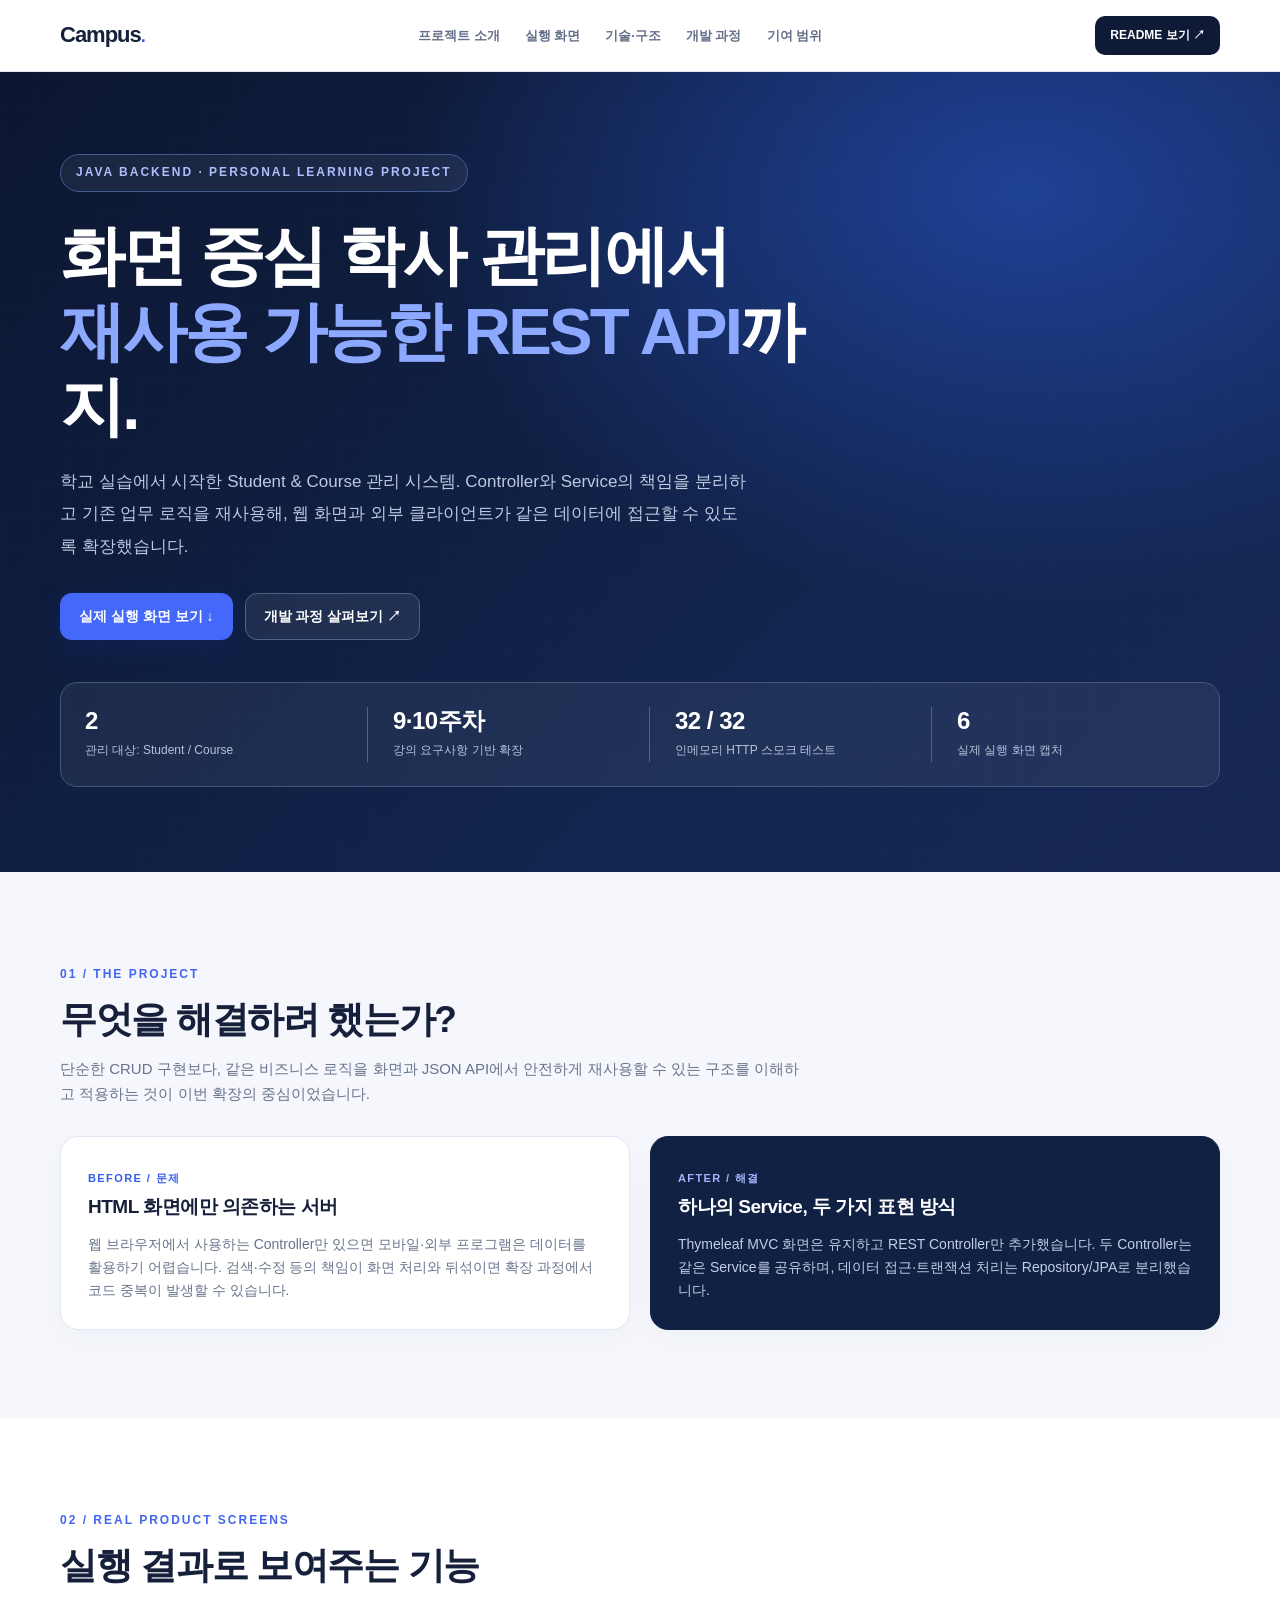
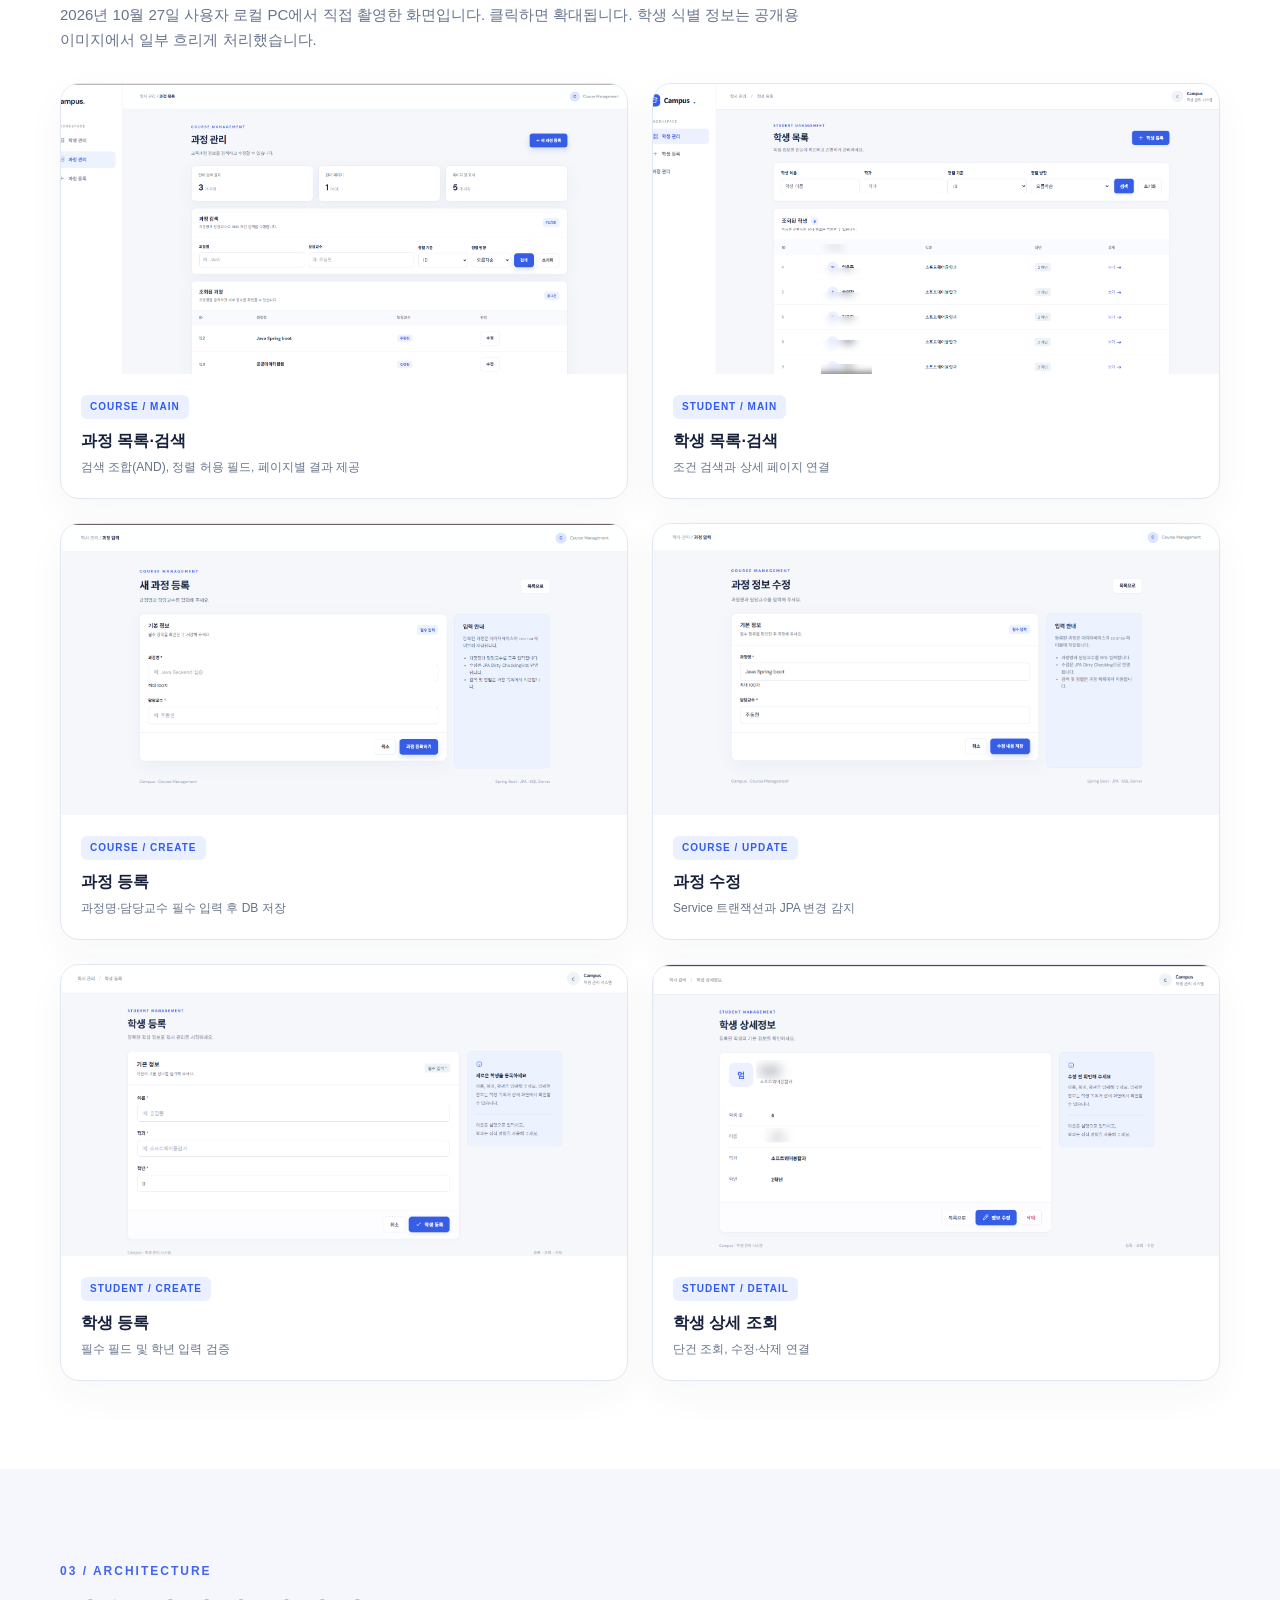
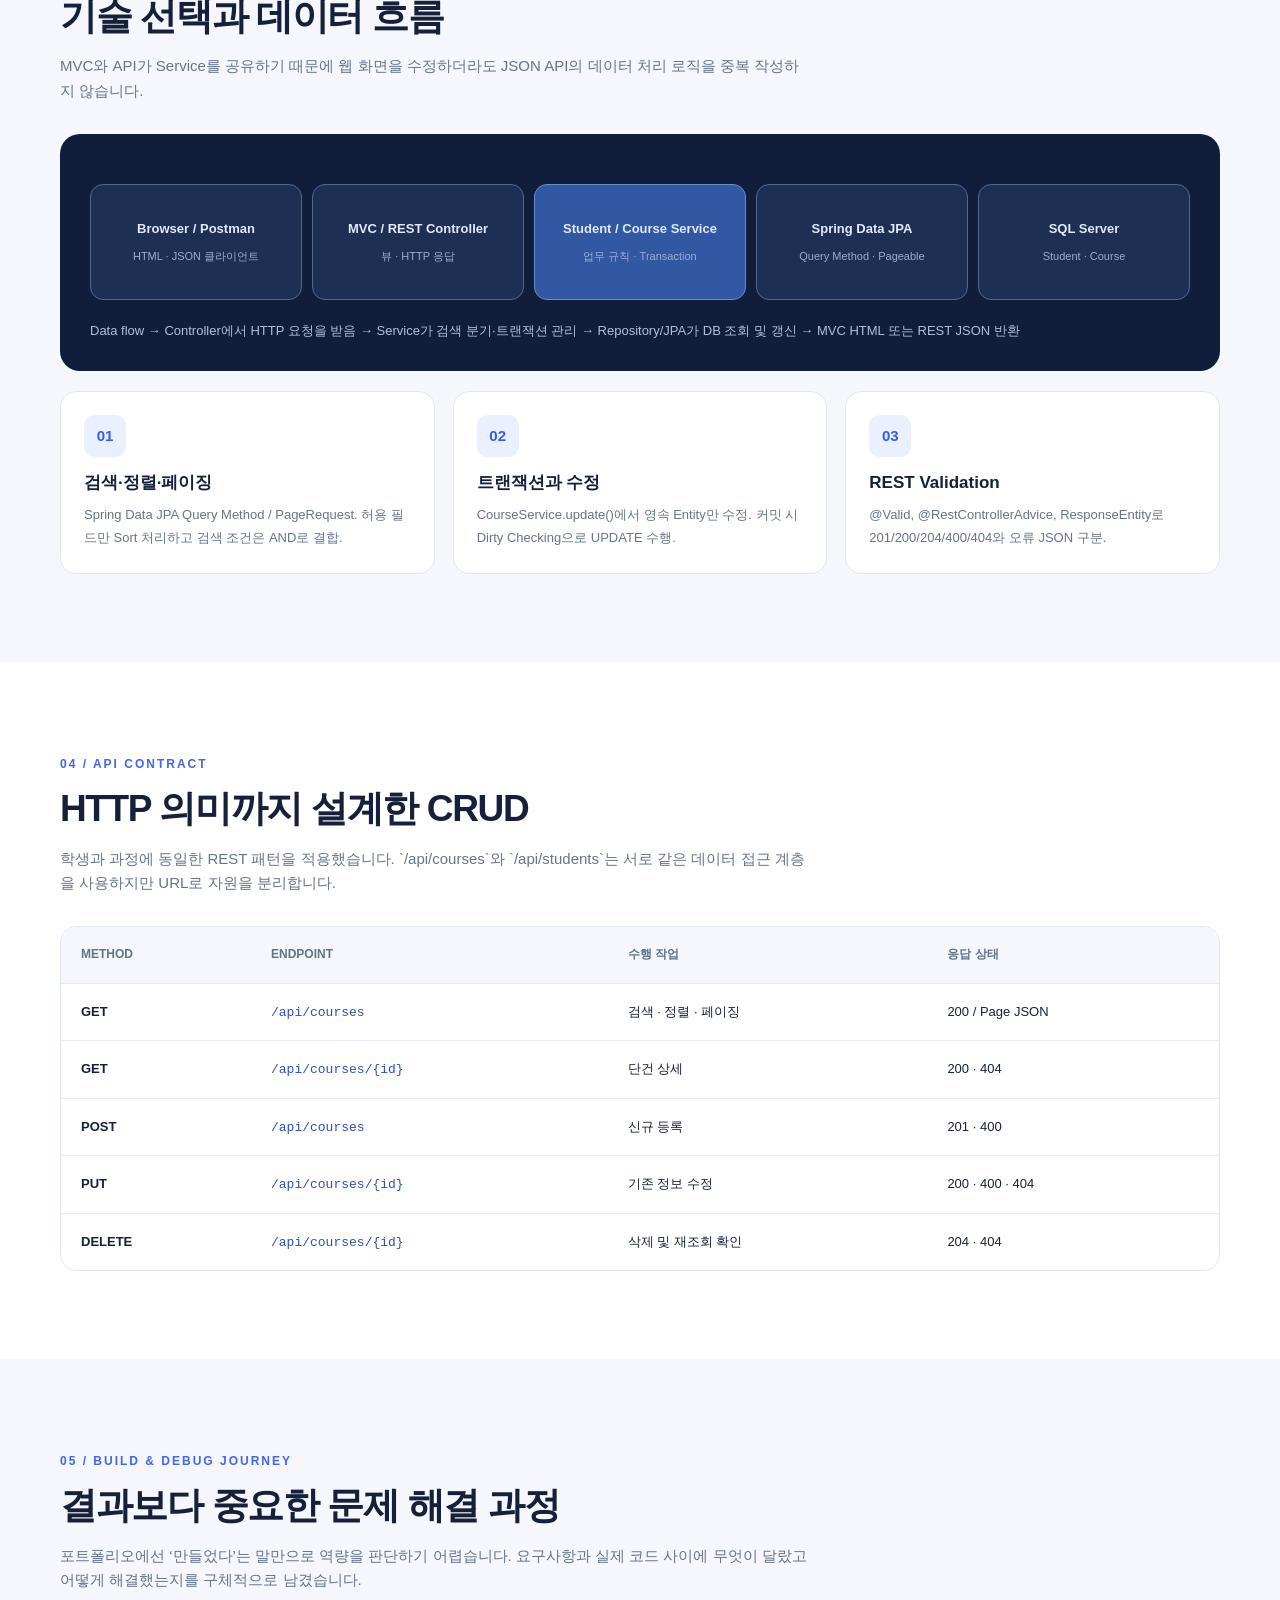
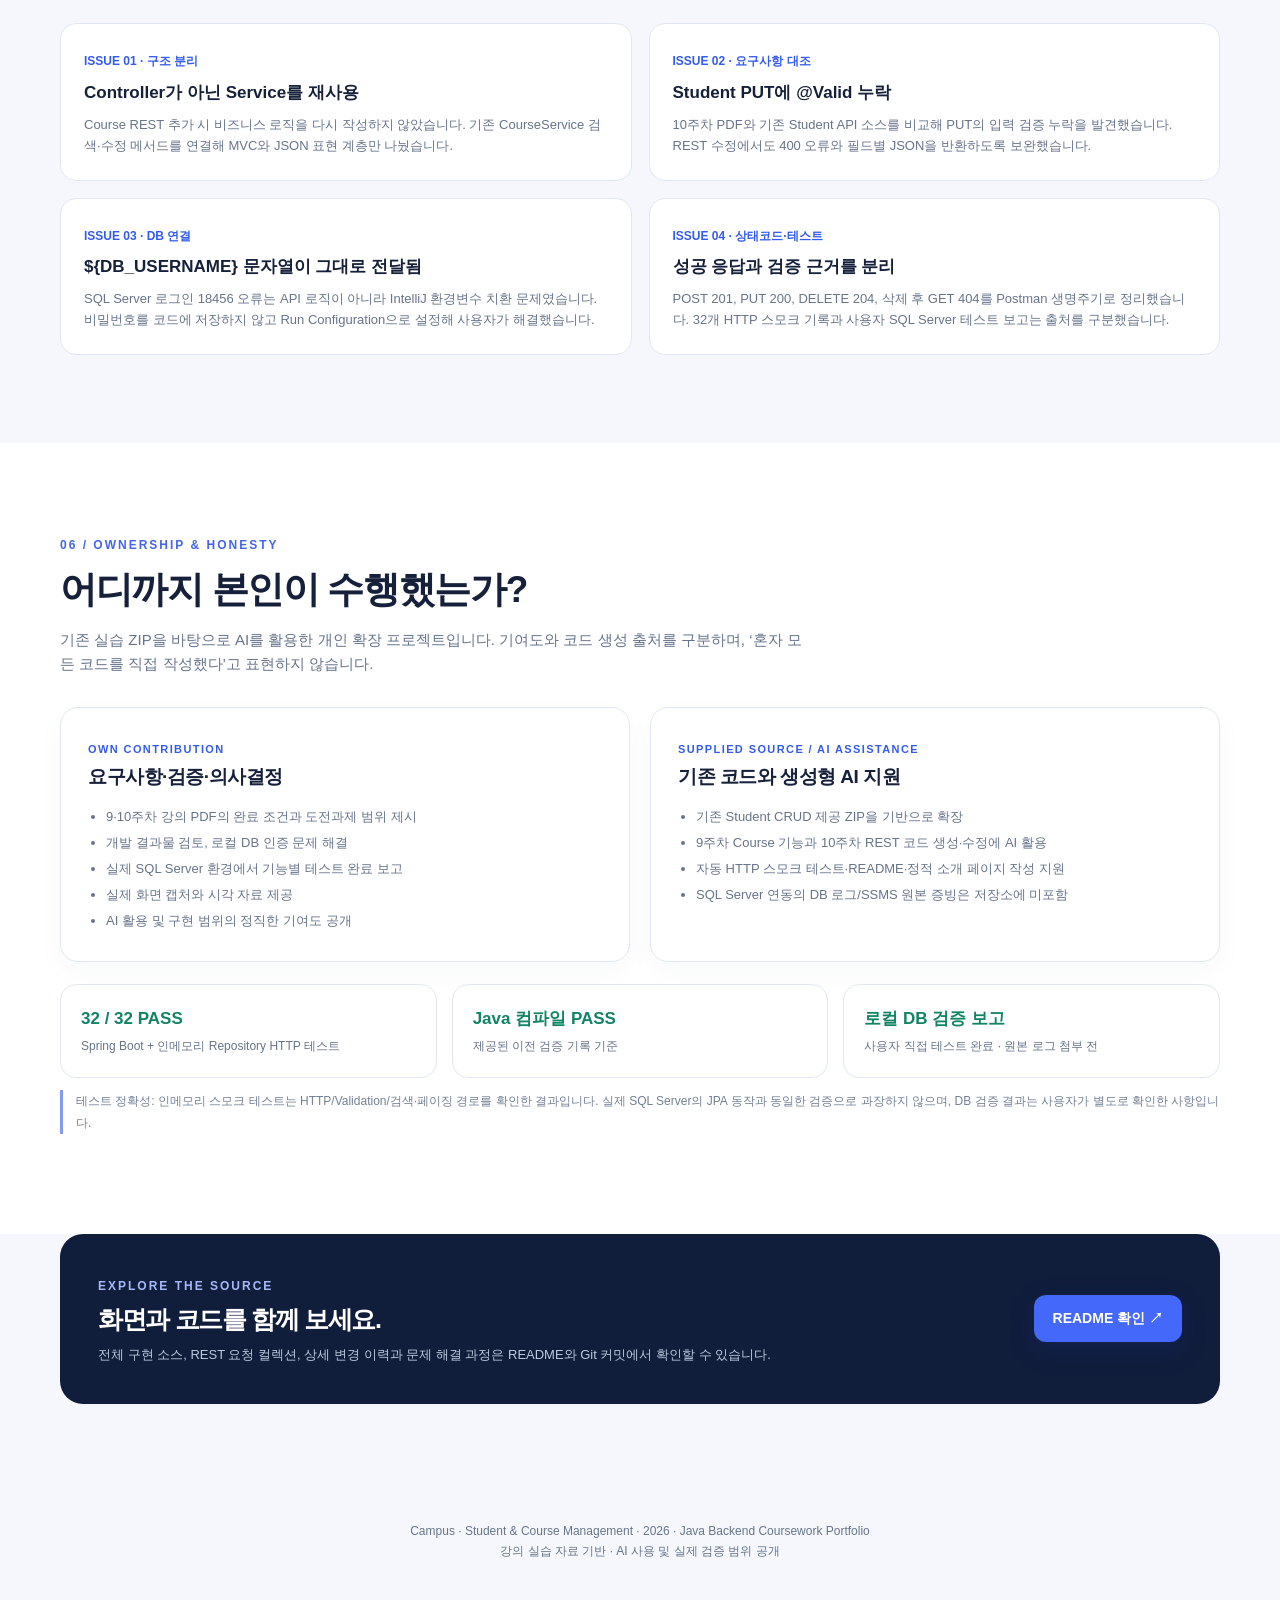
<file: docs/index.html>
<!doctype html>
<html lang="ko">
<head>
  <meta charset="utf-8" />
  <meta name="viewport" content="width=device-width, initial-scale=1" />
  <meta name="color-scheme" content="light" />
  <meta name="description" content="Campus 학사 관리 시스템 포트폴리오: Spring Boot MVC와 REST API, JPA Dirty Checking, Validation, SQL Server, 화면 및 검증 자료" />
  <title>Campus · Student & Course Management | Portfolio</title>
  <style>
    :root { --navy:#0e1a36; --blue:#335cef; --ink:#16203a; --muted:#67748b; --line:#e1e7f2; --surface:#fff; --wash:#f5f7fc; --accent:#eaf0ff; --green:#118466; }
    * { box-sizing:border-box }
    html { scroll-behavior:smooth; scroll-padding-top:86px }
    body { margin:0; font-family: "Pretendard",-apple-system,BlinkMacSystemFont,"Segoe UI","Noto Sans KR",sans-serif; color:var(--ink); background:var(--wash); line-height:1.65; overflow-wrap:anywhere }
    a { color:inherit; text-decoration:none }
    button { font:inherit }
    a:focus-visible,button:focus-visible { outline:3px solid #ffb02e; outline-offset:4px }
    .skip { position:absolute; left:-9999px; top:12px; z-index:1000; padding:10px 14px; background:white }
    .skip:focus { left:12px }
    .wrap { width:min(1160px,calc(100% - 44px)); margin:auto }
    header { position:sticky; top:0; z-index:20; height:72px; background:rgba(255,255,255,.95); backdrop-filter:blur(20px); border-bottom:1px solid var(--line) }
    .nav { height:100%; display:flex; align-items:center; justify-content:space-between; gap:18px }
    .brand { font-size:22px; font-weight:900; letter-spacing:-1px; white-space:nowrap }
    .brand small { color:var(--blue); font-size:18px }
    .nav-links { display:flex; align-items:center; gap:25px; color:#647089; font-size:13px; font-weight:700 }
    .nav-links a:hover { color:var(--blue) }
    .nav-cta { background:var(--navy); color:white; padding:10px 15px; border-radius:10px; font-size:12px; font-weight:800; white-space:nowrap }
    .hero { position:relative; overflow:hidden; color:white; background:radial-gradient(ellipse at 80% 15%,#1f4196 0,transparent 43%),linear-gradient(135deg,#0c1630 0%,#122650 70%,#162753 100%); padding:82px 0 85px }
    .hero::after { content:""; position:absolute; inset:0; background-image:linear-gradient(rgba(255,255,255,.028) 1px,transparent 1px),linear-gradient(90deg,rgba(255,255,255,.028) 1px,transparent 1px); background-size:34px 34px; opacity:.32; pointer-events:none }
    .hero .wrap { position:relative; z-index:1 }
    .eyebrow { display:inline-flex; align-items:center; gap:9px; color:#4465ed; font-size:12px; font-weight:900; letter-spacing:2px; text-transform:uppercase }
    .hero .eyebrow { color:#aebefc; border:1px solid #435a91; border-radius:100px; background:rgba(255,255,255,.06); padding:8px 15px }
    .hero h1 { font-size:clamp(34px,5.1vw,67px); letter-spacing:-2.8px; line-height:1.16; max-width:800px; margin:26px 0 21px }
    .hero h1 em { font-style:normal; color:#8da8ff }
    .hero p { font-size:17px; line-height:1.9; color:#bdc9e0; max-width:695px; margin:0 }
    .hero-actions { display:flex; flex-wrap:wrap; gap:12px; margin:30px 0 42px }
    .btn { display:inline-flex; justify-content:center; align-items:center; gap:9px; min-height:46px; padding:11px 18px; border-radius:12px; font-size:14px; font-weight:800; cursor:pointer; border:1px solid transparent; transition:transform .15s,background .15s }
    .btn:hover { transform:translateY(-2px) }
    .btn-main { background:#4468fa; color:white; box-shadow:0 8px 25px #142b7c55 }
    .btn-glass { border-color:#50628a; color:white; background:rgba(255,255,255,.07) }
    .btn-plain { color:var(--navy); border-color:var(--line); background:white }
    .stats { display:grid; grid-template-columns:repeat(4,1fr); border:1px solid #445777; border-radius:17px; background:rgba(255,255,255,.06); padding:24px; gap:18px }
    .stats div+div { border-left:1px solid #536482; padding-left:25px }
    .stats strong { display:block; font-size:24px; line-height:1.2; letter-spacing:-.5px; color:white }
    .stats span { color:#b5c2da; font-size:12px }
    section { padding:88px 0 }
    section:nth-child(odd):not(.hero) { background:#fff }
    h2 { font-size:clamp(25px,3vw,37px); letter-spacing:-1.35px; margin:8px 0 12px; line-height:1.36 }
    .intro { color:var(--muted); max-width:750px; margin:0 0 30px; font-size:15px }
    .duo { display:grid; grid-template-columns:1fr 1fr; gap:20px }
    .panel { border:1px solid var(--line); border-radius:18px; background:#fff; padding:27px; box-shadow:0 10px 30px rgba(37,52,87,.03) }
    .panel-dark { background:#102144; border-color:#102144; color:white }
    .panel h3 { font-size:19px; margin:0 0 11px; letter-spacing:-.5px }
    .panel p { margin:0; color:var(--muted); font-size:14px }
    .panel-dark p { color:#c1cee6 }
    .kicker { font-size:11px; font-weight:900; letter-spacing:1.4px; color:var(--blue); text-transform:uppercase }
    .panel-dark .kicker { color:#a2b4fb }
    .highlight { font-weight:850; color:var(--blue) }
    .gallery { display:grid; grid-template-columns:1fr 1fr; gap:24px }
    .shot { background:#fff; border:1px solid var(--line); border-radius:19px; overflow:hidden; box-shadow:0 14px 40px #2038580a }
    .shot button { border:0; padding:0; background:transparent; cursor:zoom-in; width:100%; text-align:left; display:block }
    .shot img { width:100%; aspect-ratio:1.95; object-fit:cover; object-position:top center; display:block; background:#f2f5fb; transition:transform .2s }
    .shot button:hover img { transform:scale(1.02) }
    .shot-body { padding:18px 20px 21px }
    .shot-tag { display:inline-block; font-size:10px; letter-spacing:1px; font-weight:900; color:var(--blue); background:var(--accent); padding:4px 9px; border-radius:6px }
    .shot h3 { font-size:16px; margin:9px 0 3px }
    .shot p { color:var(--muted); font-size:12px; margin:0 }
    .features { display:grid; grid-template-columns:repeat(3,1fr); gap:18px }
    .feature { border:1px solid var(--line); border-radius:16px; padding:23px; background:white }
    .feature strong { display:block; font-size:17px; margin:12px 0 6px }
    .feature p { margin:0; font-size:13px; color:var(--muted); line-height:1.8 }
    .num { background:var(--accent); border-radius:11px; color:var(--blue); width:42px; height:42px; display:grid; place-items:center; font-weight:900; font-size:15px }
    .code-arch { border-radius:20px; background:#101d3b; color:#e1e9fa; padding:30px; overflow:auto; }
    .arch { display:grid; grid-template-columns:repeat(5,minmax(0,1fr)); gap:10px; align-items:center; margin:20px 0; }
    .arch .node { min-height:116px; padding:18px 9px; border:1px solid #50678f; border-radius:13px; text-align:center; background:#1d3053; display:flex; flex-direction:column; justify-content:center; font-weight:800; font-size:13px }
    .arch .node small { font-size:11px; color:#98add1; font-weight:500; margin-top:8px }
    .arch .node.special { background:#3258a3; border-color:#6d8bce }
    .code-arch .explainer { color:#afc0dc; font-size:13px; margin:0 }
    .matrix { overflow-x:auto; border-radius:16px; border:1px solid var(--line); background:white }
    table { border-collapse:collapse; min-width:620px; width:100%; font-size:13px; text-align:left }
    th { color:#64728a; background:#f5f7fc; font-size:12px; padding:18px 20px; white-space:nowrap }
    td { padding:17px 20px; border-top:1px solid #e7ebf3; vertical-align:top }
    td code { font-family:ui-monospace,Consolas,monospace; color:#2d50c0; white-space:nowrap }
    .steps { display:grid; grid-template-columns:repeat(2,1fr); gap:17px }
    .step { border:1px solid var(--line); background:white; border-radius:16px; padding:23px }
    .step small { color:var(--blue); font-weight:900; font-size:12px }
    .step h3 { margin:5px 0 7px; font-size:17px }
    .step p { font-size:13px; color:var(--muted); margin:0 }
    .owner { display:grid; grid-template-columns:1fr 1fr; gap:20px }
    .owner .panel { height:100% }
    .owner ul { padding-left:18px; margin:11px 0 0; color:var(--muted); font-size:13px; line-height:2 }
    .test-strip { display:grid; grid-template-columns:repeat(3,1fr); gap:15px; margin:22px 0 12px }
    .test { border:1px solid var(--line); border-radius:16px; padding:20px; background:white }
    .test b { color:var(--green); font-size:17px; display:block }
    .test span { display:block; margin-top:4px; color:var(--muted); font-size:12px }
    .note { font-size:12px; color:#748096; line-height:1.85; border-left:3px solid #829bf0; padding:0 0 0 13px }
    .outro { background:#101d3b; color:#fff; border-radius:23px; padding:38px; display:flex; justify-content:space-between; gap:30px; align-items:center }
    .outro h2 { margin:4px 0 8px; font-size:25px }
    .outro p { margin:0; font-size:13px; color:#bdc9de }
    .outro .btn { white-space:nowrap }
    footer { text-align:center; padding:30px 0 60px; color:var(--muted); font-size:12px }
    dialog { width:min(1200px,94vw); max-height:94vh; border:0; border-radius:16px; padding:10px; background:white; box-shadow:0 24px 90px #040a20a8 }
    dialog::backdrop { background:#070f25ba }
    dialog img { display:block; max-width:100%; max-height:78vh; object-fit:contain; border-radius:7px; margin:auto }
    .modal-head { display:flex; justify-content:space-between; align-items:center; padding:4px 10px 10px; gap:10px; font-size:13px; font-weight:800 }
    .modal-head button { border:0; border-radius:8px; background:#edf1fa; cursor:pointer; padding:7px 11px; }
    @media(max-width:850px) {
      .nav-links { display:none }
      .stats { grid-template-columns:1fr 1fr }
      .stats div+div { border-left:0; padding-left:0 }
      .stats div:nth-child(2n) { padding-left:12px; border-left:1px solid #536482 }
      .features,.test-strip { grid-template-columns:1fr 1fr }
      .arch { grid-template-columns:1fr; }
      .arch .node { min-height:auto; padding:14px }
      .duo,.owner { grid-template-columns:1fr }
    }
    @media(max-width:620px) {
      .wrap { width:min(100% - 32px,1160px) }
      section { padding:62px 0 }
      .hero { padding:65px 0 }
      .hero h1 { letter-spacing:-1.7px }
      .hero p { font-size:14px }
      .gallery,.features,.steps,.test-strip { grid-template-columns:1fr }
      .stats { gap:16px; padding:20px }
      .stats strong { font-size:19px }
      .panel { padding:22px }
      .outro { flex-direction:column; align-items:stretch; padding:24px }
      .outro .btn { width:100% }
    }
    @media(prefers-reduced-motion:reduce){html{scroll-behavior:auto}*,*::before,*::after{transition:none!important}}
  </style>
</head>
<body>
<a class="skip" href="#main">본문 바로가기</a>
<header><div class="wrap nav">
  <a href="#top" class="brand" aria-label="Campus 포트폴리오 첫 화면">Campus<small>.</small></a>
  <nav class="nav-links" aria-label="페이지 주요 탐색">
    <a href="#overview">프로젝트 소개</a><a href="#screens">실행 화면</a><a href="#stack">기술·구조</a><a href="#process">개발 과정</a><a href="#ownership">기여 범위</a>
  </nav>
  <a class="nav-cta" href="project-readme.html">README 보기 ↗</a>
</div></header>
<main id="main">
<section class="hero" id="top"><div class="wrap">
  <span class="eyebrow">JAVA BACKEND · PERSONAL LEARNING PROJECT</span>
  <h1>화면 중심 학사 관리에서<br /><em>재사용 가능한 REST API</em>까지.</h1>
  <p>학교 실습에서 시작한 Student & Course 관리 시스템. Controller와 Service의 책임을 분리하고 기존 업무 로직을 재사용해, 웹 화면과 외부 클라이언트가 같은 데이터에 접근할 수 있도록 확장했습니다.</p>
  <div class="hero-actions"><a class="btn btn-main" href="#screens">실제 실행 화면 보기 ↓</a><a class="btn btn-glass" href="#process">개발 과정 살펴보기 ↗</a></div>
  <div class="stats" aria-label="프로젝트 주요 수치">
    <div><strong>2</strong><span>관리 대상: Student / Course</span></div>
    <div><strong>9·10주차</strong><span>강의 요구사항 기반 확장</span></div>
    <div><strong>32 / 32</strong><span>인메모리 HTTP 스모크 테스트</span></div>
    <div><strong>6</strong><span>실제 실행 화면 캡처</span></div>
  </div>
</div></section>
<section id="overview"><div class="wrap">
  <span class="eyebrow">01 / THE PROJECT</span><h2>무엇을 해결하려 했는가?</h2>
  <p class="intro">단순한 CRUD 구현보다, 같은 비즈니스 로직을 화면과 JSON API에서 안전하게 재사용할 수 있는 구조를 이해하고 적용하는 것이 이번 확장의 중심이었습니다.</p>
  <div class="duo">
    <article class="panel"><span class="kicker">BEFORE / 문제</span><h3>HTML 화면에만 의존하는 서버</h3><p>웹 브라우저에서 사용하는 Controller만 있으면 모바일·외부 프로그램은 데이터를 활용하기 어렵습니다. 검색·수정 등의 책임이 화면 처리와 뒤섞이면 확장 과정에서 코드 중복이 발생할 수 있습니다.</p></article>
    <article class="panel panel-dark"><span class="kicker">AFTER / 해결</span><h3>하나의 Service, 두 가지 표현 방식</h3><p>Thymeleaf MVC 화면은 유지하고 REST Controller만 추가했습니다. 두 Controller는 같은 Service를 공유하며, 데이터 접근·트랜잭션 처리는 Repository/JPA로 분리했습니다.</p></article>
  </div>
</div></section>
<section id="screens"><div class="wrap">
  <span class="eyebrow">02 / REAL PRODUCT SCREENS</span><h2>실행 결과로 보여주는 기능</h2>
  <p class="intro">2026년 10월 27일 사용자 로컬 PC에서 직접 촬영한 화면입니다. 클릭하면 확대됩니다. 학생 식별 정보는 공개용 이미지에서 일부 흐리게 처리했습니다.</p>
  <div class="gallery">
    <article class="shot"><button type="button" data-img="screenshots/course-list.png" data-caption="과정 관리 — 검색·정렬·페이징" aria-label="과정 목록 화면 확대"><img src="screenshots/course-list.png" alt="과정 관리 대시보드, 과정명과 교수 검색, 정렬 컨트롤" loading="lazy" /></button><div class="shot-body"><span class="shot-tag">COURSE / MAIN</span><h3>과정 목록·검색</h3><p>검색 조합(AND), 정렬 허용 필드, 페이지별 결과 제공</p></div></article>
    <article class="shot"><button type="button" data-img="screenshots/student-list.png" data-caption="학생 관리 — 이름·학과 검색, 목록" aria-label="학생 목록 화면 확대"><img src="screenshots/student-list.png" alt="학생 목록에 이름·학과 검색과 정렬 선택기가 있는 화면" loading="lazy" /></button><div class="shot-body"><span class="shot-tag">STUDENT / MAIN</span><h3>학생 목록·검색</h3><p>조건 검색과 상세 페이지 연결</p></div></article>
    <article class="shot"><button type="button" data-img="screenshots/course-create.png" data-caption="과정 등록 — 필수값 입력" aria-label="과정 등록 화면 확대"><img src="screenshots/course-create.png" alt="과정명과 담당교수를 입력하는 과정 등록 폼" loading="lazy" /></button><div class="shot-body"><span class="shot-tag">COURSE / CREATE</span><h3>과정 등록</h3><p>과정명·담당교수 필수 입력 후 DB 저장</p></div></article>
    <article class="shot"><button type="button" data-img="screenshots/course-edit.png" data-caption="과정 수정 — JPA Dirty Checking" aria-label="과정 수정 화면 확대"><img src="screenshots/course-edit.png" alt="기존 과정 정보의 이름과 교수 변경 폼" loading="lazy" /></button><div class="shot-body"><span class="shot-tag">COURSE / UPDATE</span><h3>과정 수정</h3><p>Service 트랜잭션과 JPA 변경 감지</p></div></article>
    <article class="shot"><button type="button" data-img="screenshots/student-create.png" data-caption="학생 등록 — 이름·학과·학년" aria-label="학생 등록 화면 확대"><img src="screenshots/student-create.png" alt="이름 학과 학년을 입력하는 학생 등록 폼" loading="lazy" /></button><div class="shot-body"><span class="shot-tag">STUDENT / CREATE</span><h3>학생 등록</h3><p>필수 필드 및 학년 입력 검증</p></div></article>
    <article class="shot"><button type="button" data-img="screenshots/student-detail.png" data-caption="학생 상세 조회" aria-label="학생 상세 화면 확대"><img src="screenshots/student-detail.png" alt="등록된 학생의 ID, 이름, 학과, 학년을 표시하는 상세 화면" loading="lazy" /></button><div class="shot-body"><span class="shot-tag">STUDENT / DETAIL</span><h3>학생 상세 조회</h3><p>단건 조회, 수정·삭제 연결</p></div></article>
  </div>
</div></section>
<section id="stack"><div class="wrap">
  <span class="eyebrow">03 / ARCHITECTURE</span><h2>기술 선택과 데이터 흐름</h2><p class="intro">MVC와 API가 Service를 공유하기 때문에 웹 화면을 수정하더라도 JSON API의 데이터 처리 로직을 중복 작성하지 않습니다.</p>
  <div class="code-arch"><div class="arch" role="list" aria-label="클라이언트에서 데이터베이스까지의 아키텍처">
    <div class="node" role="listitem">Browser / Postman<small>HTML · JSON 클라이언트</small></div>
    <div class="node" role="listitem">MVC / REST Controller<small>뷰 · HTTP 응답</small></div>
    <div class="node special" role="listitem">Student / Course Service<small>업무 규칙 · Transaction</small></div>
    <div class="node" role="listitem">Spring Data JPA<small>Query Method · Pageable</small></div>
    <div class="node" role="listitem">SQL Server<small>Student · Course</small></div>
  </div><p class="explainer">Data flow → Controller에서 HTTP 요청을 받음 → Service가 검색 분기·트랜잭션 관리 → Repository/JPA가 DB 조회 및 갱신 → MVC HTML 또는 REST JSON 반환</p></div>
  <div class="features" style="margin-top:20px">
    <article class="feature"><div class="num">01</div><strong>검색·정렬·페이징</strong><p>Spring Data JPA Query Method / PageRequest. 허용 필드만 Sort 처리하고 검색 조건은 AND로 결합.</p></article>
    <article class="feature"><div class="num">02</div><strong>트랜잭션과 수정</strong><p>CourseService.update()에서 영속 Entity만 수정. 커밋 시 Dirty Checking으로 UPDATE 수행.</p></article>
    <article class="feature"><div class="num">03</div><strong>REST Validation</strong><p>@Valid, @RestControllerAdvice, ResponseEntity로 201/200/204/400/404와 오류 JSON 구분.</p></article>
  </div>
</div></section>
<section id="api"><div class="wrap">
  <span class="eyebrow">04 / API CONTRACT</span><h2>HTTP 의미까지 설계한 CRUD</h2><p class="intro">학생과 과정에 동일한 REST 패턴을 적용했습니다. `/api/courses`와 `/api/students`는 서로 같은 데이터 접근 계층을 사용하지만 URL로 자원을 분리합니다.</p>
  <div class="matrix"><table><thead><tr><th>METHOD</th><th>ENDPOINT</th><th>수행 작업</th><th>응답 상태</th></tr></thead><tbody>
  <tr><td><b>GET</b></td><td><code>/api/courses</code></td><td>검색 · 정렬 · 페이징</td><td>200 / Page JSON</td></tr>
  <tr><td><b>GET</b></td><td><code>/api/courses/{id}</code></td><td>단건 상세</td><td>200 · 404</td></tr>
  <tr><td><b>POST</b></td><td><code>/api/courses</code></td><td>신규 등록</td><td>201 · 400</td></tr>
  <tr><td><b>PUT</b></td><td><code>/api/courses/{id}</code></td><td>기존 정보 수정</td><td>200 · 400 · 404</td></tr>
  <tr><td><b>DELETE</b></td><td><code>/api/courses/{id}</code></td><td>삭제 및 재조회 확인</td><td>204 · 404</td></tr>
  </tbody></table></div>
</div></section>
<section id="process"><div class="wrap">
  <span class="eyebrow">05 / BUILD & DEBUG JOURNEY</span><h2>결과보다 중요한 문제 해결 과정</h2>
  <p class="intro">포트폴리오에선 ‘만들었다’는 말만으로 역량을 판단하기 어렵습니다. 요구사항과 실제 코드 사이에 무엇이 달랐고 어떻게 해결했는지를 구체적으로 남겼습니다.</p>
  <div class="steps">
    <article class="step"><small>ISSUE 01 · 구조 분리</small><h3>Controller가 아닌 Service를 재사용</h3><p>Course REST 추가 시 비즈니스 로직을 다시 작성하지 않았습니다. 기존 CourseService 검색·수정 메서드를 연결해 MVC와 JSON 표현 계층만 나눴습니다.</p></article>
    <article class="step"><small>ISSUE 02 · 요구사항 대조</small><h3>Student PUT에 @Valid 누락</h3><p>10주차 PDF와 기존 Student API 소스를 비교해 PUT의 입력 검증 누락을 발견했습니다. REST 수정에서도 400 오류와 필드별 JSON을 반환하도록 보완했습니다.</p></article>
    <article class="step"><small>ISSUE 03 · DB 연결</small><h3>${DB_USERNAME} 문자열이 그대로 전달됨</h3><p>SQL Server 로그인 18456 오류는 API 로직이 아니라 IntelliJ 환경변수 치환 문제였습니다. 비밀번호를 코드에 저장하지 않고 Run Configuration으로 설정해 사용자가 해결했습니다.</p></article>
    <article class="step"><small>ISSUE 04 · 상태코드·테스트</small><h3>성공 응답과 검증 근거를 분리</h3><p>POST 201, PUT 200, DELETE 204, 삭제 후 GET 404를 Postman 생명주기로 정리했습니다. 32개 HTTP 스모크 기록과 사용자 SQL Server 테스트 보고는 출처를 구분했습니다.</p></article>
  </div>
</div></section>
<section id="ownership"><div class="wrap">
  <span class="eyebrow">06 / OWNERSHIP & HONESTY</span><h2>어디까지 본인이 수행했는가?</h2>
  <p class="intro">기존 실습 ZIP을 바탕으로 AI를 활용한 개인 확장 프로젝트입니다. 기여도와 코드 생성 출처를 구분하며, ‘혼자 모든 코드를 직접 작성했다’고 표현하지 않습니다.</p>
  <div class="owner">
    <article class="panel"><span class="kicker">OWN CONTRIBUTION</span><h3>요구사항·검증·의사결정</h3><ul><li>9·10주차 강의 PDF의 완료 조건과 도전과제 범위 제시</li><li>개발 결과물 검토, 로컬 DB 인증 문제 해결</li><li>실제 SQL Server 환경에서 기능별 테스트 완료 보고</li><li>실제 화면 캡처와 시각 자료 제공</li><li>AI 활용 및 구현 범위의 정직한 기여도 공개</li></ul></article>
    <article class="panel"><span class="kicker">SUPPLIED SOURCE / AI ASSISTANCE</span><h3>기존 코드와 생성형 AI 지원</h3><ul><li>기존 Student CRUD 제공 ZIP을 기반으로 확장</li><li>9주차 Course 기능과 10주차 REST 코드 생성·수정에 AI 활용</li><li>자동 HTTP 스모크 테스트·README·정적 소개 페이지 작성 지원</li><li>SQL Server 연동의 DB 로그/SSMS 원본 증빙은 저장소에 미포함</li></ul></article>
  </div>
  <div class="test-strip">
    <div class="test"><b>32 / 32 PASS</b><span>Spring Boot + 인메모리 Repository HTTP 테스트</span></div>
    <div class="test"><b>Java 컴파일 PASS</b><span>제공된 이전 검증 기록 기준</span></div>
    <div class="test"><b>로컬 DB 검증 보고</b><span>사용자 직접 테스트 완료 · 원본 로그 첨부 전</span></div>
  </div><p class="note">테스트 정확성: 인메모리 스모크 테스트는 HTTP/Validation/검색·페이징 경로를 확인한 결과입니다. 실제 SQL Server의 JPA 동작과 동일한 검증으로 과장하지 않으며, DB 검증 결과는 사용자가 별도로 확인한 사항입니다.</p>
</div></section>
<section style="background:var(--wash); padding-top:0"><div class="wrap"><div class="outro"><div><span class="eyebrow" style="color:#a7b8fa">EXPLORE THE SOURCE</span><h2>화면과 코드를 함께 보세요.</h2><p>전체 구현 소스, REST 요청 컬렉션, 상세 변경 이력과 문제 해결 과정은 README와 Git 커밋에서 확인할 수 있습니다.</p></div><a href="project-readme.html" class="btn btn-main">README 확인 ↗</a></div></div></section>
</main>
<footer><div class="wrap">Campus · Student & Course Management · 2026 · Java Backend Coursework Portfolio<br/>강의 실습 자료 기반 · AI 사용 및 실제 검증 범위 공개</div></footer>
<dialog id="zoomDialog" aria-label="실행 화면 확대 보기"><div class="modal-head"><span id="zoomTitle"></span><button type="button" id="closeDialog" aria-label="이미지 확대 창 닫기">닫기 ✕</button></div><img id="zoomImage" alt="확대한 실행 화면" /></dialog>
<script>
  const dialog = document.getElementById('zoomDialog');
  const zoom = document.getElementById('zoomImage');
  const title = document.getElementById('zoomTitle');
  for (const button of document.querySelectorAll('[data-img]')) {
    button.addEventListener('click', () => {
      zoom.src = button.getAttribute('data-img');
      zoom.alt = button.querySelector('img').alt;
      title.textContent = button.getAttribute('data-caption');
      if (typeof dialog.showModal === 'function') dialog.showModal();
      else window.open(zoom.src, '_blank', 'noopener');
    });
  }
  document.getElementById('closeDialog').addEventListener('click', () => dialog.close());
  dialog.addEventListener('click', (event) => { if(event.target === dialog) dialog.close(); });
</script>
</body></html>
</file>
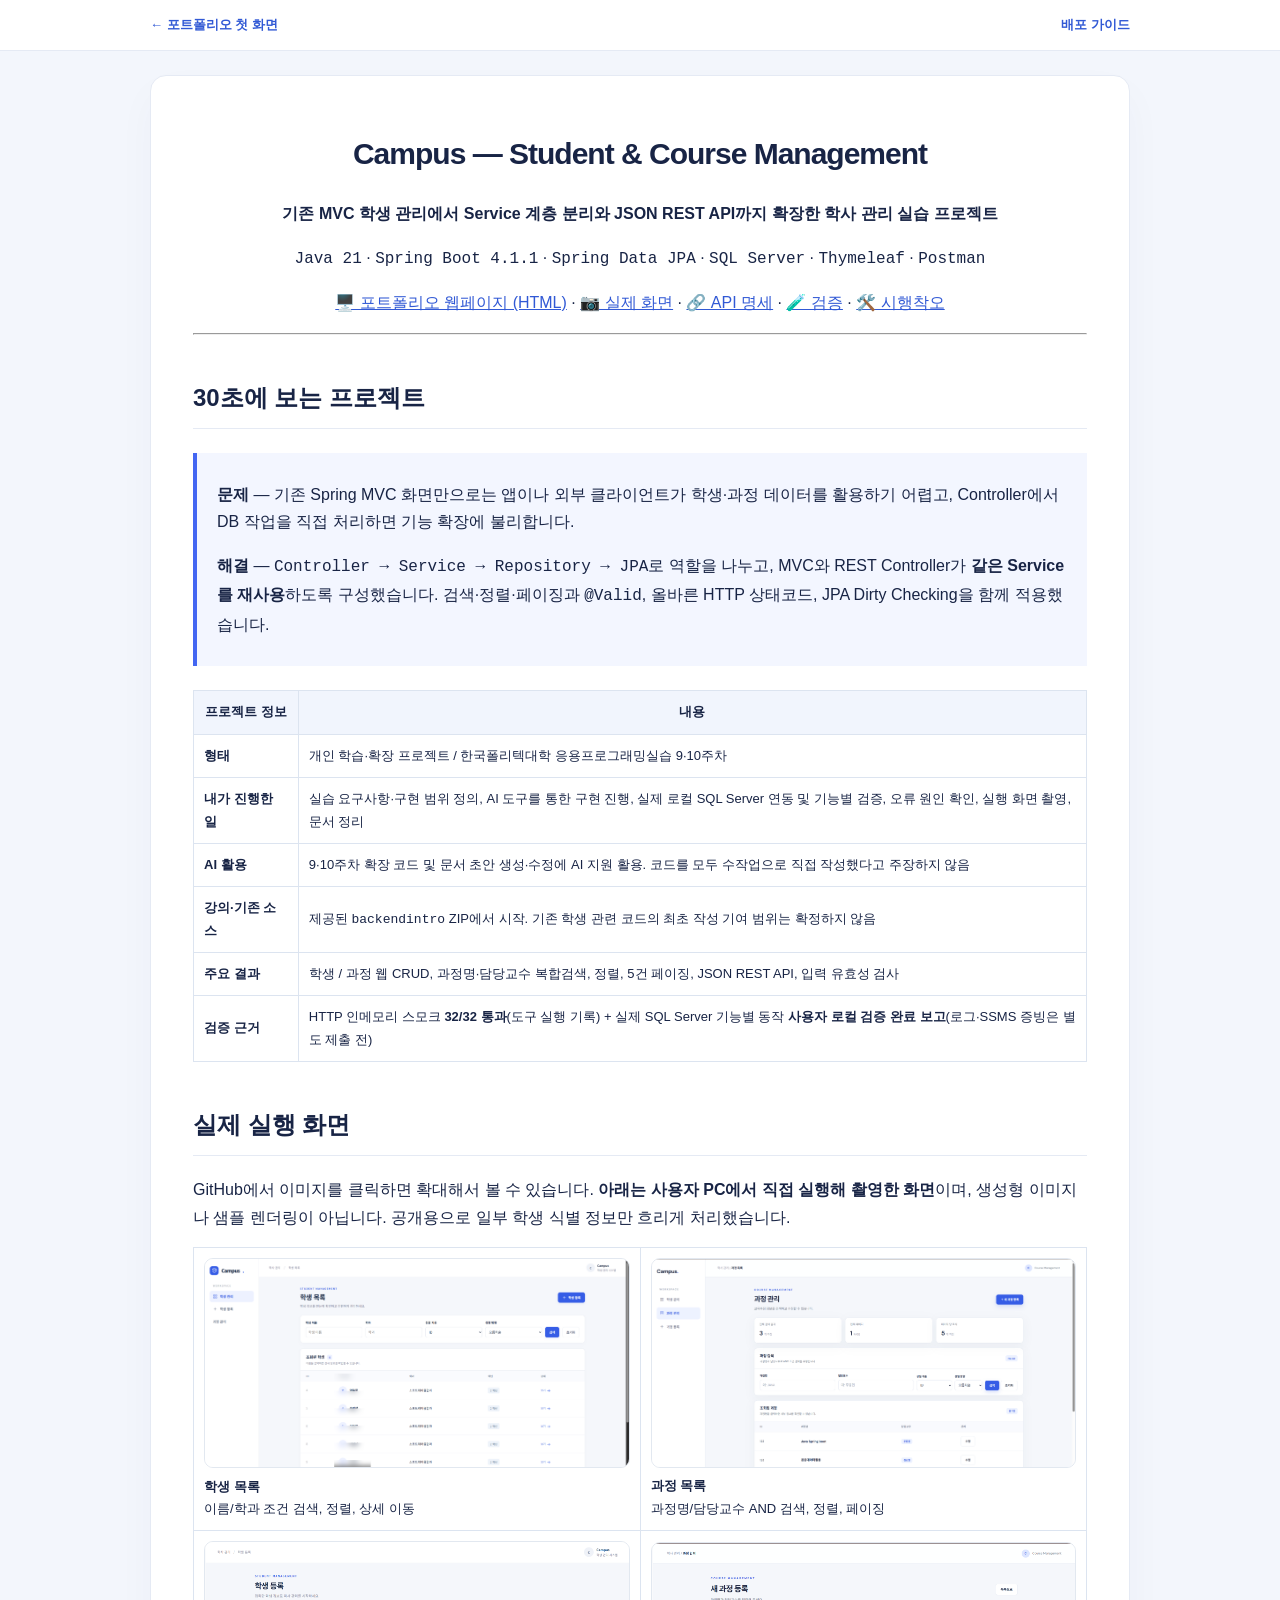
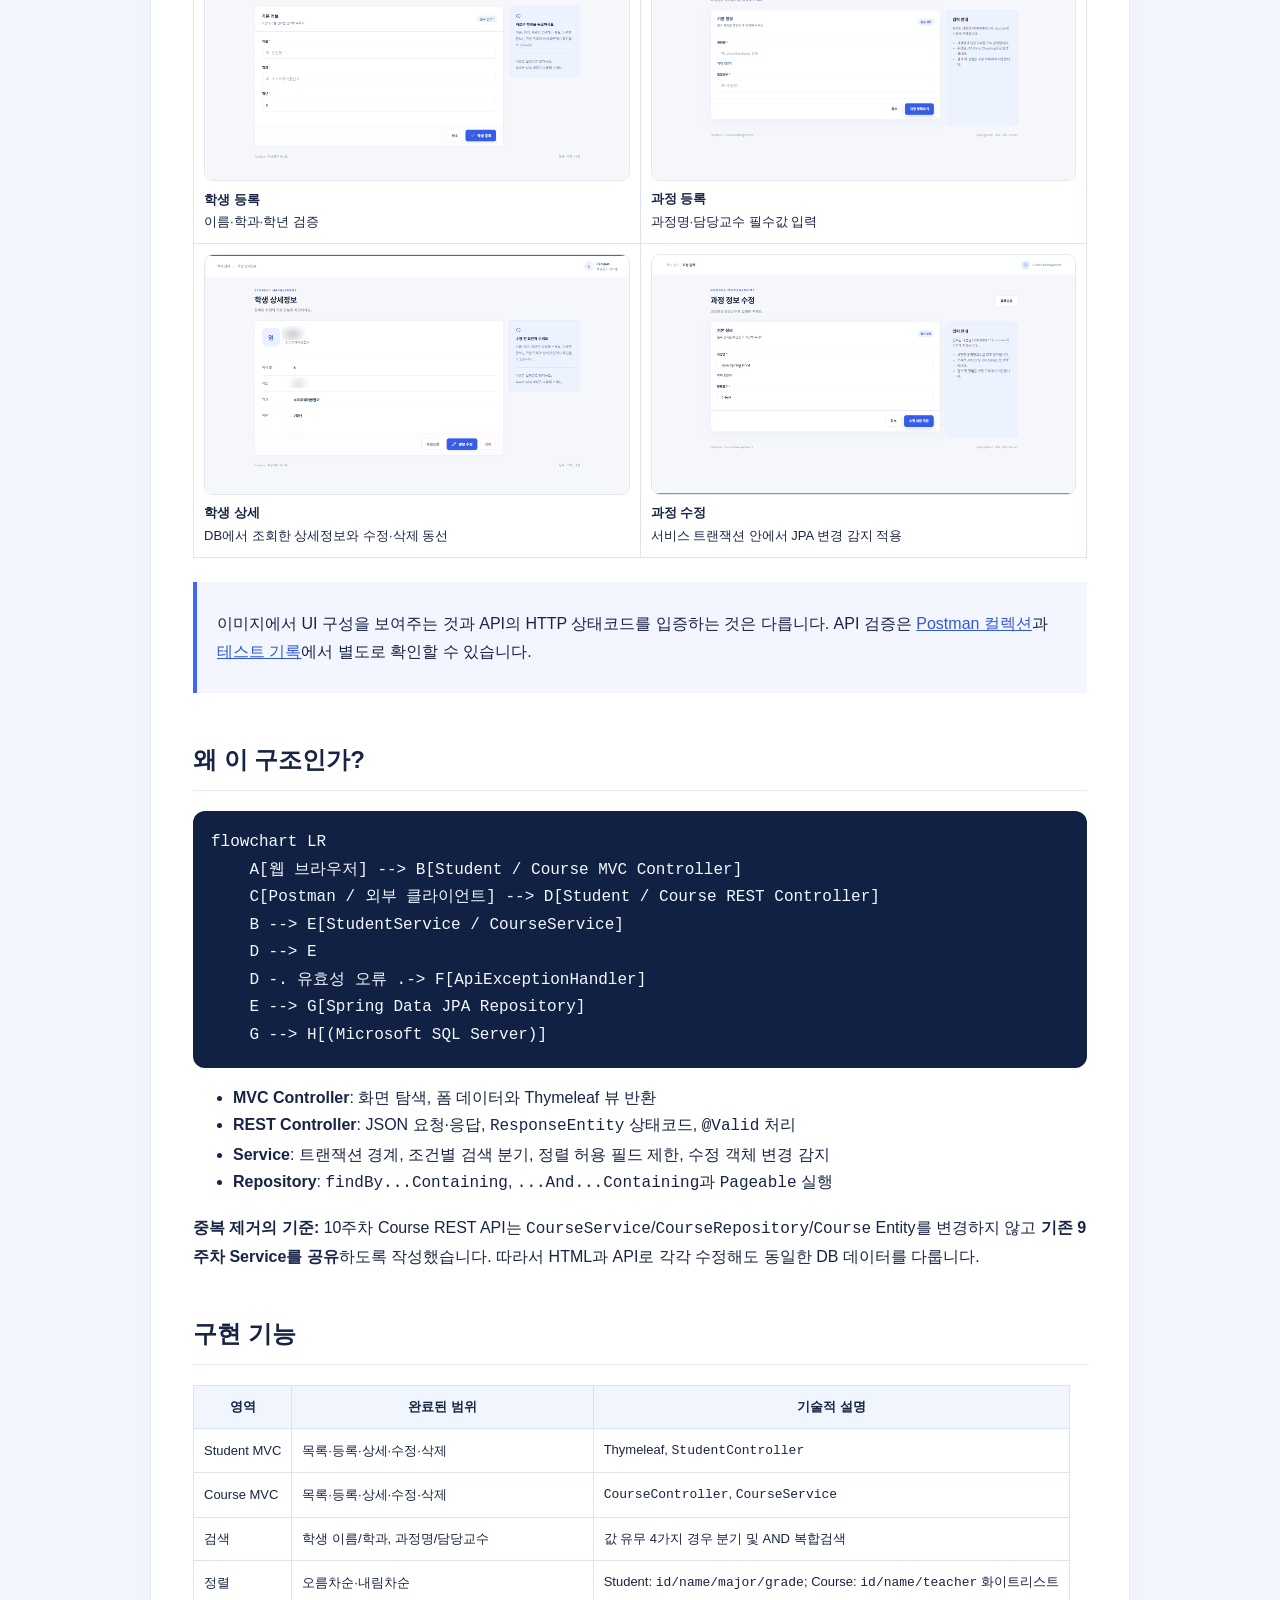
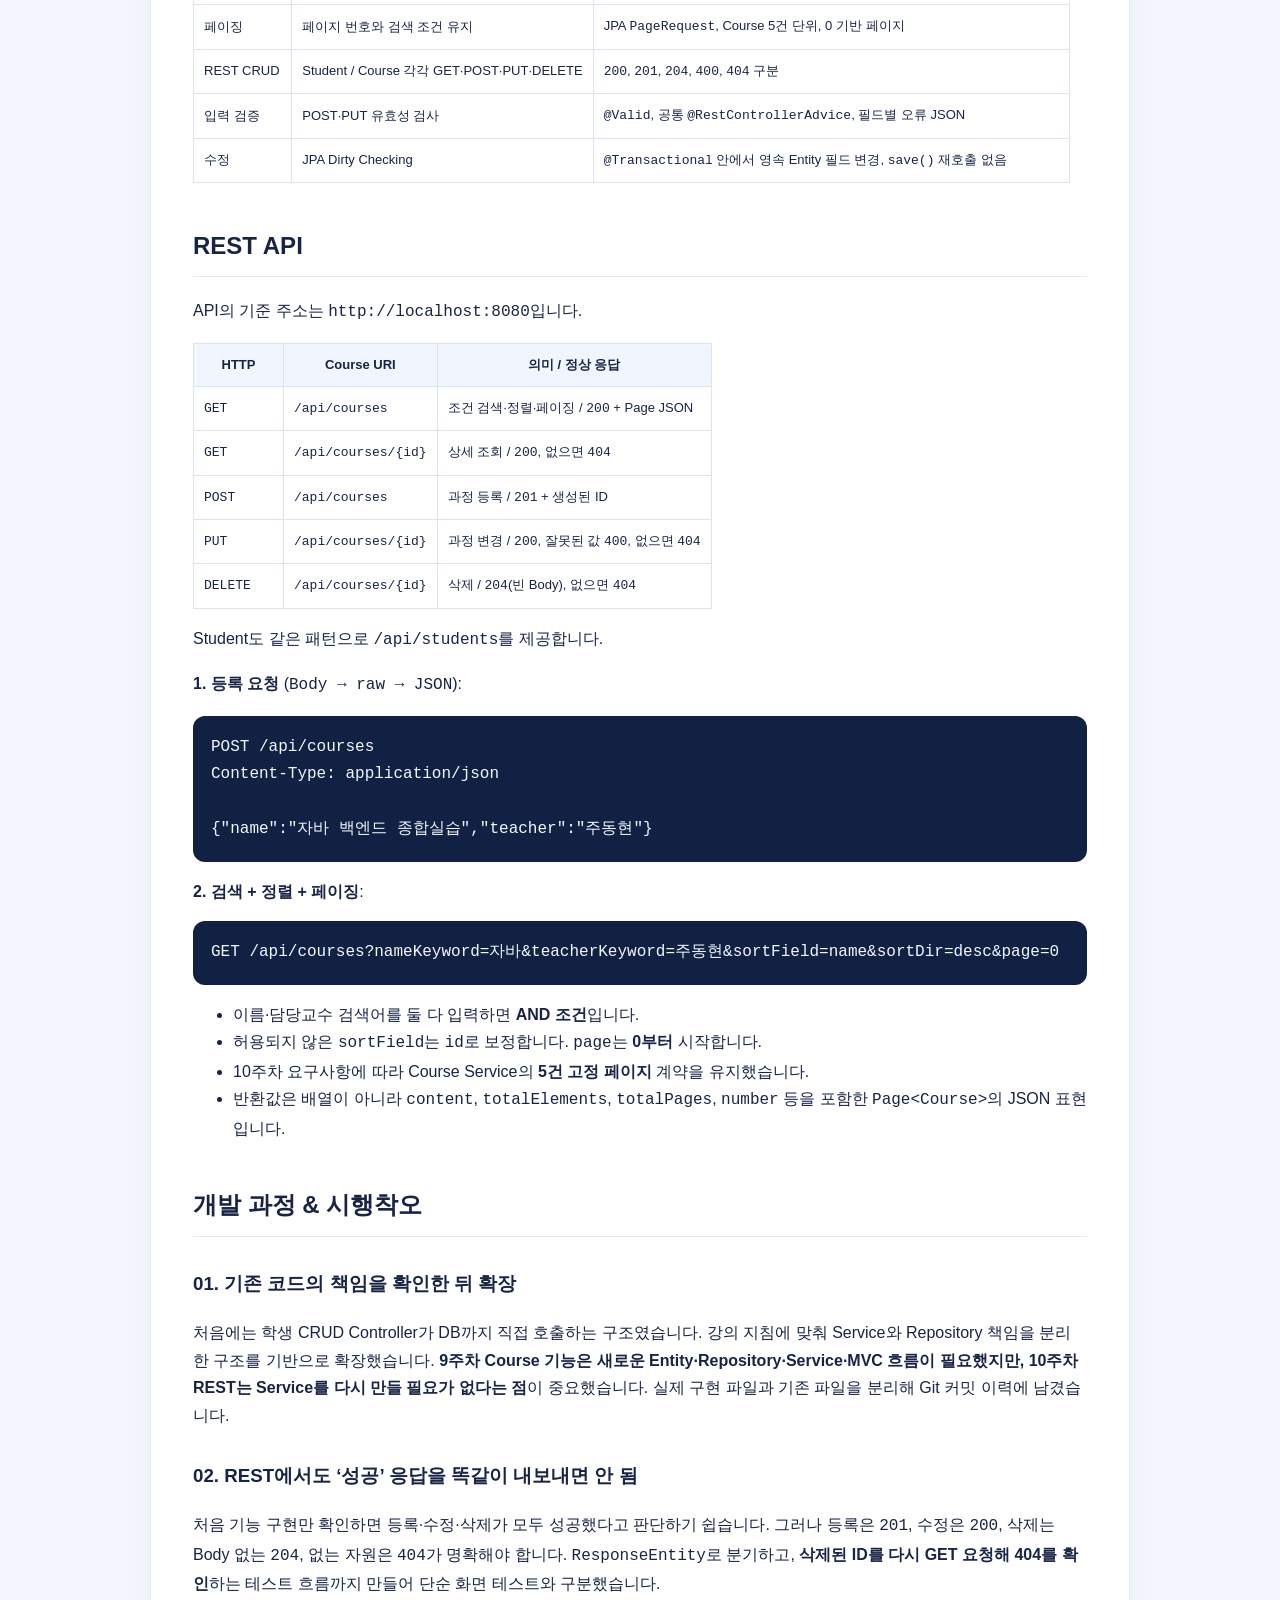
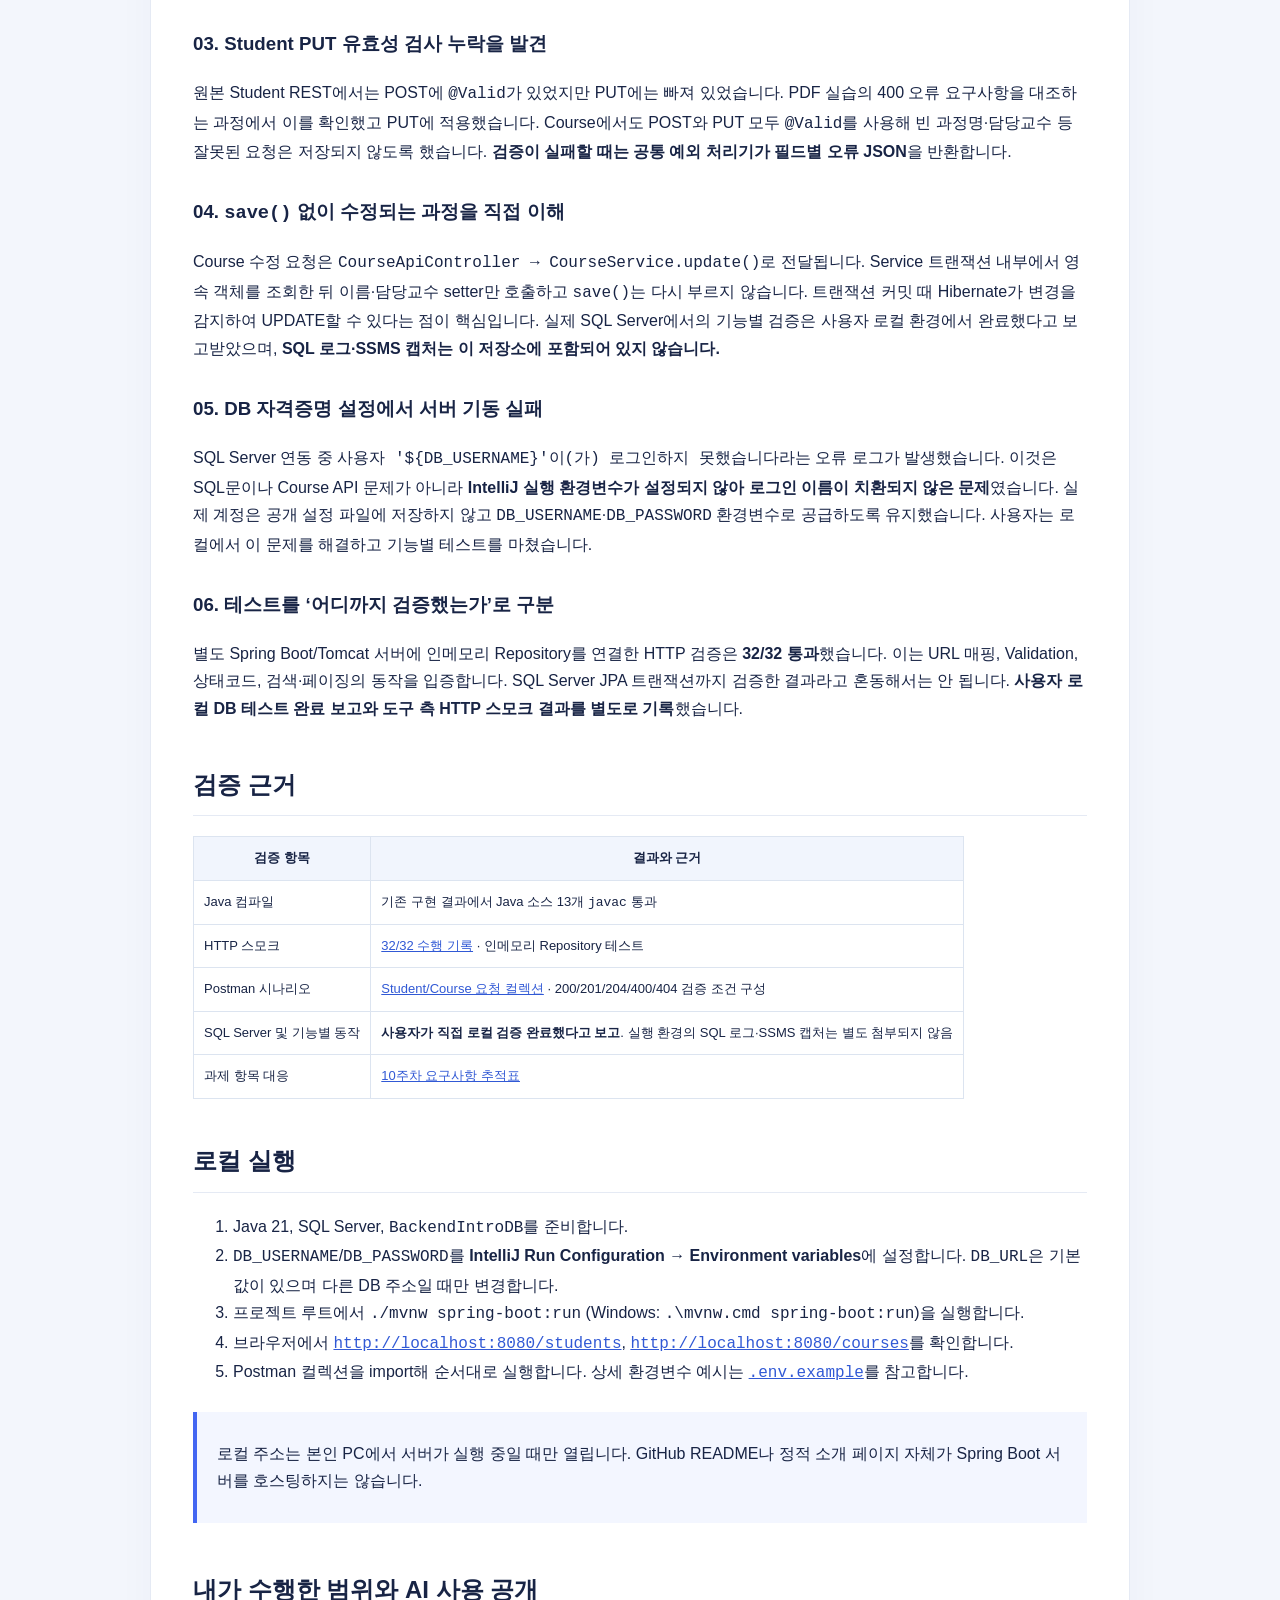
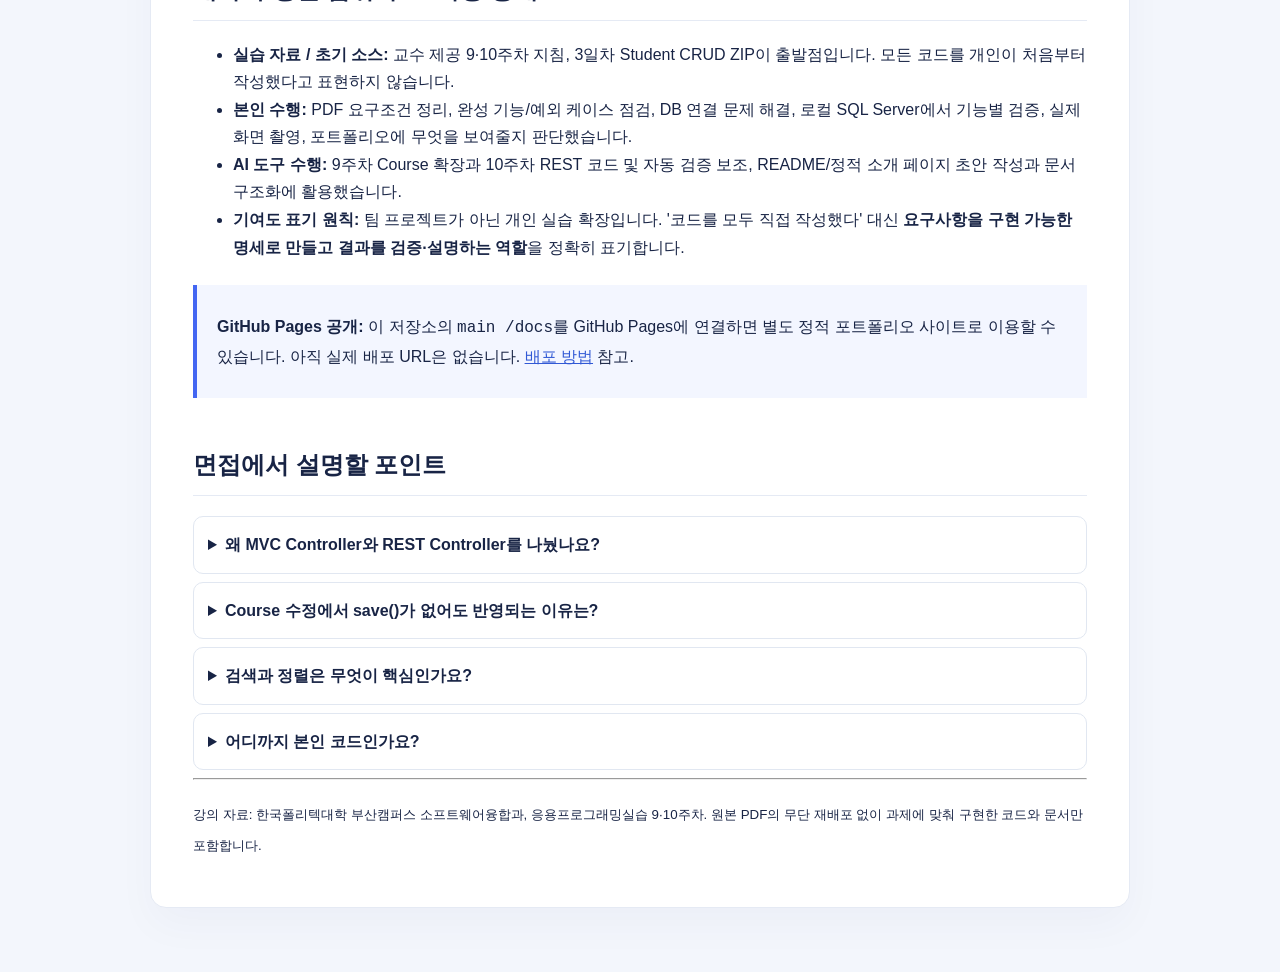
<file: docs/project-readme.html>
<!doctype html><html lang="ko"><head><meta charset="utf-8"><meta name="viewport" content="width=device-width,initial-scale=1"><title>Campus · Full README</title><style>
:root{color-scheme:light}*{box-sizing:border-box}body{font-family:-apple-system,BlinkMacSystemFont,"Segoe UI","Noto Sans KR",sans-serif;background:#f3f6fc;color:#182445;line-height:1.72;margin:0}a{color:#3159d5}a:hover{text-decoration:underline}header{position:sticky;top:0;background:#fff;border-bottom:1px solid #e5eaf4;padding:14px max(20px,calc((100% - 980px)/2));z-index:2;display:flex;justify-content:space-between;gap:10px;font-size:13px}header a{text-decoration:none;font-weight:800}main{max-width:980px;margin:24px auto 60px;background:white;border:1px solid #e5eaf4;border-radius:16px;padding:32px 42px;box-shadow:0 18px 40px #152e5008}h1{font-size:30px;letter-spacing:-1px}h2{border-bottom:1px solid #e5eaf4;padding-top:22px;padding-bottom:10px}h3{padding-top:12px}table{display:block;overflow:auto;border-collapse:collapse;width:100%;font-size:13px}th,td{border:1px solid #dce4f0;padding:10px;min-width:90px}th{background:#f1f5fd}img{max-width:100%;height:auto;border:1px solid #e2e8f0;border-radius:9px}code{font-family:ui-monospace,Consolas,monospace;overflow-wrap:normal}pre{max-width:100%;overflow:auto;background:#112143;color:#f3f8ff;padding:18px;border-radius:12px}blockquote{margin:24px 0;padding:12px 20px;border-left:4px solid #4366f2;background:#f3f6ff}details{border:1px solid #e1e7f1;padding:14px;border-radius:10px;margin:8px 0}summary{cursor:pointer}main>div:first-child{text-align:center}footer{color:#69758c;text-align:center;font-size:12px;padding:0 12px 48px}@media(max-width:700px){main{margin:0 auto;background:white;padding:18px;border:0;border-radius:0}header{padding:14px}h1{font-size:23px}}</style></head><body><header><a href="index.html">← 포트폴리오 첫 화면</a><a href="PUBLISHING.md">배포 가이드</a></header><main><div align="center">

<h1>Campus — Student &amp; Course Management</h1>
<p><strong>기존 MVC 학생 관리에서 Service 계층 분리와 JSON REST API까지 확장한 학사 관리 실습 프로젝트</strong></p>
<p><code>Java 21</code> · <code>Spring Boot 4.1.1</code> · <code>Spring Data JPA</code> · <code>SQL Server</code> · <code>Thymeleaf</code> · <code>Postman</code></p>
<p><a href="index.html">🖥️ 포트폴리오 웹페이지 (HTML)</a> · <a href="#%EC%8B%A4%EC%A0%9C-%EC%8B%A4%ED%96%89-%ED%99%94%EB%A9%B4">📷 실제 화면</a> · <a href="#rest-api">🔗 API 명세</a> · <a href="#%EA%B2%80%EC%A6%9D-%EA%B7%BC%EA%B1%B0">🧪 검증</a> · <a href="#%EA%B0%9C%EB%B0%9C-%EA%B3%BC%EC%A0%95--%EC%8B%9C%ED%96%89%EC%B0%A9%EC%98%A4">🛠️ 시행착오</a></p>
</div>

<hr />
<h2>30초에 보는 프로젝트</h2>
<blockquote>
<p><strong>문제</strong> — 기존 Spring MVC 화면만으로는 앱이나 외부 클라이언트가 학생·과정 데이터를 활용하기 어렵고, Controller에서 DB 작업을 직접 처리하면 기능 확장에 불리합니다.</p>
<p><strong>해결</strong> — <code>Controller → Service → Repository → JPA</code>로 역할을 나누고, MVC와 REST Controller가 <strong>같은 Service를 재사용</strong>하도록 구성했습니다. 검색·정렬·페이징과 <code>@Valid</code>, 올바른 HTTP 상태코드, JPA Dirty Checking을 함께 적용했습니다.</p>
</blockquote>
<table>
<thead>
<tr>
  <th>프로젝트 정보</th>
  <th>내용</th>
</tr>
</thead>
<tbody>
<tr>
  <td><strong>형태</strong></td>
  <td>개인 학습·확장 프로젝트 / 한국폴리텍대학 응용프로그래밍실습 9·10주차</td>
</tr>
<tr>
  <td><strong>내가 진행한 일</strong></td>
  <td>실습 요구사항·구현 범위 정의, AI 도구를 통한 구현 진행, 실제 로컬 SQL Server 연동 및 기능별 검증, 오류 원인 확인, 실행 화면 촬영, 문서 정리</td>
</tr>
<tr>
  <td><strong>AI 활용</strong></td>
  <td>9·10주차 확장 코드 및 문서 초안 생성·수정에 AI 지원 활용. 코드를 모두 수작업으로 직접 작성했다고 주장하지 않음</td>
</tr>
<tr>
  <td><strong>강의·기존 소스</strong></td>
  <td>제공된 <code>backendintro</code> ZIP에서 시작. 기존 학생 관련 코드의 최초 작성 기여 범위는 확정하지 않음</td>
</tr>
<tr>
  <td><strong>주요 결과</strong></td>
  <td>학생 / 과정 웹 CRUD, 과정명·담당교수 복합검색, 정렬, 5건 페이징, JSON REST API, 입력 유효성 검사</td>
</tr>
<tr>
  <td><strong>검증 근거</strong></td>
  <td>HTTP 인메모리 스모크 <strong>32/32 통과</strong>(도구 실행 기록) + 실제 SQL Server 기능별 동작 <strong>사용자 로컬 검증 완료 보고</strong>(로그·SSMS 증빙은 별도 제출 전)</td>
</tr>
</tbody>
</table>
<h2>실제 실행 화면</h2>
<p>GitHub에서 이미지를 클릭하면 확대해서 볼 수 있습니다. <strong>아래는 사용자 PC에서 직접 실행해 촬영한 화면</strong>이며, 생성형 이미지나 샘플 렌더링이 아닙니다. 공개용으로 일부 학생 식별 정보만 흐리게 처리했습니다.</p>
<table>
<tr><td width="50%">
<a href="screenshots/student-list.png"><img src="screenshots/student-list.png" alt="학생 목록 - 검색, 정렬과 학생 테이블" width="100%" /></a>
<strong>학생 목록</strong><br/>이름/학과 조건 검색, 정렬, 상세 이동
</td><td width="50%">
<a href="screenshots/course-list.png"><img src="screenshots/course-list.png" alt="과정 목록 - 현황 카드, 조건 검색, 정렬과 목록" width="100%" /></a>
<strong>과정 목록</strong><br/>과정명/담당교수 AND 검색, 정렬, 페이징
</td></tr>
<tr><td>
<a href="screenshots/student-create.png"><img src="screenshots/student-create.png" alt="학생 등록 입력 화면" width="100%" /></a>
<strong>학생 등록</strong><br/>이름·학과·학년 검증
</td><td>
<a href="screenshots/course-create.png"><img src="screenshots/course-create.png" alt="새 교육과정 등록 화면" width="100%" /></a>
<strong>과정 등록</strong><br/>과정명·담당교수 필수값 입력
</td></tr>
<tr><td>
<a href="screenshots/student-detail.png"><img src="screenshots/student-detail.png" alt="학생 상세 정보 확인 화면" width="100%" /></a>
<strong>학생 상세</strong><br/>DB에서 조회한 상세정보와 수정·삭제 동선
</td><td>
<a href="screenshots/course-edit.png"><img src="screenshots/course-edit.png" alt="기존 과정의 이름과 담당교수를 수정하는 화면" width="100%" /></a>
<strong>과정 수정</strong><br/>서비스 트랜잭션 안에서 JPA 변경 감지 적용
</td></tr>
</table>

<blockquote>
<p>이미지에서 UI 구성을 보여주는 것과 API의 HTTP 상태코드를 입증하는 것은 다릅니다. API 검증은 <a href="downloads/Week10-REST-CRUD.postman_collection.json">Postman 컬렉션</a>과 <a href="week10-http-smoke-results.json">테스트 기록</a>에서 별도로 확인할 수 있습니다.</p>
</blockquote>
<h2>왜 이 구조인가?</h2>
<pre><code class="language-mermaid">flowchart LR
    A[웹 브라우저] --&gt; B[Student / Course MVC Controller]
    C[Postman / 외부 클라이언트] --&gt; D[Student / Course REST Controller]
    B --&gt; E[StudentService / CourseService]
    D --&gt; E
    D -. 유효성 오류 .-&gt; F[ApiExceptionHandler]
    E --&gt; G[Spring Data JPA Repository]
    G --&gt; H[(Microsoft SQL Server)]
</code></pre>
<ul>
<li><strong>MVC Controller</strong>: 화면 탐색, 폼 데이터와 Thymeleaf 뷰 반환</li>
<li><strong>REST Controller</strong>: JSON 요청·응답, <code>ResponseEntity</code> 상태코드, <code>@Valid</code> 처리</li>
<li><strong>Service</strong>: 트랜잭션 경계, 조건별 검색 분기, 정렬 허용 필드 제한, 수정 객체 변경 감지</li>
<li><strong>Repository</strong>: <code>findBy...Containing</code>, <code>...And...Containing</code>과 <code>Pageable</code> 실행</li>
</ul>
<p><strong>중복 제거의 기준:</strong> 10주차 Course REST API는 <code>CourseService</code>/<code>CourseRepository</code>/<code>Course</code> Entity를 변경하지 않고 <strong>기존 9주차 Service를 공유</strong>하도록 작성했습니다. 따라서 HTML과 API로 각각 수정해도 동일한 DB 데이터를 다룹니다.</p>
<h2>구현 기능</h2>
<table>
<thead>
<tr>
  <th>영역</th>
  <th>완료된 범위</th>
  <th>기술적 설명</th>
</tr>
</thead>
<tbody>
<tr>
  <td>Student MVC</td>
  <td>목록·등록·상세·수정·삭제</td>
  <td>Thymeleaf, <code>StudentController</code></td>
</tr>
<tr>
  <td>Course MVC</td>
  <td>목록·등록·상세·수정·삭제</td>
  <td><code>CourseController</code>, <code>CourseService</code></td>
</tr>
<tr>
  <td>검색</td>
  <td>학생 이름/학과, 과정명/담당교수</td>
  <td>값 유무 4가지 경우 분기 및 AND 복합검색</td>
</tr>
<tr>
  <td>정렬</td>
  <td>오름차순·내림차순</td>
  <td>Student: <code>id/name/major/grade</code>; Course: <code>id/name/teacher</code> 화이트리스트</td>
</tr>
<tr>
  <td>페이징</td>
  <td>페이지 번호와 검색 조건 유지</td>
  <td>JPA <code>PageRequest</code>, Course 5건 단위, 0 기반 페이지</td>
</tr>
<tr>
  <td>REST CRUD</td>
  <td>Student / Course 각각 GET·POST·PUT·DELETE</td>
  <td><code>200</code>, <code>201</code>, <code>204</code>, <code>400</code>, <code>404</code> 구분</td>
</tr>
<tr>
  <td>입력 검증</td>
  <td>POST·PUT 유효성 검사</td>
  <td><code>@Valid</code>, 공통 <code>@RestControllerAdvice</code>, 필드별 오류 JSON</td>
</tr>
<tr>
  <td>수정</td>
  <td>JPA Dirty Checking</td>
  <td><code>@Transactional</code> 안에서 영속 Entity 필드 변경, <code>save()</code> 재호출 없음</td>
</tr>
</tbody>
</table>
<h2>REST API</h2>
<p>API의 기준 주소는 <code>http://localhost:8080</code>입니다.</p>
<table>
<thead>
<tr>
  <th>HTTP</th>
  <th>Course URI</th>
  <th>의미 / 정상 응답</th>
</tr>
</thead>
<tbody>
<tr>
  <td><code>GET</code></td>
  <td><code>/api/courses</code></td>
  <td>조건 검색·정렬·페이징 / <code>200</code> + Page JSON</td>
</tr>
<tr>
  <td><code>GET</code></td>
  <td><code>/api/courses/{id}</code></td>
  <td>상세 조회 / <code>200</code>, 없으면 <code>404</code></td>
</tr>
<tr>
  <td><code>POST</code></td>
  <td><code>/api/courses</code></td>
  <td>과정 등록 / <code>201</code> + 생성된 ID</td>
</tr>
<tr>
  <td><code>PUT</code></td>
  <td><code>/api/courses/{id}</code></td>
  <td>과정 변경 / <code>200</code>, 잘못된 값 <code>400</code>, 없으면 <code>404</code></td>
</tr>
<tr>
  <td><code>DELETE</code></td>
  <td><code>/api/courses/{id}</code></td>
  <td>삭제 / <code>204</code>(빈 Body), 없으면 <code>404</code></td>
</tr>
</tbody>
</table>
<p>Student도 같은 패턴으로 <code>/api/students</code>를 제공합니다.</p>
<p><strong>1. 등록 요청</strong> (<code>Body → raw → JSON</code>):</p>
<pre><code class="language-http">POST /api/courses
Content-Type: application/json

{&quot;name&quot;:&quot;자바 백엔드 종합실습&quot;,&quot;teacher&quot;:&quot;주동현&quot;}
</code></pre>
<p><strong>2. 검색 + 정렬 + 페이징</strong>:</p>
<pre><code class="language-http">GET /api/courses?nameKeyword=자바&amp;teacherKeyword=주동현&amp;sortField=name&amp;sortDir=desc&amp;page=0
</code></pre>
<ul>
<li>이름·담당교수 검색어를 둘 다 입력하면 <strong>AND 조건</strong>입니다.</li>
<li>허용되지 않은 <code>sortField</code>는 <code>id</code>로 보정합니다. <code>page</code>는 <strong>0부터</strong> 시작합니다.</li>
<li>10주차 요구사항에 따라 Course Service의 <strong>5건 고정 페이지</strong> 계약을 유지했습니다.</li>
<li>반환값은 배열이 아니라 <code>content</code>, <code>totalElements</code>, <code>totalPages</code>, <code>number</code> 등을 포함한 <code>Page&lt;Course&gt;</code>의 JSON 표현입니다.</li>
</ul>
<h2>개발 과정 &amp; 시행착오</h2>
<h3>01. 기존 코드의 책임을 확인한 뒤 확장</h3>
<p>처음에는 학생 CRUD Controller가 DB까지 직접 호출하는 구조였습니다. 강의 지침에 맞춰 Service와 Repository 책임을 분리한 구조를 기반으로 확장했습니다. <strong>9주차 Course 기능은 새로운 Entity·Repository·Service·MVC 흐름이 필요했지만, 10주차 REST는 Service를 다시 만들 필요가 없다는 점</strong>이 중요했습니다. 실제 구현 파일과 기존 파일을 분리해 Git 커밋 이력에 남겼습니다.</p>
<h3>02. REST에서도 ‘성공’ 응답을 똑같이 내보내면 안 됨</h3>
<p>처음 기능 구현만 확인하면 등록·수정·삭제가 모두 성공했다고 판단하기 쉽습니다. 그러나 등록은 <code>201</code>, 수정은 <code>200</code>, 삭제는 Body 없는 <code>204</code>, 없는 자원은 <code>404</code>가 명확해야 합니다. <code>ResponseEntity</code>로 분기하고, <strong>삭제된 ID를 다시 GET 요청해 404를 확인</strong>하는 테스트 흐름까지 만들어 단순 화면 테스트와 구분했습니다.</p>
<h3>03. Student PUT 유효성 검사 누락을 발견</h3>
<p>원본 Student REST에서는 POST에 <code>@Valid</code>가 있었지만 PUT에는 빠져 있었습니다. PDF 실습의 400 오류 요구사항을 대조하는 과정에서 이를 확인했고 PUT에 적용했습니다. Course에서도 POST와 PUT 모두 <code>@Valid</code>를 사용해 빈 과정명·담당교수 등 잘못된 요청은 저장되지 않도록 했습니다. <strong>검증이 실패할 때는 공통 예외 처리기가 필드별 오류 JSON</strong>을 반환합니다.</p>
<h3>04. <code>save()</code> 없이 수정되는 과정을 직접 이해</h3>
<p>Course 수정 요청은 <code>CourseApiController → CourseService.update()</code>로 전달됩니다. Service 트랜잭션 내부에서 영속 객체를 조회한 뒤 이름·담당교수 setter만 호출하고 <code>save()</code>는 다시 부르지 않습니다. 트랜잭션 커밋 때 Hibernate가 변경을 감지하여 UPDATE할 수 있다는 점이 핵심입니다. 실제 SQL Server에서의 기능별 검증은 사용자 로컬 환경에서 완료했다고 보고받았으며, <strong>SQL 로그·SSMS 캡처는 이 저장소에 포함되어 있지 않습니다.</strong></p>
<h3>05. DB 자격증명 설정에서 서버 기동 실패</h3>
<p>SQL Server 연동 중 <code>사용자 '${DB_USERNAME}'이(가) 로그인하지 못했습니다</code>라는 오류 로그가 발생했습니다. 이것은 SQL문이나 Course API 문제가 아니라 <strong>IntelliJ 실행 환경변수가 설정되지 않아 로그인 이름이 치환되지 않은 문제</strong>였습니다. 실제 계정은 공개 설정 파일에 저장하지 않고 <code>DB_USERNAME</code>·<code>DB_PASSWORD</code> 환경변수로 공급하도록 유지했습니다. 사용자는 로컬에서 이 문제를 해결하고 기능별 테스트를 마쳤습니다.</p>
<h3>06. 테스트를 ‘어디까지 검증했는가’로 구분</h3>
<p>별도 Spring Boot/Tomcat 서버에 인메모리 Repository를 연결한 HTTP 검증은 <strong>32/32 통과</strong>했습니다. 이는 URL 매핑, Validation, 상태코드, 검색·페이징의 동작을 입증합니다. SQL Server JPA 트랜잭션까지 검증한 결과라고 혼동해서는 안 됩니다. <strong>사용자 로컬 DB 테스트 완료 보고와 도구 측 HTTP 스모크 결과를 별도로 기록</strong>했습니다.</p>
<h2>검증 근거</h2>
<table>
<thead>
<tr>
  <th>검증 항목</th>
  <th>결과와 근거</th>
</tr>
</thead>
<tbody>
<tr>
  <td>Java 컴파일</td>
  <td>기존 구현 결과에서 Java 소스 13개 <code>javac</code> 통과</td>
</tr>
<tr>
  <td>HTTP 스모크</td>
  <td><a href="week10-http-smoke-results.json">32/32 수행 기록</a> · 인메모리 Repository 테스트</td>
</tr>
<tr>
  <td>Postman 시나리오</td>
  <td><a href="downloads/Week10-REST-CRUD.postman_collection.json">Student/Course 요청 컬렉션</a> · 200/201/204/400/404 검증 조건 구성</td>
</tr>
<tr>
  <td>SQL Server 및 기능별 동작</td>
  <td><strong>사용자가 직접 로컬 검증 완료했다고 보고</strong>. 실행 환경의 SQL 로그·SSMS 캡처는 별도 첨부되지 않음</td>
</tr>
<tr>
  <td>과제 항목 대응</td>
  <td><a href="week10-requirements.md">10주차 요구사항 추적표</a></td>
</tr>
</tbody>
</table>
<h2>로컬 실행</h2>
<ol>
<li>Java 21, SQL Server, <code>BackendIntroDB</code>를 준비합니다.</li>
<li><code>DB_USERNAME</code>/<code>DB_PASSWORD</code>를 <strong>IntelliJ Run Configuration → Environment variables</strong>에 설정합니다. <code>DB_URL</code>은 기본값이 있으며 다른 DB 주소일 때만 변경합니다.</li>
<li>프로젝트 루트에서 <code>./mvnw spring-boot:run</code> (Windows: <code>.\mvnw.cmd spring-boot:run</code>)을 실행합니다.</li>
<li>브라우저에서 <a href="http://localhost:8080/students"><code>http://localhost:8080/students</code></a>, <a href="http://localhost:8080/courses"><code>http://localhost:8080/courses</code></a>를 확인합니다.</li>
<li>Postman 컬렉션을 import해 순서대로 실행합니다. 상세 환경변수 예시는 <a href="downloads/env-example.txt"><code>.env.example</code></a>를 참고합니다.</li>
</ol>
<blockquote>
<p>로컬 주소는 본인 PC에서 서버가 실행 중일 때만 열립니다. GitHub README나 정적 소개 페이지 자체가 Spring Boot 서버를 호스팅하지는 않습니다.</p>
</blockquote>
<h2>내가 수행한 범위와 AI 사용 공개</h2>
<ul>
<li><strong>실습 자료 / 초기 소스:</strong> 교수 제공 9·10주차 지침, 3일차 Student CRUD ZIP이 출발점입니다. 모든 코드를 개인이 처음부터 작성했다고 표현하지 않습니다.</li>
<li><strong>본인 수행:</strong> PDF 요구조건 정리, 완성 기능/예외 케이스 점검, DB 연결 문제 해결, 로컬 SQL Server에서 기능별 검증, 실제 화면 촬영, 포트폴리오에 무엇을 보여줄지 판단했습니다.</li>
<li><strong>AI 도구 수행:</strong> 9주차 Course 확장과 10주차 REST 코드 및 자동 검증 보조, README/정적 소개 페이지 초안 작성과 문서 구조화에 활용했습니다.</li>
<li><strong>기여도 표기 원칙:</strong> 팀 프로젝트가 아닌 개인 실습 확장입니다. '코드를 모두 직접 작성했다' 대신 <strong>요구사항을 구현 가능한 명세로 만들고 결과를 검증·설명하는 역할</strong>을 정확히 표기합니다.</li>
</ul>
<blockquote>
<p><strong>GitHub Pages 공개:</strong> 이 저장소의 <code>main /docs</code>를 GitHub Pages에 연결하면 별도 정적 포트폴리오 사이트로 이용할 수 있습니다. 아직 실제 배포 URL은 없습니다. <a href="PUBLISHING.md">배포 방법</a> 참고.</p>
</blockquote>
<h2>면접에서 설명할 포인트</h2>
<details><summary><strong>왜 MVC Controller와 REST Controller를 나눴나요?</strong></summary>HTML을 렌더링하는 클라이언트와 JSON이 필요한 클라이언트의 응답 표현이 다르기 때문입니다. 데이터 작업과 트랜잭션은 같은 Service로 재사용합니다.</details>
<details><summary><strong>Course 수정에서 save()가 없어도 반영되는 이유는?</strong></summary>@Transactional 경계 안에서 조회한 Entity는 영속 상태이고, Hibernate가 필드 변경을 감지하여 커밋/flush 단계에서 UPDATE합니다. 트랜잭션 범위 밖의 detached Entity에는 같은 보장이 없습니다.</details>
<details><summary><strong>검색과 정렬은 무엇이 핵심인가요?</strong></summary>이름/교수 입력 조합을 네 가지로 분리하고, URL에서 받은 정렬 필드는 허용 목록만 사용합니다. Pageable로 DB 차원에서 목록 크기와 정렬을 제한합니다.</details>
<details><summary><strong>어디까지 본인 코드인가요?</strong></summary>기존 강의 실습 ZIP을 기반으로 생성형 AI 지원을 받아 확장했습니다. 요구사항 정의, 검증 시나리오 점검, 로컬 데이터베이스 검증과 화면 캡처 등 실제 수행 범위를 구분해 설명합니다.</details>

<hr />
<p><sub>강의 자료: 한국폴리텍대학 부산캠퍼스 소프트웨어융합과, 응용프로그래밍실습 9·10주차. 원본 PDF의 무단 재배포 없이 과제에 맞춰 구현한 코드와 문서만 포함합니다.</sub></p>
</main><footer>전체 README 내용을 별도 읽기 페이지로 제공하며, 저장소 루트 README.md가 문서 원본입니다.</footer></body></html>
</file>
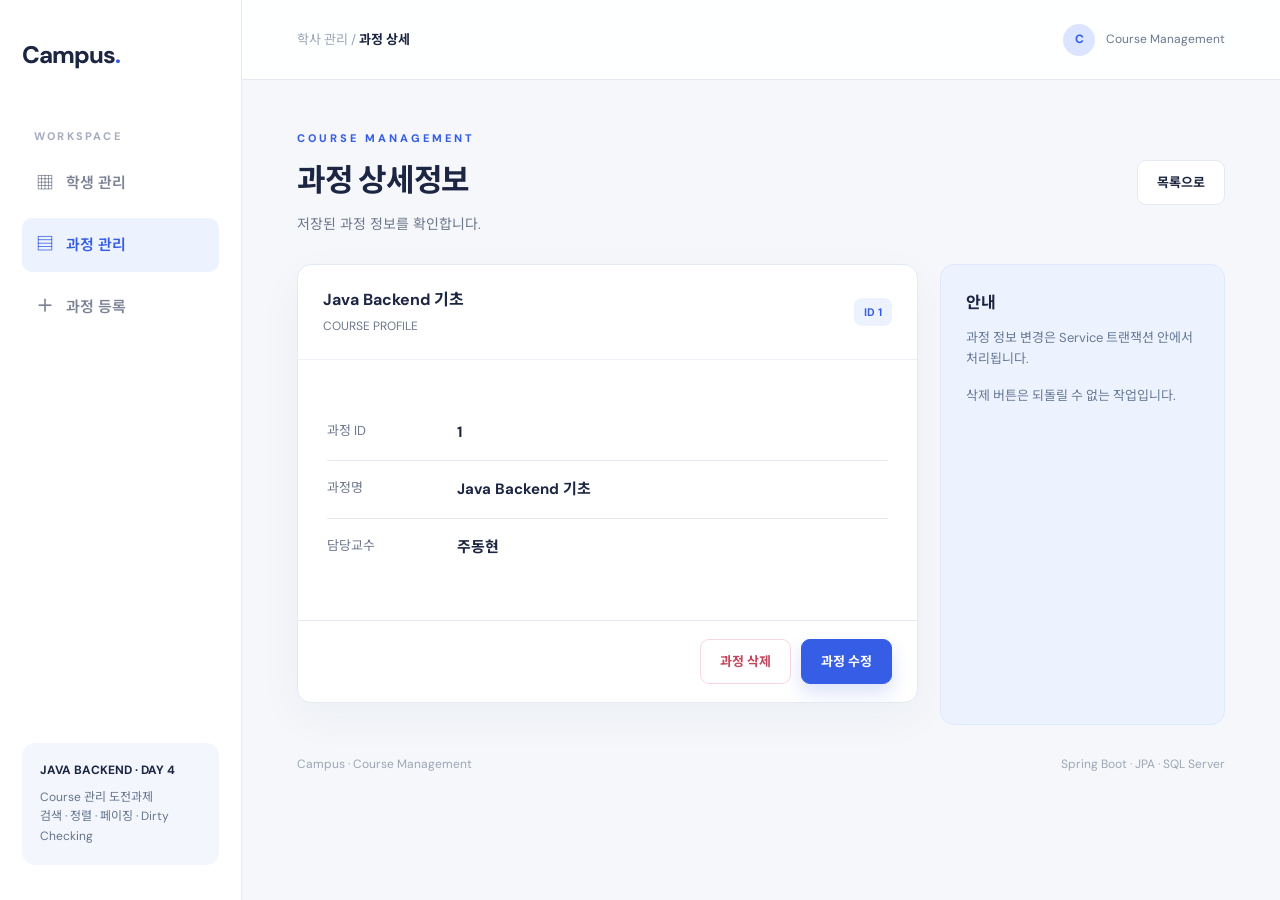
<file: src/main/resources/templates/course-detail.html>
<!doctype html>
<html lang="ko" xmlns:th="http://www.thymeleaf.org">
    <head>
        <meta charset="UTF-8" />
        <meta name="viewport" content="width=device-width,initial-scale=1" />
        <title>과정 상세 | Campus</title>
        <link rel="stylesheet" href="../static/css/course.css" th:href="@{/css/course.css}" />
    </head>
    <body>
        <div class="layout">
            <aside class="sidebar">
                <a class="logo" href="courses.html" th:href="@{/courses}" aria-label="Campus 홈"
                    >Campus<b>.</b></a
                >
                <div>
                    <p class="side-caption">WORKSPACE</p>
                    <nav class="nav" aria-label="주 메뉴">
                        <a class="nav-link" href="students.html" th:href="@{/students}"
                            ><span aria-hidden="true" class="nav-symbol">▦</span> 학생 관리</a
                        >
                        <a class="nav-link active" href="courses.html" th:href="@{/courses}"
                            ><span aria-hidden="true" class="nav-symbol">▤</span> 과정 관리</a
                        >
                        <a class="nav-link" href="course-form.html" th:href="@{/courses/new}"
                            ><span aria-hidden="true" class="nav-symbol">＋</span> 과정 등록</a
                        >
                    </nav>
                </div>
                <div class="side-tip">
                    <strong>JAVA BACKEND · DAY 4</strong>Course 관리 도전과제<br />검색 · 정렬 ·
                    페이징 · Dirty Checking
                </div>
            </aside>
            <div class="workspace">
                <header class="topbar">
                    <div class="crumb">학사 관리 / <b>과정 상세</b></div>
                    <div class="profile">
                        <span class="profile-bubble">C</span><span>Course Management</span>
                    </div>
                </header>
                <main class="main">
                    <section class="page-header">
                        <div>
                            <p class="eyebrow">COURSE MANAGEMENT</p>
                            <h1>과정 상세정보</h1>
                            <p>저장된 과정 정보를 확인합니다.</p>
                        </div>
                        <a class="btn" href="courses.html" th:href="@{/courses}">목록으로</a>
                    </section>
                    <div class="content-columns">
                        <section class="card">
                            <header class="card-header">
                                <div>
                                    <h2 th:text="${course.name}">Java Backend 기초</h2>
                                    <p>COURSE PROFILE</p>
                                </div>
                                <span class="pill" th:text="|ID ${course.id}|">ID 1</span>
                            </header>
                            <div class="detail-body">
                                <dl>
                                    <div class="detail-row">
                                        <dt>과정 ID</dt>
                                        <dd th:text="${course.id}">1</dd>
                                    </div>
                                    <div class="detail-row">
                                        <dt>과정명</dt>
                                        <dd th:text="${course.name}">Java Backend 기초</dd>
                                    </div>
                                    <div class="detail-row">
                                        <dt>담당교수</dt>
                                        <dd th:text="${course.teacher}">주동현</dd>
                                    </div>
                                </dl>
                            </div>
                            <div class="form-actions">
                                <form
                                    data-delete
                                    th:action="@{/courses/{id}/delete(id=${course.id})}"
                                    action="courses.html"
                                    method="post"
                                >
                                    <button class="btn danger" type="submit">과정 삭제</button>
                                </form>
                                <a
                                    class="btn primary"
                                    href="course-form.html"
                                    th:href="@{/courses/{id}/edit(id=${course.id})}"
                                    >과정 수정</a
                                >
                            </div>
                        </section>
                        <aside class="aside">
                            <h2>안내</h2>
                            <p>과정 정보 변경은 Service 트랜잭션 안에서 처리됩니다.</p>
                            <p>삭제 버튼은 되돌릴 수 없는 작업입니다.</p>
                        </aside>
                    </div>
                    <footer class="footnote">
                        <span>Campus · Course Management</span
                        ><span>Spring Boot · JPA · SQL Server</span>
                    </footer>
                </main>
            </div>
        </div>
        <script>
            if (location.protocol === "file:") {
                document.querySelectorAll('form[method="post"]').forEach((f) =>
                    f.addEventListener("submit", (e) => {
                        e.preventDefault();
                        alert("레이아웃 미리보기입니다. DB 작업은 Spring 서버에서 실행해 주세요.");
                    }),
                );
            }
            document.querySelectorAll("[data-delete]").forEach((f) =>
                f.addEventListener("submit", (e) => {
                    if (!confirm("이 과정을 삭제하시겠습니까?")) e.preventDefault();
                }),
            );
        </script>
    </body>
</html>
</file>
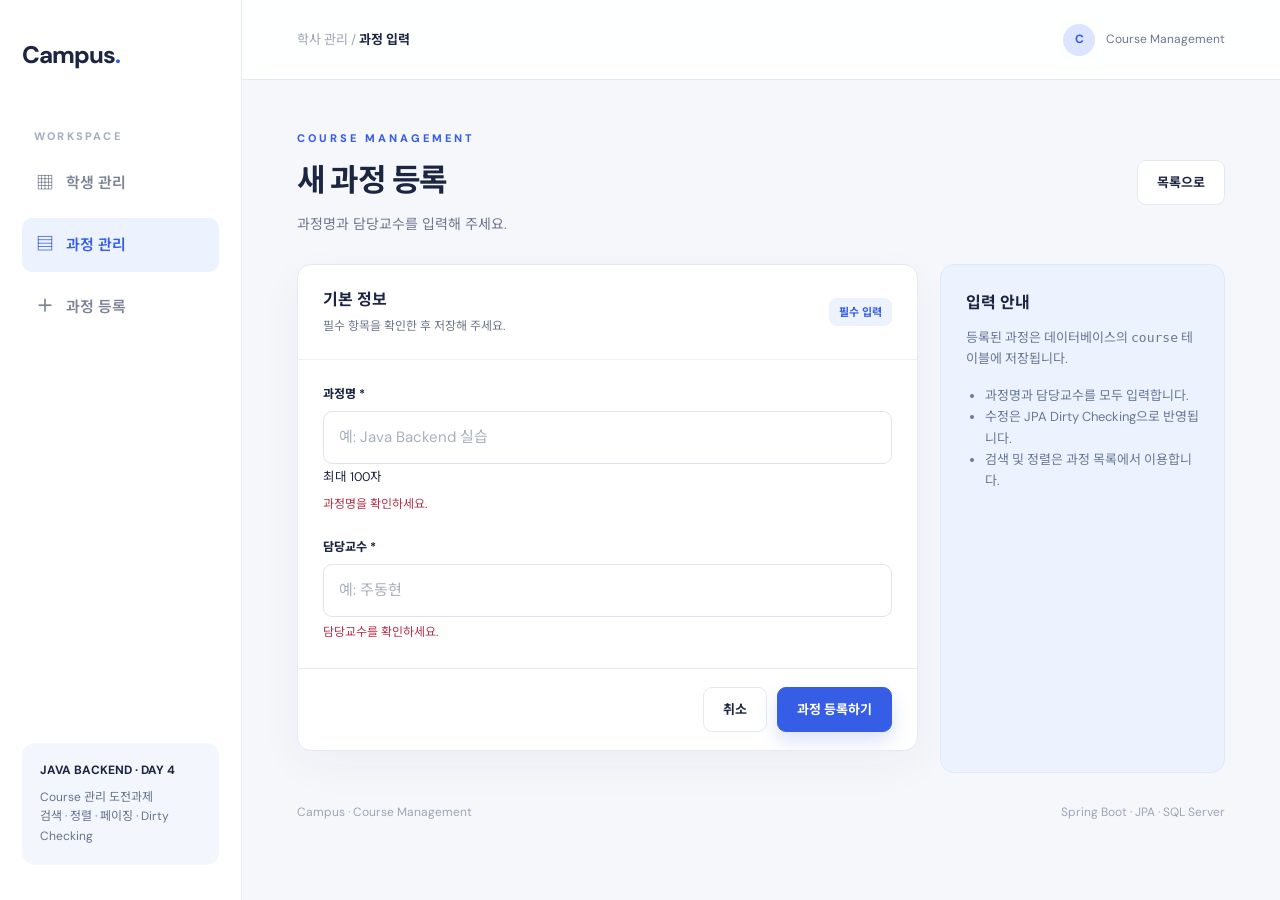
<file: src/main/resources/templates/course-form.html>
<!doctype html>
<html lang="ko" xmlns:th="http://www.thymeleaf.org">
    <head>
        <meta charset="UTF-8" />
        <meta name="viewport" content="width=device-width,initial-scale=1" />
        <title>과정 등록/수정 | Campus</title>
        <link rel="stylesheet" href="../static/css/course.css" th:href="@{/css/course.css}" />
    </head>
    <body>
        <div class="layout">
            <aside class="sidebar">
                <a class="logo" href="courses.html" th:href="@{/courses}" aria-label="Campus 홈"
                    >Campus<b>.</b></a
                >
                <div>
                    <p class="side-caption">WORKSPACE</p>
                    <nav class="nav" aria-label="주 메뉴">
                        <a class="nav-link" href="students.html" th:href="@{/students}"
                            ><span aria-hidden="true" class="nav-symbol">▦</span> 학생 관리</a
                        >
                        <a class="nav-link active" href="courses.html" th:href="@{/courses}"
                            ><span aria-hidden="true" class="nav-symbol">▤</span> 과정 관리</a
                        >
                        <a class="nav-link" href="course-form.html" th:href="@{/courses/new}"
                            ><span aria-hidden="true" class="nav-symbol">＋</span> 과정 등록</a
                        >
                    </nav>
                </div>
                <div class="side-tip">
                    <strong>JAVA BACKEND · DAY 4</strong>Course 관리 도전과제<br />검색 · 정렬 ·
                    페이징 · Dirty Checking
                </div>
            </aside>
            <div class="workspace">
                <header class="topbar">
                    <div class="crumb">학사 관리 / <b>과정 입력</b></div>
                    <div class="profile">
                        <span class="profile-bubble">C</span><span>Course Management</span>
                    </div>
                </header>
                <main class="main">
                    <section class="page-header">
                        <div>
                            <p class="eyebrow">COURSE MANAGEMENT</p>
                            <h1 th:text="${editing} ? '과정 정보 수정' : '새 과정 등록'">
                                새 과정 등록
                            </h1>
                            <p>과정명과 담당교수를 입력해 주세요.</p>
                        </div>
                        <a class="btn" href="courses.html" th:href="@{/courses}">목록으로</a>
                    </section>
                    <div class="content-columns">
                        <section class="card">
                            <header class="card-header">
                                <div>
                                    <h2>기본 정보</h2>
                                    <p>필수 항목을 확인한 후 저장해 주세요.</p>
                                </div>
                                <span class="pill">필수 입력</span>
                            </header>
                            <form
                                action="courses.html"
                                th:action="${editing} ? @{/courses/{id}/edit(id=${course.id})} : @{/courses}"
                                th:object="${course}"
                                method="post"
                            >
                                <div class="form-body">
                                    <div class="field">
                                        <label for="name">과정명 *</label
                                        ><input
                                            id="name"
                                            type="text"
                                            th:field="*{name}"
                                            name="name"
                                            maxlength="100"
                                            placeholder="예: Java Backend 실습"
                                            required
                                            aria-describedby="nameHelp"
                                        /><small id="nameHelp">최대 100자</small
                                        ><span
                                            class="error"
                                            th:if="${#fields.hasErrors('name')}"
                                            th:errors="*{name}"
                                            >과정명을 확인하세요.</span
                                        >
                                    </div>
                                    <div class="field">
                                        <label for="teacher">담당교수 *</label
                                        ><input
                                            id="teacher"
                                            type="text"
                                            th:field="*{teacher}"
                                            name="teacher"
                                            maxlength="100"
                                            placeholder="예: 주동현"
                                            required
                                        /><span
                                            class="error"
                                            th:if="${#fields.hasErrors('teacher')}"
                                            th:errors="*{teacher}"
                                            >담당교수를 확인하세요.</span
                                        >
                                    </div>
                                </div>
                                <div class="form-actions">
                                    <a class="btn" href="courses.html" th:href="@{/courses}">취소</a
                                    ><button
                                        type="submit"
                                        class="btn primary"
                                        th:text="${editing} ? '수정 내용 저장' : '과정 등록하기'"
                                    >
                                        과정 등록하기
                                    </button>
                                </div>
                            </form>
                        </section>
                        <aside class="aside">
                            <h2>입력 안내</h2>
                            <p>
                                등록된 과정은 데이터베이스의 <code>course</code> 테이블에
                                저장됩니다.
                            </p>
                            <ul>
                                <li>과정명과 담당교수를 모두 입력합니다.</li>
                                <li>수정은 JPA Dirty Checking으로 반영됩니다.</li>
                                <li>검색 및 정렬은 과정 목록에서 이용합니다.</li>
                            </ul>
                        </aside>
                    </div>
                    <footer class="footnote">
                        <span>Campus · Course Management</span
                        ><span>Spring Boot · JPA · SQL Server</span>
                    </footer>
                </main>
            </div>
        </div>
        <script>
            if (location.protocol === "file:") {
                document.querySelectorAll('form[method="post"]').forEach((f) =>
                    f.addEventListener("submit", (e) => {
                        e.preventDefault();
                        alert("레이아웃 미리보기입니다. DB 작업은 Spring 서버에서 실행해 주세요.");
                    }),
                );
            }
            document.querySelectorAll("[data-delete]").forEach((f) =>
                f.addEventListener("submit", (e) => {
                    if (!confirm("이 과정을 삭제하시겠습니까?")) e.preventDefault();
                }),
            );
        </script>
    </body>
</html>
</file>
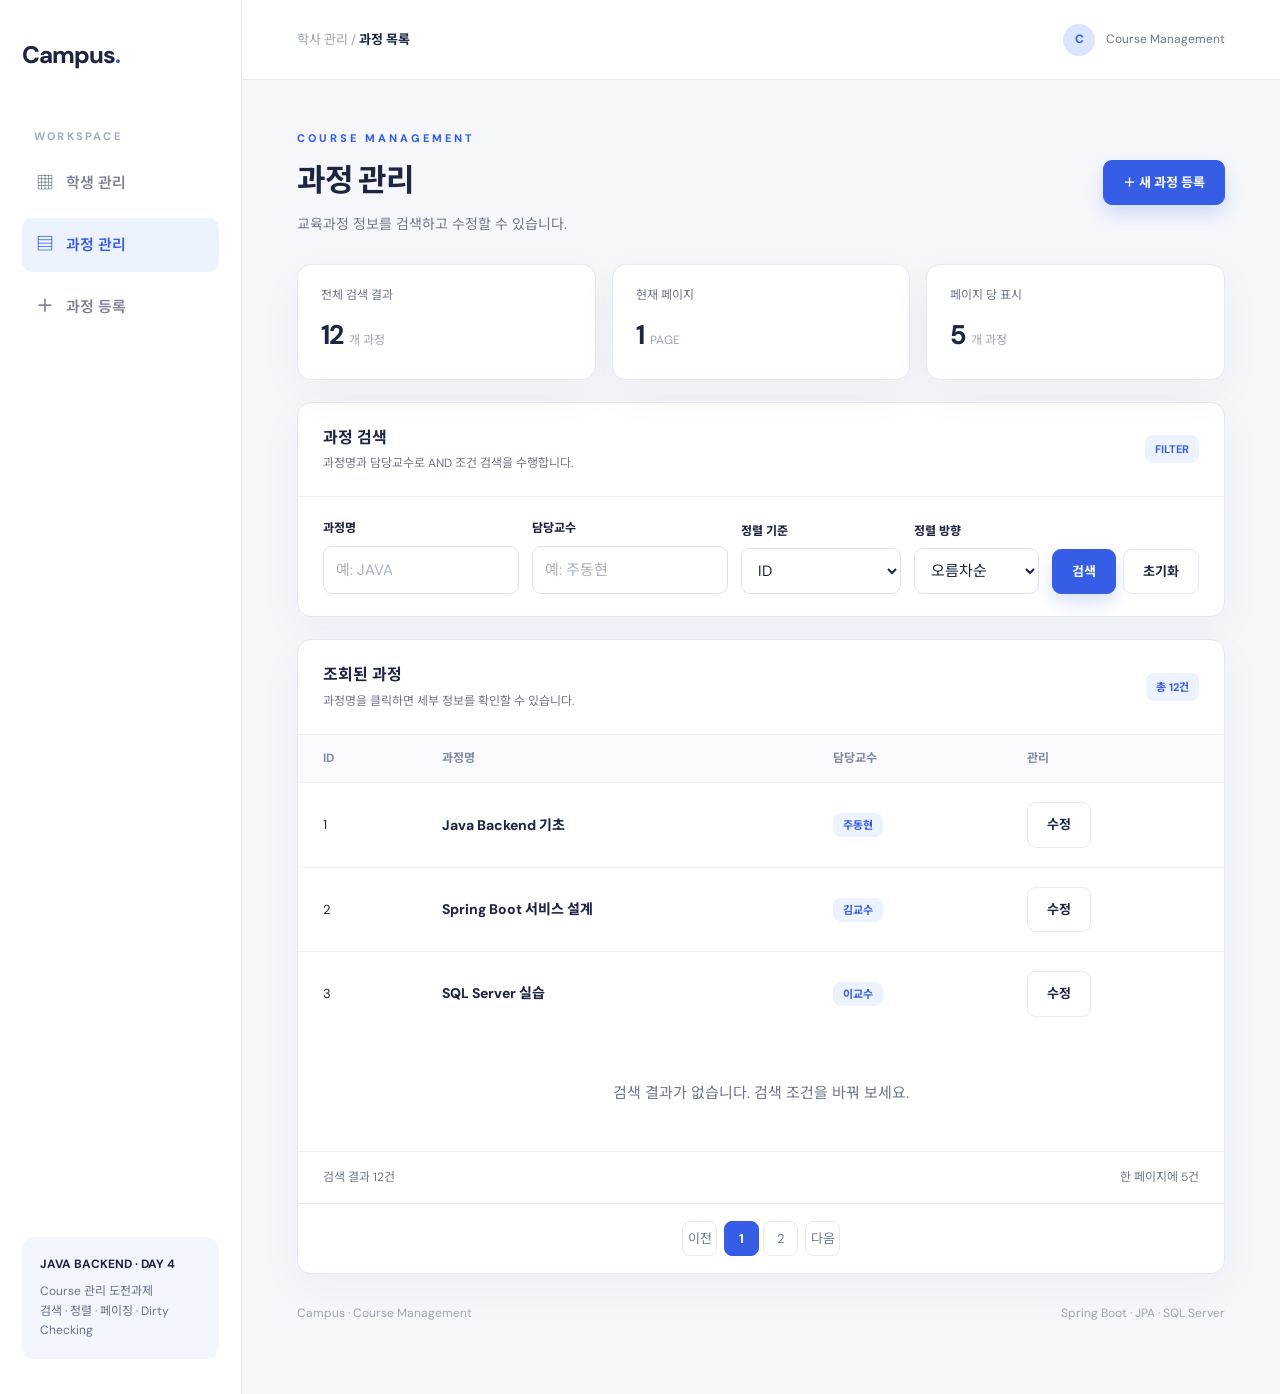
<file: src/main/resources/templates/courses.html>
<!doctype html>
<html lang="ko" xmlns:th="http://www.thymeleaf.org">
    <head>
        <meta charset="UTF-8" />
        <meta name="viewport" content="width=device-width,initial-scale=1" />
        <title>과정 목록 | Campus</title>
        <link rel="stylesheet" href="../static/css/course.css" th:href="@{/css/course.css}" />
    </head>
    <body>
        <div class="layout">
            <aside class="sidebar">
                <a class="logo" href="courses.html" th:href="@{/courses}" aria-label="Campus 홈"
                    >Campus<b>.</b></a
                >
                <div>
                    <p class="side-caption">WORKSPACE</p>
                    <nav class="nav" aria-label="주 메뉴">
                        <a class="nav-link" href="students.html" th:href="@{/students}"
                            ><span aria-hidden="true" class="nav-symbol">▦</span> 학생 관리</a
                        >
                        <a class="nav-link active" href="courses.html" th:href="@{/courses}"
                            ><span aria-hidden="true" class="nav-symbol">▤</span> 과정 관리</a
                        >
                        <a class="nav-link" href="course-form.html" th:href="@{/courses/new}"
                            ><span aria-hidden="true" class="nav-symbol">＋</span> 과정 등록</a
                        >
                    </nav>
                </div>
                <div class="side-tip">
                    <strong>JAVA BACKEND · DAY 4</strong>Course 관리 도전과제<br />검색 · 정렬 ·
                    페이징 · Dirty Checking
                </div>
            </aside>
            <div class="workspace">
                <header class="topbar">
                    <div class="crumb">학사 관리 / <b>과정 목록</b></div>
                    <div class="profile">
                        <span class="profile-bubble">C</span><span>Course Management</span>
                    </div>
                </header>
                <main class="main">
                    <section class="page-header">
                        <div>
                            <p class="eyebrow">COURSE MANAGEMENT</p>
                            <h1>과정 관리</h1>
                            <p>교육과정 정보를 검색하고 수정할 수 있습니다.</p>
                        </div>
                        <a class="btn primary" href="course-form.html" th:href="@{/courses/new}"
                            >＋ 새 과정 등록</a
                        >
                    </section>
                    <div class="metrics">
                        <div class="metric">
                            <div class="metric-label">전체 검색 결과</div>
                            <strong th:text="${totalItems}">12</strong><small>개 과정</small>
                        </div>
                        <div class="metric">
                            <div class="metric-label">현재 페이지</div>
                            <strong th:text="${currentPage + 1}">1</strong><small>PAGE</small>
                        </div>
                        <div class="metric">
                            <div class="metric-label">페이지 당 표시</div>
                            <strong>5</strong><small>개 과정</small>
                        </div>
                    </div>
                    <section class="card" aria-labelledby="filterTitle">
                        <header class="card-header">
                            <div>
                                <h2 id="filterTitle">과정 검색</h2>
                                <p>과정명과 담당교수로 AND 조건 검색을 수행합니다.</p>
                            </div>
                            <span class="pill">FILTER</span>
                        </header>
                        <form
                            class="filters"
                            action="courses.html"
                            th:action="@{/courses}"
                            method="get"
                        >
                            <div class="field">
                                <label for="nameKeyword">과정명</label
                                ><input
                                    id="nameKeyword"
                                    name="nameKeyword"
                                    type="search"
                                    th:value="${nameKeyword}"
                                    placeholder="예: JAVA"
                                />
                            </div>
                            <div class="field">
                                <label for="teacherKeyword">담당교수</label
                                ><input
                                    id="teacherKeyword"
                                    name="teacherKeyword"
                                    type="search"
                                    th:value="${teacherKeyword}"
                                    placeholder="예: 주동현"
                                />
                            </div>
                            <div class="field">
                                <label for="sortField">정렬 기준</label
                                ><select id="sortField" name="sortField">
                                    <option value="id" th:selected="${sortField == 'id'}">
                                        ID
                                    </option>
                                    <option value="name" th:selected="${sortField == 'name'}">
                                        과정명
                                    </option>
                                    <option value="teacher" th:selected="${sortField == 'teacher'}">
                                        담당교수
                                    </option>
                                </select>
                            </div>
                            <div class="field">
                                <label for="sortDir">정렬 방향</label
                                ><select id="sortDir" name="sortDir">
                                    <option value="asc" th:selected="${sortDir == 'asc'}">
                                        오름차순
                                    </option>
                                    <option value="desc" th:selected="${sortDir == 'desc'}">
                                        내림차순
                                    </option>
                                </select>
                            </div>
                            <input type="hidden" name="page" value="0" />
                            <div class="filter-actions">
                                <button class="btn primary" type="submit">검색</button
                                ><a class="btn" href="courses.html" th:href="@{/courses}">초기화</a>
                            </div>
                        </form>
                    </section>
                    <section class="card" aria-labelledby="resultTitle">
                        <header class="card-header">
                            <div>
                                <h2 id="resultTitle">조회된 과정</h2>
                                <p>과정명을 클릭하면 세부 정보를 확인할 수 있습니다.</p>
                            </div>
                            <span class="pill" th:text="|총 ${totalItems}건|">총 12건</span>
                        </header>
                        <div class="table-scroll">
                            <table>
                                <caption class="sr-only" style="position: absolute; left: -9999px">
                                    과정 검색 결과 목록
                                </caption>
                                <thead>
                                    <tr>
                                        <th scope="col">ID</th>
                                        <th scope="col">과정명</th>
                                        <th scope="col">담당교수</th>
                                        <th scope="col">관리</th>
                                    </tr>
                                </thead>
                                <tbody>
                                    <tr th:each="course : ${courses}">
                                        <td th:text="${course.id}">1</td>
                                        <td>
                                            <a
                                                class="course-name"
                                                href="course-detail.html"
                                                th:href="@{/courses/{id}(id=${course.id})}"
                                                th:text="${course.name}"
                                                >Java Backend 기초</a
                                            >
                                        </td>
                                        <td>
                                            <span class="pill" th:text="${course.teacher}"
                                                >주동현</span
                                            >
                                        </td>
                                        <td>
                                            <a
                                                class="btn"
                                                href="course-form.html"
                                                th:href="@{/courses/{id}/edit(id=${course.id})}"
                                                >수정</a
                                            >
                                        </td>
                                    </tr>
                                    <tr th:remove="all">
                                        <td>2</td>
                                        <td>
                                            <a class="course-name" href="course-detail.html"
                                                >Spring Boot 서비스 설계</a
                                            >
                                        </td>
                                        <td><span class="pill">김교수</span></td>
                                        <td><a class="btn" href="course-form.html">수정</a></td>
                                    </tr>
                                    <tr th:remove="all">
                                        <td>3</td>
                                        <td>
                                            <a class="course-name" href="course-detail.html"
                                                >SQL Server 실습</a
                                            >
                                        </td>
                                        <td><span class="pill">이교수</span></td>
                                        <td><a class="btn" href="course-form.html">수정</a></td>
                                    </tr>
                                </tbody>
                            </table>
                        </div>
                        <div class="empty" th:if="${#lists.isEmpty(courses)}">
                            검색 결과가 없습니다. 검색 조건을 바꿔 보세요.
                        </div>
                        <div class="table-foot">
                            <span th:text="|검색 결과 ${totalItems}건|">검색 결과 12건</span
                            ><span>한 페이지에 5건</span>
                        </div>
                        <nav class="pager" aria-label="과정 목록 페이지" th:if="${totalPages > 0}">
                            <a
                                class="page-number"
                                th:if="${currentPage > 0}"
                                th:href="@{/courses(page=${currentPage - 1},nameKeyword=${nameKeyword},teacherKeyword=${teacherKeyword},sortField=${sortField},sortDir=${sortDir})}"
                                href="courses.html"
                                >이전</a
                            >
                            <span th:each="pageNumber : ${#numbers.sequence(0, totalPages - 1)}">
                                <span
                                    class="page-number active"
                                    aria-current="page"
                                    th:if="${pageNumber == currentPage}"
                                    th:text="${pageNumber + 1}"
                                    >1</span
                                >
                                <a
                                    class="page-number"
                                    th:if="${pageNumber != currentPage}"
                                    th:href="@{/courses(page=${pageNumber},nameKeyword=${nameKeyword},teacherKeyword=${teacherKeyword},sortField=${sortField},sortDir=${sortDir})}"
                                    th:text="${pageNumber + 1}"
                                    href="courses.html"
                                    >2</a
                                > </span
                            ><a
                                class="page-number"
                                th:if="${currentPage < totalPages - 1}"
                                th:href="@{/courses(page=${currentPage + 1},nameKeyword=${nameKeyword},teacherKeyword=${teacherKeyword},sortField=${sortField},sortDir=${sortDir})}"
                                href="courses.html"
                                >다음</a
                            >
                        </nav>
                    </section>
                    <footer class="footnote">
                        <span>Campus · Course Management</span
                        ><span>Spring Boot · JPA · SQL Server</span>
                    </footer>
                </main>
            </div>
        </div>
        <script>
            if (location.protocol === "file:") {
                document.querySelectorAll('form[method="post"]').forEach((f) =>
                    f.addEventListener("submit", (e) => {
                        e.preventDefault();
                        alert("레이아웃 미리보기입니다. DB 작업은 Spring 서버에서 실행해 주세요.");
                    }),
                );
            }
            document.querySelectorAll("[data-delete]").forEach((f) =>
                f.addEventListener("submit", (e) => {
                    if (!confirm("이 과정을 삭제하시겠습니까?")) e.preventDefault();
                }),
            );
        </script>
    </body>
</html>
</file>
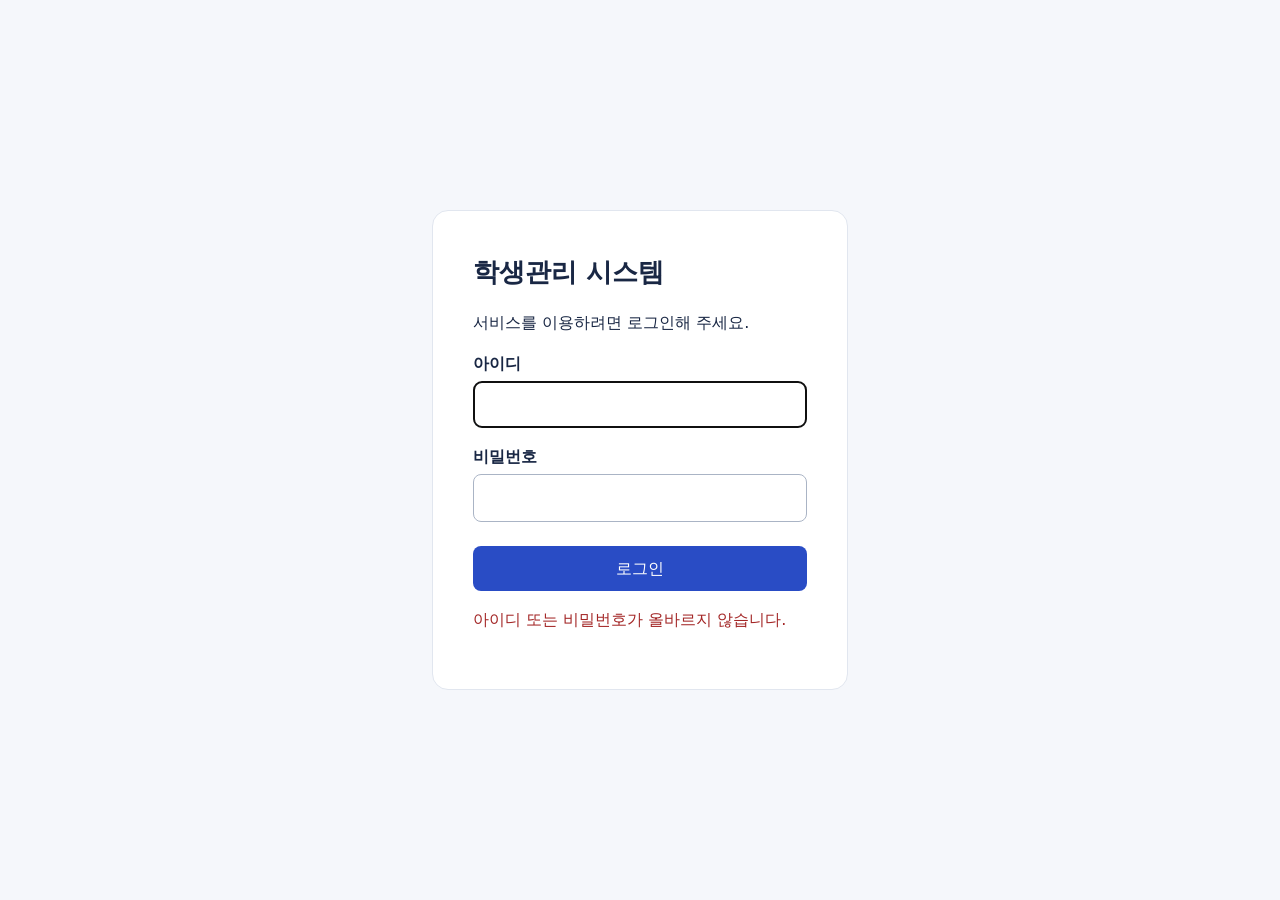
<file: src/main/resources/templates/login.html>
<!doctype html>
<html lang="ko" xmlns:th="http://www.thymeleaf.org">
    <head>
        <meta charset="UTF-8" />
        <meta name="viewport" content="width=device-width, initial-scale=1" />
        <title>학생관리 시스템 로그인</title>
        <style>
            * {
                box-sizing: border-box;
            }

            body {
                display: grid;
                min-height: 100vh;
                margin: 0;
                padding: 20px;
                place-items: center;
                background: #f5f7fb;
                color: #192744;
                font: 16px/1.6 "Malgun Gothic", system-ui, sans-serif;
            }

            main {
                width: min(100%, 26rem);
                padding: clamp(24px, 6vw, 40px);
                border: 1px solid #e1e6ef;
                border-radius: 16px;
                background: white;
            }

            h1 {
                margin: 0;
                font-size: 1.65rem;
            }

            label {
                display: block;
                margin: 16px 0 4px;
                font-weight: 600;
            }

            input,
            button {
                width: 100%;
                padding: 10px 12px;
                border: 1px solid #aab4c5;
                border-radius: 8px;
                font: inherit;
            }

            button {
                margin-top: 24px;
                border: 0;
                background: #294cc5;
                color: white;
                cursor: pointer;
            }

            .error {
                color: #a32626;
            }
        </style>
    </head>
    <body>
        <main>
            <h1>학생관리 시스템</h1>
            <p>서비스를 이용하려면 로그인해 주세요.</p>
            <form th:action="@{/login}" method="post">
                <label for="username">아이디</label>
                <input
                    type="text"
                    id="username"
                    name="username"
                    autocomplete="username"
                    required
                    autofocus
                />
                <label for="password">비밀번호</label>
                <input
                    type="password"
                    id="password"
                    name="password"
                    autocomplete="current-password"
                    required
                />
                <button type="submit">로그인</button>
            </form>
            <p class="error" th:if="${param.error}" role="alert">
                아이디 또는 비밀번호가 올바르지 않습니다.
            </p>
        </main>
    </body>
</html>
</file>
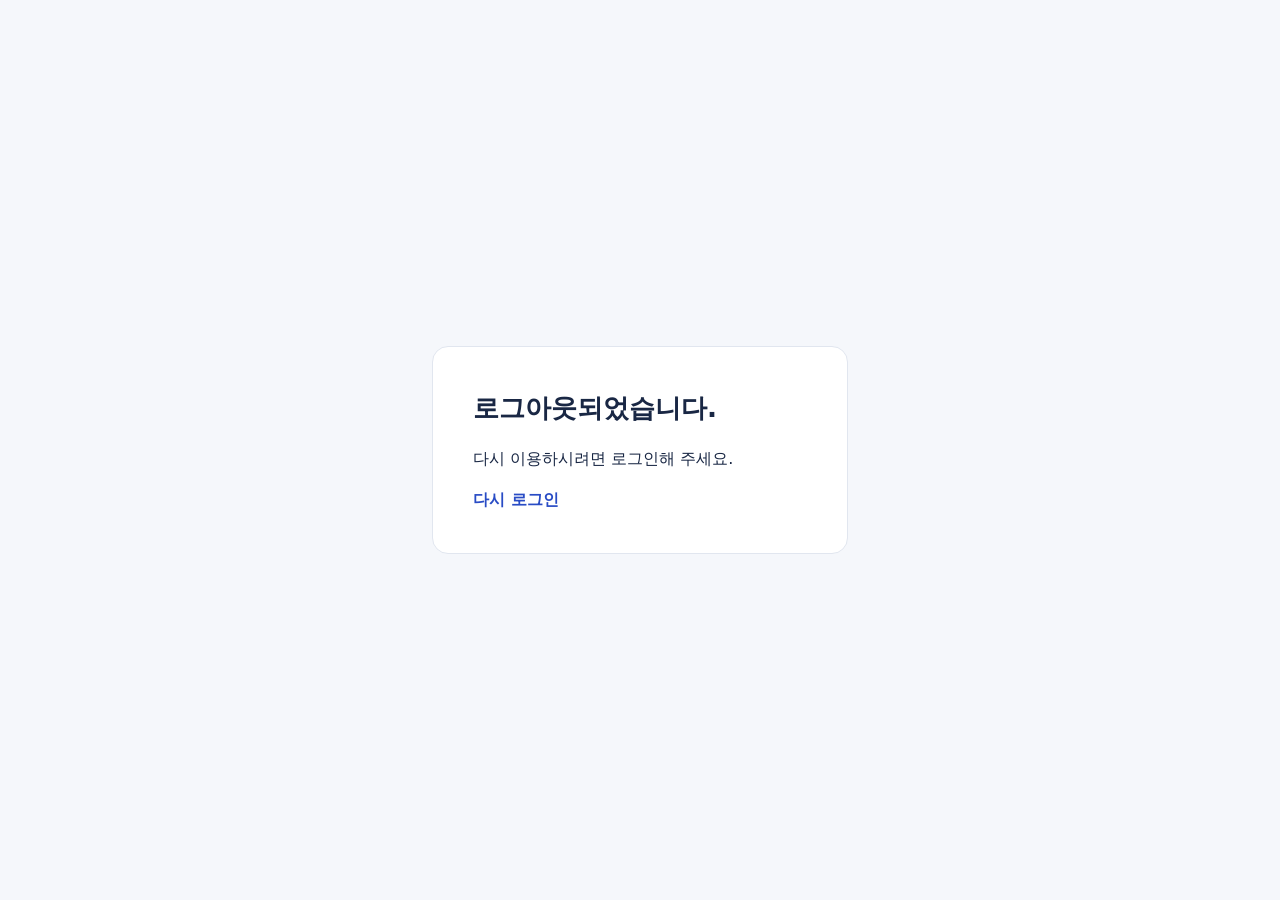
<file: src/main/resources/templates/logout-success.html>
<!doctype html>
<html lang="ko" xmlns:th="http://www.thymeleaf.org">
    <head>
        <meta charset="UTF-8" />
        <meta name="viewport" content="width=device-width, initial-scale=1" />
        <title>로그아웃 완료</title>
        <style>
            * {
                box-sizing: border-box;
            }

            body {
                display: grid;
                min-height: 100vh;
                margin: 0;
                padding: 20px;
                place-items: center;
                background: #f5f7fb;
                color: #192744;
                font: 16px/1.6 "Malgun Gothic", system-ui, sans-serif;
            }

            main {
                width: min(100%, 26rem);
                padding: clamp(24px, 6vw, 40px);
                border: 1px solid #e1e6ef;
                border-radius: 16px;
                background: white;
            }

            h1 {
                margin: 0;
                font-size: 1.65rem;
            }

            a {
                color: #294cc5;
                font-weight: 600;
            }
        </style>
    </head>
    <body>
        <main>
            <h1>로그아웃되었습니다.</h1>
            <p>다시 이용하시려면 로그인해 주세요.</p>
            <a th:href="@{/login}">다시 로그인</a>
        </main>
    </body>
</html>
</file>
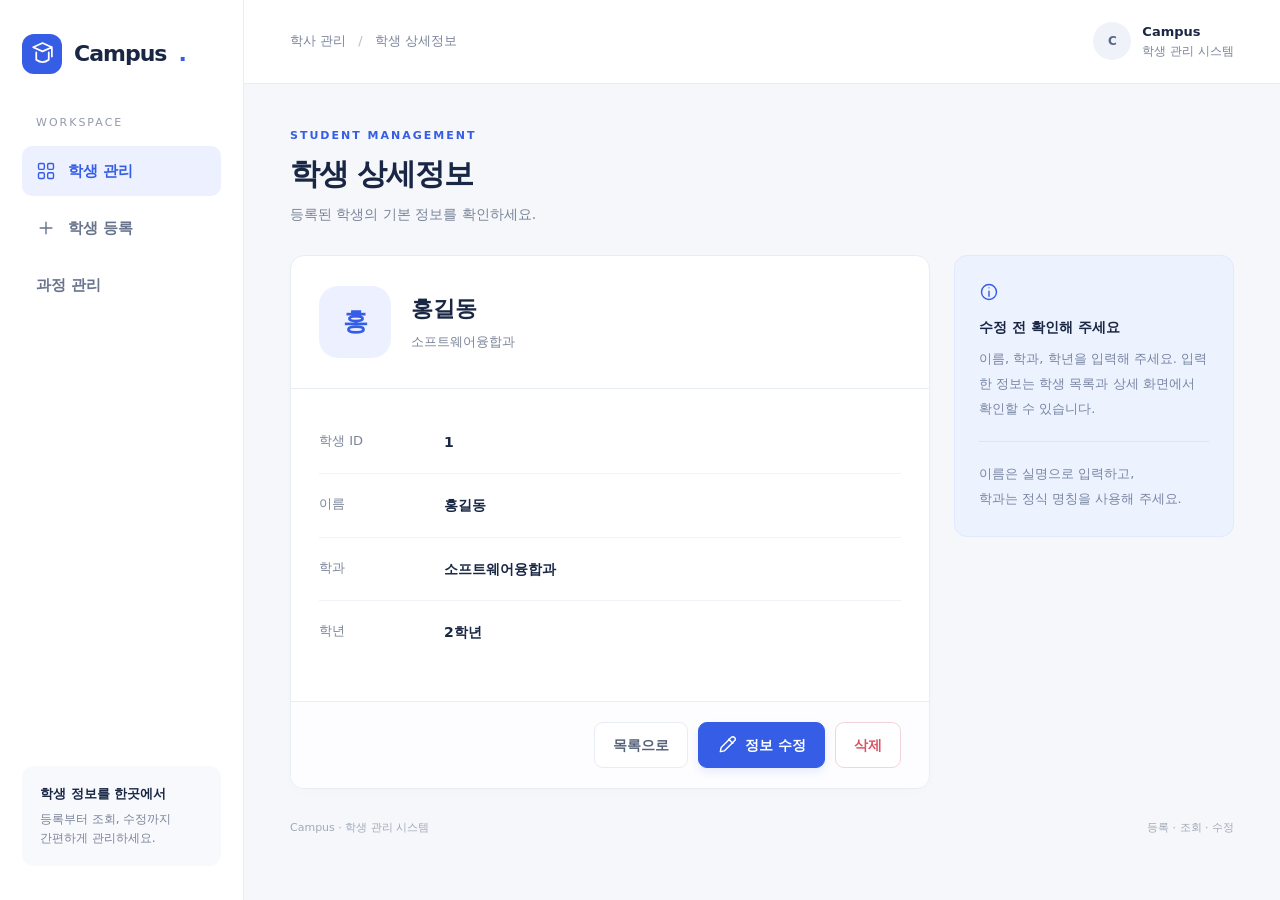
<file: src/main/resources/templates/student-detail.html>
<!doctype html>
<html lang="ko" xmlns:th="http://www.thymeleaf.org">
    <head>
        <meta charset="UTF-8" />
        <meta name="viewport" content="width=device-width, initial-scale=1" />
        <title>학생 상세정보 · Campus</title>
        <style>
            :root {
                --blue: #365de6;
                --navy: #192744;
                --muted: #7a8499;
                --line: #e8ecf3;
                --bg: #f5f7fb;
            }
            * {
                box-sizing: border-box;
            }
            body {
                margin: 0;
                background: var(--bg);
                color: var(--navy);
                font:
                    15px/1.6 "Pretendard",
                    "Noto Sans KR",
                    system-ui,
                    -apple-system,
                    sans-serif;
            }
            a {
                color: inherit;
                text-decoration: none;
            }
            button,
            input,
            select {
                font: inherit;
            }
            button,
            a,
            input,
            select {
                outline-offset: 4px;
            }
            button {
                cursor: pointer;
            }
            svg {
                width: 20px;
                height: 20px;
                vertical-align: middle;
                flex-shrink: 0;
            }
            .shell {
                min-height: 100vh;
                display: grid;
                grid-template-columns: 244px 1fr;
            }
            .sidebar {
                background: #fff;
                border-right: 1px solid var(--line);
                padding: 34px 22px;
                display: flex;
                flex-direction: column;
                gap: 40px;
            }
            .brand {
                display: flex;
                align-items: center;
                gap: 12px;
                font-size: 22px;
                font-weight: 800;
                letter-spacing: -1px;
            }
            .brand-mark {
                width: 40px;
                height: 40px;
                border-radius: 12px;
                display: grid;
                place-items: center;
                background: var(--blue);
                color: white;
            }
            .brand-mark svg {
                width: 25px;
                height: 25px;
            }
            .nav-label {
                font-size: 11px;
                letter-spacing: 2px;
                color: #929aab;
                margin: 0 14px 14px;
            }
            .nav-item {
                display: flex;
                gap: 12px;
                align-items: center;
                border-radius: 10px;
                padding: 13px 14px;
                color: #68748c;
                font-weight: 600;
                margin-bottom: 7px;
            }
            .nav-item.active {
                background: #edf1ff;
                color: var(--blue);
            }
            .sidebar-note {
                margin-top: auto;
                background: #f7f9fd;
                padding: 18px;
                border-radius: 12px;
                color: var(--muted);
                font-size: 12px;
            }
            .sidebar-note strong {
                display: block;
                color: var(--navy);
                font-size: 13px;
                margin-bottom: 5px;
            }
            .workspace {
                min-width: 0;
            }
            .topbar {
                height: 84px;
                background: #fff;
                border-bottom: 1px solid var(--line);
                display: flex;
                justify-content: space-between;
                align-items: center;
                padding: 0 46px;
            }
            .crumb {
                font-size: 13px;
                color: var(--muted);
            }
            .crumb span {
                margin: 0 12px;
                color: #b6bdcc;
            }
            .account {
                display: flex;
                gap: 11px;
                align-items: center;
                font-size: 12px;
                color: var(--muted);
            }
            .account strong {
                display: block;
                font-size: 13px;
                color: var(--navy);
            }
            .avatar {
                width: 38px;
                height: 38px;
                border-radius: 50%;
                display: grid;
                place-items: center;
                background: #eff2f8;
                color: #566787;
                font-weight: 700;
            }
            .main {
                padding: 43px 46px 36px;
                max-width: 1380px;
                margin: auto;
            }
            .eyebrow {
                font-size: 11px;
                font-weight: 700;
                letter-spacing: 2px;
                color: var(--blue);
                margin: 0 0 9px;
            }
            .page-head {
                display: flex;
                align-items: center;
                justify-content: space-between;
                gap: 20px;
                margin-bottom: 30px;
            }
            h1 {
                font-size: 30px;
                letter-spacing: -1px;
                line-height: 1.3;
                margin: 0 0 10px;
            }
            h2 {
                font-size: 17px;
                margin: 0;
                font-weight: 700;
            }
            .subtitle {
                color: var(--muted);
                margin: 0;
                font-size: 14px;
            }
            .btn {
                display: inline-flex;
                justify-content: center;
                align-items: center;
                gap: 8px;
                border: 1px solid var(--line);
                border-radius: 9px;
                padding: 11px 18px;
                background: #fff;
                color: #56627a;
                font-size: 14px;
                font-weight: 600;
                white-space: nowrap;
                transition:
                    background 0.15s,
                    transform 0.15s;
            }
            .btn:hover {
                background: #f0f3fa;
                transform: translateY(-1px);
            }
            .btn.primary {
                background: var(--blue);
                color: #fff;
                border-color: var(--blue);
                box-shadow: 0 4px 8px #365de61c;
            }
            .btn.primary:hover {
                background: #2c4ed0;
            }
            .btn.danger {
                color: #dc5263;
                border-color: #f1d5da;
                background: #fff;
            }
            .btn.danger:hover {
                background: #fff4f5;
            }
            .stats {
                display: grid;
                grid-template-columns: repeat(3, 1fr);
                gap: 18px;
                margin-bottom: 27px;
            }
            .stat {
                background: #fff;
                border: 1px solid var(--line);
                padding: 21px 24px;
                border-radius: 13px;
                display: flex;
                justify-content: space-between;
                align-items: center;
            }
            .stat-label {
                color: var(--muted);
                font-size: 12px;
            }
            .stat-value {
                font-size: 27px;
                font-weight: 750;
                line-height: 1.4;
                margin-top: 4px;
            }
            .stat-value small {
                font-size: 13px;
                font-weight: 500;
                margin-left: 5px;
                color: var(--muted);
            }
            .stat-icon {
                display: grid;
                place-items: center;
                width: 45px;
                height: 45px;
                border-radius: 12px;
                background: #edf1ff;
                color: var(--blue);
            }
            .stat:nth-child(2) .stat-icon {
                background: #eaf7f4;
                color: #38a489;
            }
            .stat:nth-child(3) .stat-icon {
                background: #f3effd;
                color: #9263d8;
            }
            .card {
                background: #fff;
                border: 1px solid var(--line);
                border-radius: 14px;
                overflow: hidden;
                box-shadow: 0 5px 16px #19274403;
            }
            .card-head {
                display: flex;
                align-items: center;
                justify-content: space-between;
                gap: 14px;
                padding: 24px 26px;
                border-bottom: 1px solid var(--line);
            }
            .card-head p {
                font-size: 12px;
                color: var(--muted);
                margin: 5px 0 0;
            }
            .count {
                color: var(--blue);
                background: #edf1ff;
                border-radius: 6px;
                font-size: 12px;
                padding: 3px 8px;
                margin-left: 8px;
            }
            .search {
                display: flex;
                align-items: center;
                gap: 9px;
                border: 1px solid var(--line);
                border-radius: 8px;
                padding: 9px 12px;
                color: var(--muted);
                background: #fafbfe;
            }
            .search input {
                background: transparent;
                border: 0;
                width: 200px;
                outline: 0;
                font-size: 13px;
                color: var(--navy);
            }
            .table-scroll {
                overflow-x: auto;
            }
            table {
                width: 100%;
                border-collapse: collapse;
                text-align: left;
                white-space: nowrap;
                font-size: 14px;
            }
            th {
                background: #fafbfe;
                color: #818ba0;
                font-size: 12px;
                font-weight: 600;
                padding: 15px 26px;
            }
            td {
                padding: 22px 26px;
                border-bottom: 1px solid #f0f2f7;
            }
            tbody tr:hover {
                background: #fbfcff;
            }
            td:first-child {
                color: #9aa3b3;
                font-size: 13px;
            }
            .student-name {
                display: flex;
                align-items: center;
                gap: 12px;
                font-weight: 650;
            }
            .student-name .avatar {
                background: #edf1ff;
                color: var(--blue);
                width: 36px;
                height: 36px;
                font-size: 12px;
            }
            .badge {
                display: inline-block;
                background: #eef3fa;
                color: #637692;
                padding: 4px 10px;
                border-radius: 6px;
                font-size: 12px;
            }
            .detail-link {
                font-size: 12px;
                color: var(--blue);
            }
            .table-foot {
                padding: 17px 26px;
                display: flex;
                justify-content: space-between;
                color: #9199aa;
                font-size: 12px;
            }
            .layout {
                display: grid;
                grid-template-columns: minmax(0, 1fr) 280px;
                gap: 24px;
                align-items: start;
            }
            .form-body {
                padding: 28px;
            }
            .field {
                margin: 0 0 24px;
            }
            .field label {
                display: block;
                font-size: 13px;
                font-weight: 650;
                margin-bottom: 9px;
            }
            .required {
                color: var(--blue);
                margin-left: 3px;
            }
            .field input {
                width: 100%;
                border: 1px solid #dfe4ed;
                border-radius: 9px;
                padding: 12px 14px;
                background: #fff;
                color: var(--navy);
                transition: 0.15s;
            }
            .field input:focus {
                outline: 0;
                border-color: var(--blue);
                box-shadow: 0 0 0 3px #365de617;
            }
            .field input::placeholder {
                color: #b1b8c7;
            }
            .field small {
                display: block;
                font-size: 12px;
                color: #949dad;
                margin-top: 7px;
            }
            .field .error {
                display: block;
                color: #d94c60;
                font-size: 12px;
                margin-top: 6px;
            }
            .actions {
                padding: 20px 28px;
                border-top: 1px solid var(--line);
                display: flex;
                justify-content: flex-end;
                gap: 10px;
                background: #fdfdff;
            }
            .help {
                padding: 24px;
                background: #edf2ff;
                border: 1px solid #e1e8ff;
                border-radius: 13px;
            }
            .help svg {
                color: var(--blue);
            }
            .help h2 {
                font-size: 14px;
                margin: 12px 0 9px;
            }
            .help p {
                color: #7886a3;
                font-size: 13px;
                line-height: 1.9;
                margin: 0;
            }
            .help hr {
                border: 0;
                border-top: 1px solid #dce4fa;
                margin: 20px 0;
            }
            .profile {
                display: flex;
                align-items: center;
                gap: 20px;
                padding: 30px 28px;
                border-bottom: 1px solid var(--line);
            }
            .profile-avatar {
                width: 72px;
                height: 72px;
                border-radius: 19px;
                background: #edf1ff;
                color: var(--blue);
                display: grid;
                place-items: center;
                font-size: 25px;
                font-weight: 700;
            }
            .profile h2 {
                font-size: 22px;
                margin-bottom: 5px;
            }
            .profile p {
                font-size: 13px;
                color: var(--muted);
                margin: 0;
            }
            .details {
                padding: 7px 28px 22px;
            }
            .info-row {
                padding: 20px 0;
                display: grid;
                grid-template-columns: 125px 1fr;
                border-bottom: 1px solid #f0f2f7;
            }
            .info-row:last-child {
                border: 0;
            }
            .info-row dt {
                font-size: 13px;
                color: var(--muted);
            }
            .info-row dd {
                margin: 0;
                font-size: 14px;
                font-weight: 600;
            }
            .success {
                display: flex;
                gap: 12px;
                align-items: center;
                padding: 16px 20px;
                margin-bottom: 22px;
                border: 1px solid #d5ece3;
                border-radius: 10px;
                background: #eef9f4;
                color: #359071;
                font-size: 13px;
            }
            .footer {
                display: flex;
                justify-content: space-between;
                font-size: 11px;
                color: #a1a9b8;
                margin-top: 30px;
            }
            .empty {
                padding: 45px;
                text-align: center;
                color: var(--muted);
            }
            .empty[hidden] {
                display: none;
            }
            @media (max-width: 1100px) {
                .layout {
                    grid-template-columns: 1fr;
                }
                .help {
                    display: none;
                }
                .main {
                    padding: 32px;
                }
                .topbar {
                    padding: 0 32px;
                }
                .shell {
                    grid-template-columns: 215px 1fr;
                }
                .sidebar {
                    padding: 30px 16px;
                }
                .stats {
                    gap: 12px;
                }
                .stat {
                    padding: 18px;
                }
            }
            @media (max-width: 760px) {
                .shell {
                    display: block;
                }
                .sidebar {
                    padding: 16px 20px;
                    border-right: 0;
                    border-bottom: 1px solid var(--line);
                    display: flex;
                    flex-direction: row;
                    align-items: center;
                    gap: 18px;
                }
                .brand {
                    font-size: 18px;
                }
                .brand-mark {
                    width: 32px;
                    height: 32px;
                }
                .sidebar nav {
                    display: flex;
                    margin-left: auto;
                }
                .nav-label,
                .sidebar-note {
                    display: none;
                }
                .nav-item {
                    padding: 8px 10px;
                    margin: 0;
                    font-size: 12px;
                    gap: 6px;
                }
                .nav-item svg {
                    display: none;
                }
                .topbar {
                    height: 60px;
                    padding: 0 20px;
                }
                .account div:last-child {
                    display: none;
                }
                .main {
                    padding: 26px 20px;
                }
                .page-head {
                    align-items: flex-start;
                }
                h1 {
                    font-size: 24px;
                }
                .subtitle {
                    font-size: 12px;
                }
                .btn {
                    padding: 10px 13px;
                    font-size: 12px;
                }
                .stats {
                    grid-template-columns: 1fr;
                }
                .stat {
                    padding: 15px 20px;
                }
                .stat-value {
                    font-size: 22px;
                }
                .card-head {
                    padding: 20px;
                    flex-wrap: wrap;
                }
                .search {
                    width: 100%;
                }
                .search input {
                    width: 100%;
                }
                .form-body,
                .details {
                    padding: 22px;
                }
                .actions {
                    padding: 18px 22px;
                }
                .profile {
                    padding: 24px 22px;
                }
                .info-row {
                    grid-template-columns: 95px 1fr;
                }
                th,
                td {
                    padding: 16px 20px;
                }
                .footer {
                    gap: 16px;
                }
                .table-foot {
                    padding: 15px 20px;
                }
            }
        </style>
    </head>
    <body>
        <div class="shell">
            <aside class="sidebar">
                <a class="brand" href="students.html" th:href="@{/students}"
                    ><span class="brand-mark"
                        ><svg
                            viewBox="0 0 24 24"
                            fill="none"
                            stroke="currentColor"
                            stroke-width="1.7"
                            stroke-linecap="round"
                            stroke-linejoin="round"
                            aria-hidden="true"
                        >
                            <path
                                d="m3 5 9 4 9-4-9-4-9 4Zm3 5v7c4 3 8 3 12 0v-7M21 5v9"
                            /></svg></span
                    >Campus<span style="color: #365de6">.</span></a
                >
                <nav aria-label="주 메뉴">
                    <p class="nav-label">WORKSPACE</p>
                    <a class="nav-item active" href="students.html" th:href="@{/students}"
                        ><svg
                            viewBox="0 0 24 24"
                            fill="none"
                            stroke="currentColor"
                            stroke-width="1.7"
                            stroke-linecap="round"
                            stroke-linejoin="round"
                            aria-hidden="true"
                        >
                            <rect x="3" y="3" width="7" height="7" rx="1.5" />
                            <rect x="14" y="3" width="7" height="7" rx="1.5" />
                            <rect x="3" y="14" width="7" height="7" rx="1.5" />
                            <rect x="14" y="14" width="7" height="7" rx="1.5" /></svg
                        >학생 관리</a
                    ><a class="nav-item" href="student-form.html" th:href="@{/student-form}"
                        ><svg
                            viewBox="0 0 24 24"
                            fill="none"
                            stroke="currentColor"
                            stroke-width="1.7"
                            stroke-linecap="round"
                            stroke-linejoin="round"
                            aria-hidden="true"
                        >
                            <path d="M12 5v14M5 12h14" /></svg
                        >학생 등록</a
                    ><a class="nav-item" href="courses.html" th:href="@{/courses}">과정 관리</a>
                </nav>
                <div class="sidebar-note">
                    <strong>학생 정보를 한곳에서</strong>등록부터 조회, 수정까지<br />간편하게
                    관리하세요.
                </div>
            </aside>
            <div class="workspace">
                <header class="topbar">
                    <div class="crumb">학사 관리<span>/</span>학생 상세정보</div>
                    <div class="account">
                        <div class="avatar">C</div>
                        <div><strong>Campus</strong>학생 관리 시스템</div>
                    </div>
                </header>
                <main class="main">
                    <div class="page-head">
                        <div>
                            <p class="eyebrow">STUDENT MANAGEMENT</p>
                            <h1>학생 상세정보</h1>
                            <p class="subtitle">등록된 학생의 기본 정보를 확인하세요.</p>
                        </div>
                    </div>
                    <div class="layout">
                        <section class="card">
                            <div class="profile">
                                <div
                                    class="profile-avatar"
                                    th:text="${#strings.isEmpty(student.name) ? '?' : #strings.substring(student.name, 0, 1)}"
                                >
                                    홍
                                </div>
                                <div>
                                    <h2 th:text="${student.name}">홍길동</h2>
                                    <p th:text="${student.major}">소프트웨어융합과</p>
                                </div>
                            </div>
                            <dl class="details">
                                <div class="info-row">
                                    <dt>학생 ID</dt>
                                    <dd th:text="${student.id}">1</dd>
                                </div>
                                <div class="info-row">
                                    <dt>이름</dt>
                                    <dd><span th:text="${student.name}">홍길동</span></dd>
                                </div>
                                <div class="info-row">
                                    <dt>학과</dt>
                                    <dd>
                                        <span th:text="${student.major}">소프트웨어융합과</span>
                                    </dd>
                                </div>
                                <div class="info-row">
                                    <dt>학년</dt>
                                    <dd><span th:text="${student.grade}">2</span>학년</dd>
                                </div>
                            </dl>
                            <div class="actions">
                                <a class="btn" href="students.html" th:href="@{/students}"
                                    >목록으로</a
                                ><a
                                    class="btn primary"
                                    href="student-edit.html"
                                    th:href="@{/students/{id}/edit(id=${student.id})}"
                                    ><svg
                                        viewBox="0 0 24 24"
                                        fill="none"
                                        stroke="currentColor"
                                        stroke-width="1.7"
                                        stroke-linecap="round"
                                        stroke-linejoin="round"
                                        aria-hidden="true"
                                    >
                                        <path
                                            d="m14 5 5 5M4 20l5-1L21 7a2 2 0 0 0-4-4L5 15l-1 5Z"
                                        /></svg
                                    >정보 수정</a
                                >
                                <form
                                    action="#"
                                    th:action="@{/students/{id}/delete(id=${student.id})}"
                                    method="post"
                                    data-delete
                                >
                                    <button type="submit" class="btn danger">삭제</button>
                                </form>
                            </div>
                        </section>
                        <aside class="help">
                            <svg
                                viewBox="0 0 24 24"
                                fill="none"
                                stroke="currentColor"
                                stroke-width="1.7"
                                stroke-linecap="round"
                                stroke-linejoin="round"
                                aria-hidden="true"
                            >
                                <circle cx="12" cy="12" r="9" />
                                <path d="M12 11v6M12 7h.01" />
                            </svg>
                            <h2>수정 전 확인해 주세요</h2>
                            <p>
                                이름, 학과, 학년을 입력해 주세요. 입력한 정보는 학생 목록과 상세
                                화면에서 확인할 수 있습니다.
                            </p>
                            <hr />
                            <p>이름은 실명으로 입력하고,<br />학과는 정식 명칭을 사용해 주세요.</p>
                        </aside>
                    </div>
                    <footer class="footer">
                        <span>Campus · 학생 관리 시스템</span><span>등록 · 조회 · 수정</span>
                    </footer>
                </main>
            </div>
        </div>
        <script>
            if (location.protocol === "file:") {
                document.querySelectorAll("[th\:errors]").forEach((e) => (e.hidden = true));
                document
                    .querySelectorAll("[th\:errors]")
                    .forEach((e) => (e.style.display = "none"));
                document.querySelectorAll('form[method="post"]').forEach((f) =>
                    f.addEventListener("submit", (e) => {
                        e.preventDefault();
                        alert(
                            "이 파일은 디자인 미리보기입니다. 실제 저장 및 삭제는 Spring 서버에서 실행해 주세요.",
                        );
                    }),
                );
            }
            document.querySelectorAll("[data-delete]").forEach((f) =>
                f.addEventListener("submit", (e) => {
                    if (!confirm("이 학생 정보를 삭제하시겠습니까?")) e.preventDefault();
                }),
            );
        </script>
    </body>
</html>
</file>
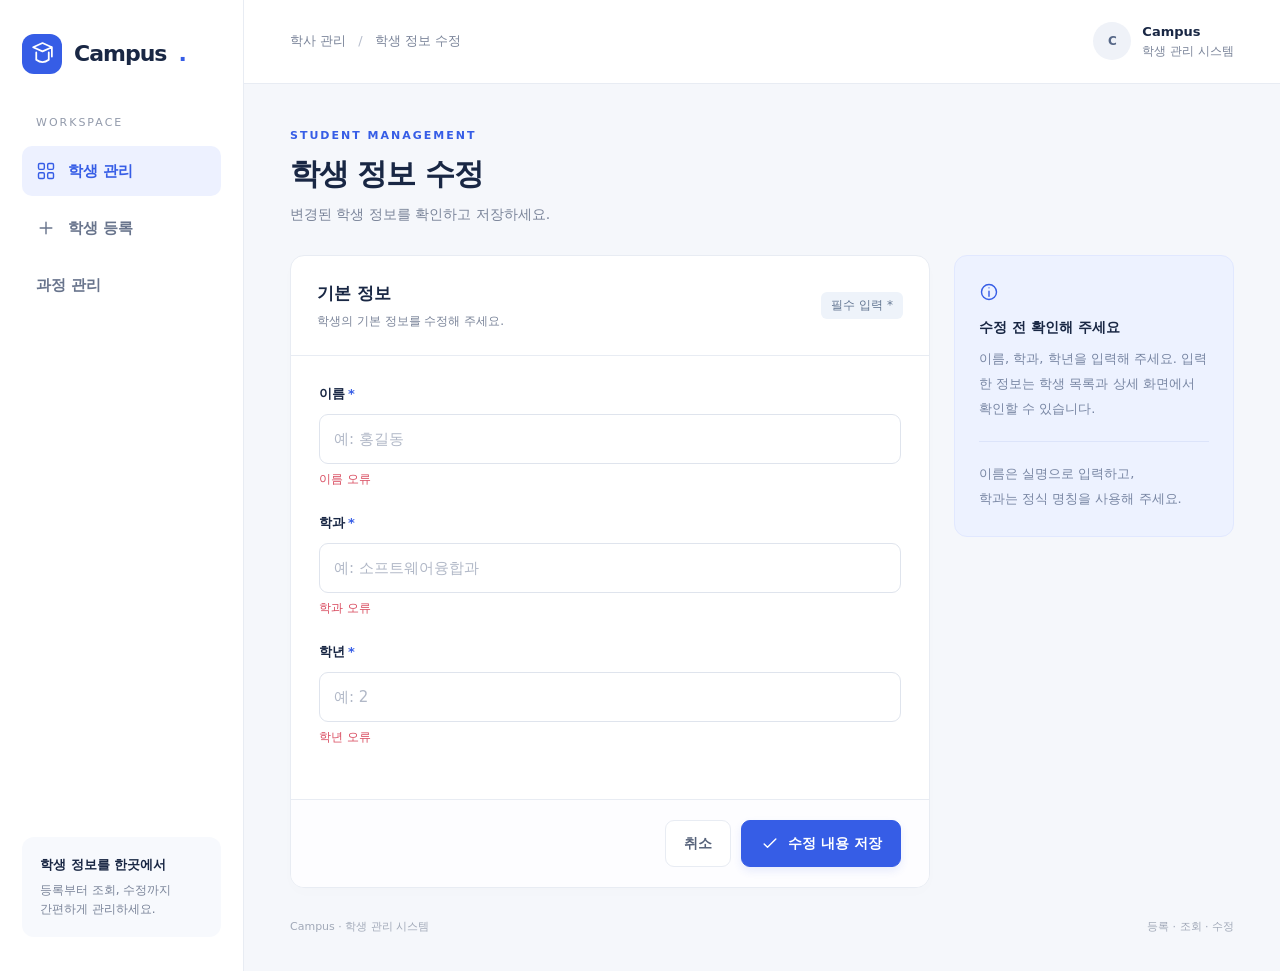
<file: src/main/resources/templates/student-edit.html>
<!doctype html>
<html lang="ko" xmlns:th="http://www.thymeleaf.org">
    <head>
        <meta charset="UTF-8" />
        <meta name="viewport" content="width=device-width, initial-scale=1" />
        <title>학생 정보 수정 · Campus</title>
        <style>
            :root {
                --blue: #365de6;
                --navy: #192744;
                --muted: #7a8499;
                --line: #e8ecf3;
                --bg: #f5f7fb;
            }
            * {
                box-sizing: border-box;
            }
            body {
                margin: 0;
                background: var(--bg);
                color: var(--navy);
                font:
                    15px/1.6 "Pretendard",
                    "Noto Sans KR",
                    system-ui,
                    -apple-system,
                    sans-serif;
            }
            a {
                color: inherit;
                text-decoration: none;
            }
            button,
            input,
            select {
                font: inherit;
            }
            button,
            a,
            input,
            select {
                outline-offset: 4px;
            }
            button {
                cursor: pointer;
            }
            svg {
                width: 20px;
                height: 20px;
                vertical-align: middle;
                flex-shrink: 0;
            }
            .shell {
                min-height: 100vh;
                display: grid;
                grid-template-columns: 244px 1fr;
            }
            .sidebar {
                background: #fff;
                border-right: 1px solid var(--line);
                padding: 34px 22px;
                display: flex;
                flex-direction: column;
                gap: 40px;
            }
            .brand {
                display: flex;
                align-items: center;
                gap: 12px;
                font-size: 22px;
                font-weight: 800;
                letter-spacing: -1px;
            }
            .brand-mark {
                width: 40px;
                height: 40px;
                border-radius: 12px;
                display: grid;
                place-items: center;
                background: var(--blue);
                color: white;
            }
            .brand-mark svg {
                width: 25px;
                height: 25px;
            }
            .nav-label {
                font-size: 11px;
                letter-spacing: 2px;
                color: #929aab;
                margin: 0 14px 14px;
            }
            .nav-item {
                display: flex;
                gap: 12px;
                align-items: center;
                border-radius: 10px;
                padding: 13px 14px;
                color: #68748c;
                font-weight: 600;
                margin-bottom: 7px;
            }
            .nav-item.active {
                background: #edf1ff;
                color: var(--blue);
            }
            .sidebar-note {
                margin-top: auto;
                background: #f7f9fd;
                padding: 18px;
                border-radius: 12px;
                color: var(--muted);
                font-size: 12px;
            }
            .sidebar-note strong {
                display: block;
                color: var(--navy);
                font-size: 13px;
                margin-bottom: 5px;
            }
            .workspace {
                min-width: 0;
            }
            .topbar {
                height: 84px;
                background: #fff;
                border-bottom: 1px solid var(--line);
                display: flex;
                justify-content: space-between;
                align-items: center;
                padding: 0 46px;
            }
            .crumb {
                font-size: 13px;
                color: var(--muted);
            }
            .crumb span {
                margin: 0 12px;
                color: #b6bdcc;
            }
            .account {
                display: flex;
                gap: 11px;
                align-items: center;
                font-size: 12px;
                color: var(--muted);
            }
            .account strong {
                display: block;
                font-size: 13px;
                color: var(--navy);
            }
            .avatar {
                width: 38px;
                height: 38px;
                border-radius: 50%;
                display: grid;
                place-items: center;
                background: #eff2f8;
                color: #566787;
                font-weight: 700;
            }
            .main {
                padding: 43px 46px 36px;
                max-width: 1380px;
                margin: auto;
            }
            .eyebrow {
                font-size: 11px;
                font-weight: 700;
                letter-spacing: 2px;
                color: var(--blue);
                margin: 0 0 9px;
            }
            .page-head {
                display: flex;
                align-items: center;
                justify-content: space-between;
                gap: 20px;
                margin-bottom: 30px;
            }
            h1 {
                font-size: 30px;
                letter-spacing: -1px;
                line-height: 1.3;
                margin: 0 0 10px;
            }
            h2 {
                font-size: 17px;
                margin: 0;
                font-weight: 700;
            }
            .subtitle {
                color: var(--muted);
                margin: 0;
                font-size: 14px;
            }
            .btn {
                display: inline-flex;
                justify-content: center;
                align-items: center;
                gap: 8px;
                border: 1px solid var(--line);
                border-radius: 9px;
                padding: 11px 18px;
                background: #fff;
                color: #56627a;
                font-size: 14px;
                font-weight: 600;
                white-space: nowrap;
                transition:
                    background 0.15s,
                    transform 0.15s;
            }
            .btn:hover {
                background: #f0f3fa;
                transform: translateY(-1px);
            }
            .btn.primary {
                background: var(--blue);
                color: #fff;
                border-color: var(--blue);
                box-shadow: 0 4px 8px #365de61c;
            }
            .btn.primary:hover {
                background: #2c4ed0;
            }
            .btn.danger {
                color: #dc5263;
                border-color: #f1d5da;
                background: #fff;
            }
            .btn.danger:hover {
                background: #fff4f5;
            }
            .stats {
                display: grid;
                grid-template-columns: repeat(3, 1fr);
                gap: 18px;
                margin-bottom: 27px;
            }
            .stat {
                background: #fff;
                border: 1px solid var(--line);
                padding: 21px 24px;
                border-radius: 13px;
                display: flex;
                justify-content: space-between;
                align-items: center;
            }
            .stat-label {
                color: var(--muted);
                font-size: 12px;
            }
            .stat-value {
                font-size: 27px;
                font-weight: 750;
                line-height: 1.4;
                margin-top: 4px;
            }
            .stat-value small {
                font-size: 13px;
                font-weight: 500;
                margin-left: 5px;
                color: var(--muted);
            }
            .stat-icon {
                display: grid;
                place-items: center;
                width: 45px;
                height: 45px;
                border-radius: 12px;
                background: #edf1ff;
                color: var(--blue);
            }
            .stat:nth-child(2) .stat-icon {
                background: #eaf7f4;
                color: #38a489;
            }
            .stat:nth-child(3) .stat-icon {
                background: #f3effd;
                color: #9263d8;
            }
            .card {
                background: #fff;
                border: 1px solid var(--line);
                border-radius: 14px;
                overflow: hidden;
                box-shadow: 0 5px 16px #19274403;
            }
            .card-head {
                display: flex;
                align-items: center;
                justify-content: space-between;
                gap: 14px;
                padding: 24px 26px;
                border-bottom: 1px solid var(--line);
            }
            .card-head p {
                font-size: 12px;
                color: var(--muted);
                margin: 5px 0 0;
            }
            .count {
                color: var(--blue);
                background: #edf1ff;
                border-radius: 6px;
                font-size: 12px;
                padding: 3px 8px;
                margin-left: 8px;
            }
            .search {
                display: flex;
                align-items: center;
                gap: 9px;
                border: 1px solid var(--line);
                border-radius: 8px;
                padding: 9px 12px;
                color: var(--muted);
                background: #fafbfe;
            }
            .search input {
                background: transparent;
                border: 0;
                width: 200px;
                outline: 0;
                font-size: 13px;
                color: var(--navy);
            }
            .table-scroll {
                overflow-x: auto;
            }
            table {
                width: 100%;
                border-collapse: collapse;
                text-align: left;
                white-space: nowrap;
                font-size: 14px;
            }
            th {
                background: #fafbfe;
                color: #818ba0;
                font-size: 12px;
                font-weight: 600;
                padding: 15px 26px;
            }
            td {
                padding: 22px 26px;
                border-bottom: 1px solid #f0f2f7;
            }
            tbody tr:hover {
                background: #fbfcff;
            }
            td:first-child {
                color: #9aa3b3;
                font-size: 13px;
            }
            .student-name {
                display: flex;
                align-items: center;
                gap: 12px;
                font-weight: 650;
            }
            .student-name .avatar {
                background: #edf1ff;
                color: var(--blue);
                width: 36px;
                height: 36px;
                font-size: 12px;
            }
            .badge {
                display: inline-block;
                background: #eef3fa;
                color: #637692;
                padding: 4px 10px;
                border-radius: 6px;
                font-size: 12px;
            }
            .detail-link {
                font-size: 12px;
                color: var(--blue);
            }
            .table-foot {
                padding: 17px 26px;
                display: flex;
                justify-content: space-between;
                color: #9199aa;
                font-size: 12px;
            }
            .layout {
                display: grid;
                grid-template-columns: minmax(0, 1fr) 280px;
                gap: 24px;
                align-items: start;
            }
            .form-body {
                padding: 28px;
            }
            .field {
                margin: 0 0 24px;
            }
            .field label {
                display: block;
                font-size: 13px;
                font-weight: 650;
                margin-bottom: 9px;
            }
            .required {
                color: var(--blue);
                margin-left: 3px;
            }
            .field input {
                width: 100%;
                border: 1px solid #dfe4ed;
                border-radius: 9px;
                padding: 12px 14px;
                background: #fff;
                color: var(--navy);
                transition: 0.15s;
            }
            .field input:focus {
                outline: 0;
                border-color: var(--blue);
                box-shadow: 0 0 0 3px #365de617;
            }
            .field input::placeholder {
                color: #b1b8c7;
            }
            .field small {
                display: block;
                font-size: 12px;
                color: #949dad;
                margin-top: 7px;
            }
            .field .error {
                display: block;
                color: #d94c60;
                font-size: 12px;
                margin-top: 6px;
            }
            .actions {
                padding: 20px 28px;
                border-top: 1px solid var(--line);
                display: flex;
                justify-content: flex-end;
                gap: 10px;
                background: #fdfdff;
            }
            .help {
                padding: 24px;
                background: #edf2ff;
                border: 1px solid #e1e8ff;
                border-radius: 13px;
            }
            .help svg {
                color: var(--blue);
            }
            .help h2 {
                font-size: 14px;
                margin: 12px 0 9px;
            }
            .help p {
                color: #7886a3;
                font-size: 13px;
                line-height: 1.9;
                margin: 0;
            }
            .help hr {
                border: 0;
                border-top: 1px solid #dce4fa;
                margin: 20px 0;
            }
            .profile {
                display: flex;
                align-items: center;
                gap: 20px;
                padding: 30px 28px;
                border-bottom: 1px solid var(--line);
            }
            .profile-avatar {
                width: 72px;
                height: 72px;
                border-radius: 19px;
                background: #edf1ff;
                color: var(--blue);
                display: grid;
                place-items: center;
                font-size: 25px;
                font-weight: 700;
            }
            .profile h2 {
                font-size: 22px;
                margin-bottom: 5px;
            }
            .profile p {
                font-size: 13px;
                color: var(--muted);
                margin: 0;
            }
            .details {
                padding: 7px 28px 22px;
            }
            .info-row {
                padding: 20px 0;
                display: grid;
                grid-template-columns: 125px 1fr;
                border-bottom: 1px solid #f0f2f7;
            }
            .info-row:last-child {
                border: 0;
            }
            .info-row dt {
                font-size: 13px;
                color: var(--muted);
            }
            .info-row dd {
                margin: 0;
                font-size: 14px;
                font-weight: 600;
            }
            .success {
                display: flex;
                gap: 12px;
                align-items: center;
                padding: 16px 20px;
                margin-bottom: 22px;
                border: 1px solid #d5ece3;
                border-radius: 10px;
                background: #eef9f4;
                color: #359071;
                font-size: 13px;
            }
            .footer {
                display: flex;
                justify-content: space-between;
                font-size: 11px;
                color: #a1a9b8;
                margin-top: 30px;
            }
            .empty {
                padding: 45px;
                text-align: center;
                color: var(--muted);
            }
            .empty[hidden] {
                display: none;
            }
            @media (max-width: 1100px) {
                .layout {
                    grid-template-columns: 1fr;
                }
                .help {
                    display: none;
                }
                .main {
                    padding: 32px;
                }
                .topbar {
                    padding: 0 32px;
                }
                .shell {
                    grid-template-columns: 215px 1fr;
                }
                .sidebar {
                    padding: 30px 16px;
                }
                .stats {
                    gap: 12px;
                }
                .stat {
                    padding: 18px;
                }
            }
            @media (max-width: 760px) {
                .shell {
                    display: block;
                }
                .sidebar {
                    padding: 16px 20px;
                    border-right: 0;
                    border-bottom: 1px solid var(--line);
                    display: flex;
                    flex-direction: row;
                    align-items: center;
                    gap: 18px;
                }
                .brand {
                    font-size: 18px;
                }
                .brand-mark {
                    width: 32px;
                    height: 32px;
                }
                .sidebar nav {
                    display: flex;
                    margin-left: auto;
                }
                .nav-label,
                .sidebar-note {
                    display: none;
                }
                .nav-item {
                    padding: 8px 10px;
                    margin: 0;
                    font-size: 12px;
                    gap: 6px;
                }
                .nav-item svg {
                    display: none;
                }
                .topbar {
                    height: 60px;
                    padding: 0 20px;
                }
                .account div:last-child {
                    display: none;
                }
                .main {
                    padding: 26px 20px;
                }
                .page-head {
                    align-items: flex-start;
                }
                h1 {
                    font-size: 24px;
                }
                .subtitle {
                    font-size: 12px;
                }
                .btn {
                    padding: 10px 13px;
                    font-size: 12px;
                }
                .stats {
                    grid-template-columns: 1fr;
                }
                .stat {
                    padding: 15px 20px;
                }
                .stat-value {
                    font-size: 22px;
                }
                .card-head {
                    padding: 20px;
                    flex-wrap: wrap;
                }
                .search {
                    width: 100%;
                }
                .search input {
                    width: 100%;
                }
                .form-body,
                .details {
                    padding: 22px;
                }
                .actions {
                    padding: 18px 22px;
                }
                .profile {
                    padding: 24px 22px;
                }
                .info-row {
                    grid-template-columns: 95px 1fr;
                }
                th,
                td {
                    padding: 16px 20px;
                }
                .footer {
                    gap: 16px;
                }
                .table-foot {
                    padding: 15px 20px;
                }
            }
        </style>
    </head>
    <body>
        <div class="shell">
            <aside class="sidebar">
                <a class="brand" href="students.html" th:href="@{/students}"
                    ><span class="brand-mark"
                        ><svg
                            viewBox="0 0 24 24"
                            fill="none"
                            stroke="currentColor"
                            stroke-width="1.7"
                            stroke-linecap="round"
                            stroke-linejoin="round"
                            aria-hidden="true"
                        >
                            <path
                                d="m3 5 9 4 9-4-9-4-9 4Zm3 5v7c4 3 8 3 12 0v-7M21 5v9"
                            /></svg></span
                    >Campus<span style="color: #365de6">.</span></a
                >
                <nav aria-label="주 메뉴">
                    <p class="nav-label">WORKSPACE</p>
                    <a class="nav-item active" href="students.html" th:href="@{/students}"
                        ><svg
                            viewBox="0 0 24 24"
                            fill="none"
                            stroke="currentColor"
                            stroke-width="1.7"
                            stroke-linecap="round"
                            stroke-linejoin="round"
                            aria-hidden="true"
                        >
                            <rect x="3" y="3" width="7" height="7" rx="1.5" />
                            <rect x="14" y="3" width="7" height="7" rx="1.5" />
                            <rect x="3" y="14" width="7" height="7" rx="1.5" />
                            <rect x="14" y="14" width="7" height="7" rx="1.5" /></svg
                        >학생 관리</a
                    ><a class="nav-item" href="student-form.html" th:href="@{/student-form}"
                        ><svg
                            viewBox="0 0 24 24"
                            fill="none"
                            stroke="currentColor"
                            stroke-width="1.7"
                            stroke-linecap="round"
                            stroke-linejoin="round"
                            aria-hidden="true"
                        >
                            <path d="M12 5v14M5 12h14" /></svg
                        >학생 등록</a
                    ><a class="nav-item" href="courses.html" th:href="@{/courses}">과정 관리</a>
                </nav>
                <div class="sidebar-note">
                    <strong>학생 정보를 한곳에서</strong>등록부터 조회, 수정까지<br />간편하게
                    관리하세요.
                </div>
            </aside>
            <div class="workspace">
                <header class="topbar">
                    <div class="crumb">학사 관리<span>/</span>학생 정보 수정</div>
                    <div class="account">
                        <div class="avatar">C</div>
                        <div><strong>Campus</strong>학생 관리 시스템</div>
                    </div>
                </header>
                <main class="main">
                    <div class="page-head">
                        <div>
                            <p class="eyebrow">STUDENT MANAGEMENT</p>
                            <h1>학생 정보 수정</h1>
                            <p class="subtitle">변경된 학생 정보를 확인하고 저장하세요.</p>
                        </div>
                    </div>
                    <div class="layout">
                        <section class="card">
                            <div class="card-head">
                                <div>
                                    <h2>기본 정보</h2>
                                    <p>학생의 기본 정보를 수정해 주세요.</p>
                                </div>
                                <span class="badge">필수 입력 *</span>
                            </div>
                            <form
                                action="#"
                                th:action="@{/students/{id}/edit(id=${student.id})}"
                                th:object="${student}"
                                method="post"
                            >
                                <div class="form-body">
                                    <div class="field">
                                        <label for="name">이름<span class="required">*</span></label
                                        ><input
                                            type="text"
                                            id="name"
                                            name="name"
                                            th:field="*{name}"
                                            placeholder="예: 홍길동"
                                            required
                                        /><span
                                            class="error"
                                            th:if="${#fields.hasErrors('name')}"
                                            th:errors="*{name}"
                                            >이름 오류</span
                                        >
                                    </div>
                                    <div class="field">
                                        <label for="major"
                                            >학과<span class="required">*</span></label
                                        ><input
                                            type="text"
                                            id="major"
                                            name="major"
                                            th:field="*{major}"
                                            placeholder="예: 소프트웨어융합과"
                                            required
                                        /><span
                                            class="error"
                                            th:if="${#fields.hasErrors('major')}"
                                            th:errors="*{major}"
                                            >학과 오류</span
                                        >
                                    </div>
                                    <div class="field">
                                        <label for="grade"
                                            >학년<span class="required">*</span></label
                                        ><input
                                            type="number"
                                            id="grade"
                                            name="grade"
                                            th:field="*{grade}"
                                            placeholder="예: 2"
                                            required
                                        /><span
                                            class="error"
                                            th:if="${#fields.hasErrors('grade')}"
                                            th:errors="*{grade}"
                                            >학년 오류</span
                                        >
                                    </div>
                                </div>
                                <div class="actions">
                                    <a class="btn" href="students.html" th:href="@{/students}"
                                        >취소</a
                                    ><button type="submit" class="btn primary">
                                        <svg
                                            viewBox="0 0 24 24"
                                            fill="none"
                                            stroke="currentColor"
                                            stroke-width="1.7"
                                            stroke-linecap="round"
                                            stroke-linejoin="round"
                                            aria-hidden="true"
                                        >
                                            <path d="m5 12 4 4L19 6" /></svg
                                        >수정 내용 저장
                                    </button>
                                </div>
                            </form>
                        </section>
                        <aside class="help">
                            <svg
                                viewBox="0 0 24 24"
                                fill="none"
                                stroke="currentColor"
                                stroke-width="1.7"
                                stroke-linecap="round"
                                stroke-linejoin="round"
                                aria-hidden="true"
                            >
                                <circle cx="12" cy="12" r="9" />
                                <path d="M12 11v6M12 7h.01" />
                            </svg>
                            <h2>수정 전 확인해 주세요</h2>
                            <p>
                                이름, 학과, 학년을 입력해 주세요. 입력한 정보는 학생 목록과 상세
                                화면에서 확인할 수 있습니다.
                            </p>
                            <hr />
                            <p>이름은 실명으로 입력하고,<br />학과는 정식 명칭을 사용해 주세요.</p>
                        </aside>
                    </div>
                    <footer class="footer">
                        <span>Campus · 학생 관리 시스템</span><span>등록 · 조회 · 수정</span>
                    </footer>
                </main>
            </div>
        </div>
        <script>
            if (location.protocol === "file:") {
                document.querySelectorAll("[th\:errors]").forEach((e) => (e.hidden = true));
                document
                    .querySelectorAll("[th\:errors]")
                    .forEach((e) => (e.style.display = "none"));
                document.querySelectorAll('form[method="post"]').forEach((f) =>
                    f.addEventListener("submit", (e) => {
                        e.preventDefault();
                        alert(
                            "이 파일은 디자인 미리보기입니다. 실제 저장 및 삭제는 Spring 서버에서 실행해 주세요.",
                        );
                    }),
                );
            }
            document.querySelectorAll("[data-delete]").forEach((f) =>
                f.addEventListener("submit", (e) => {
                    if (!confirm("이 학생 정보를 삭제하시겠습니까?")) e.preventDefault();
                }),
            );
        </script>
    </body>
</html>
</file>
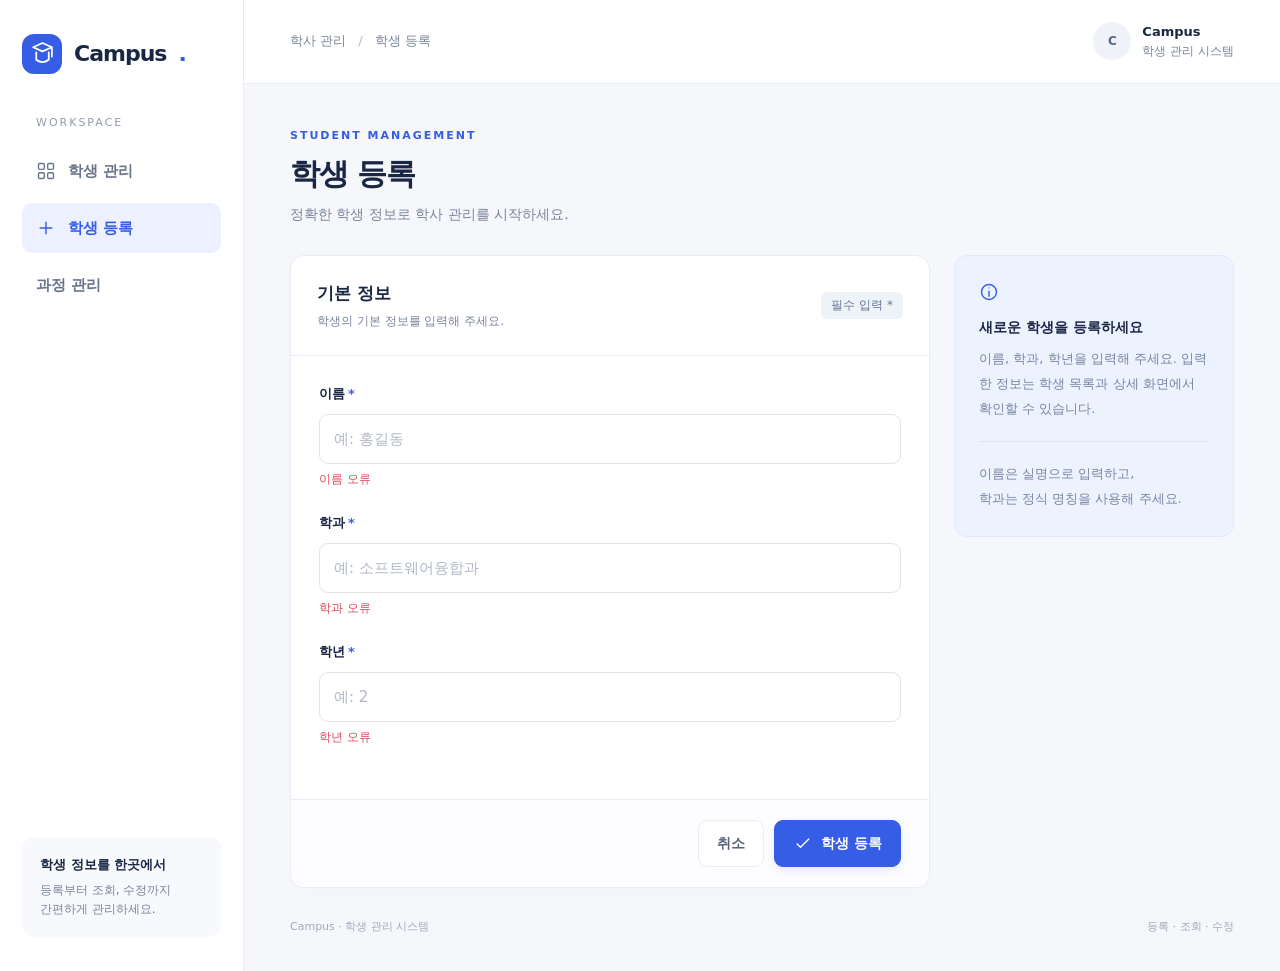
<file: src/main/resources/templates/student-form.html>
<!doctype html>
<html lang="ko" xmlns:th="http://www.thymeleaf.org">
    <head>
        <meta charset="UTF-8" />
        <meta name="viewport" content="width=device-width, initial-scale=1" />
        <title>학생 등록 · Campus</title>
        <style>
            :root {
                --blue: #365de6;
                --navy: #192744;
                --muted: #7a8499;
                --line: #e8ecf3;
                --bg: #f5f7fb;
            }
            * {
                box-sizing: border-box;
            }
            body {
                margin: 0;
                background: var(--bg);
                color: var(--navy);
                font:
                    15px/1.6 "Pretendard",
                    "Noto Sans KR",
                    system-ui,
                    -apple-system,
                    sans-serif;
            }
            a {
                color: inherit;
                text-decoration: none;
            }
            button,
            input,
            select {
                font: inherit;
            }
            button,
            a,
            input,
            select {
                outline-offset: 4px;
            }
            button {
                cursor: pointer;
            }
            svg {
                width: 20px;
                height: 20px;
                vertical-align: middle;
                flex-shrink: 0;
            }
            .shell {
                min-height: 100vh;
                display: grid;
                grid-template-columns: 244px 1fr;
            }
            .sidebar {
                background: #fff;
                border-right: 1px solid var(--line);
                padding: 34px 22px;
                display: flex;
                flex-direction: column;
                gap: 40px;
            }
            .brand {
                display: flex;
                align-items: center;
                gap: 12px;
                font-size: 22px;
                font-weight: 800;
                letter-spacing: -1px;
            }
            .brand-mark {
                width: 40px;
                height: 40px;
                border-radius: 12px;
                display: grid;
                place-items: center;
                background: var(--blue);
                color: white;
            }
            .brand-mark svg {
                width: 25px;
                height: 25px;
            }
            .nav-label {
                font-size: 11px;
                letter-spacing: 2px;
                color: #929aab;
                margin: 0 14px 14px;
            }
            .nav-item {
                display: flex;
                gap: 12px;
                align-items: center;
                border-radius: 10px;
                padding: 13px 14px;
                color: #68748c;
                font-weight: 600;
                margin-bottom: 7px;
            }
            .nav-item.active {
                background: #edf1ff;
                color: var(--blue);
            }
            .sidebar-note {
                margin-top: auto;
                background: #f7f9fd;
                padding: 18px;
                border-radius: 12px;
                color: var(--muted);
                font-size: 12px;
            }
            .sidebar-note strong {
                display: block;
                color: var(--navy);
                font-size: 13px;
                margin-bottom: 5px;
            }
            .workspace {
                min-width: 0;
            }
            .topbar {
                height: 84px;
                background: #fff;
                border-bottom: 1px solid var(--line);
                display: flex;
                justify-content: space-between;
                align-items: center;
                padding: 0 46px;
            }
            .crumb {
                font-size: 13px;
                color: var(--muted);
            }
            .crumb span {
                margin: 0 12px;
                color: #b6bdcc;
            }
            .account {
                display: flex;
                gap: 11px;
                align-items: center;
                font-size: 12px;
                color: var(--muted);
            }
            .account strong {
                display: block;
                font-size: 13px;
                color: var(--navy);
            }
            .avatar {
                width: 38px;
                height: 38px;
                border-radius: 50%;
                display: grid;
                place-items: center;
                background: #eff2f8;
                color: #566787;
                font-weight: 700;
            }
            .main {
                padding: 43px 46px 36px;
                max-width: 1380px;
                margin: auto;
            }
            .eyebrow {
                font-size: 11px;
                font-weight: 700;
                letter-spacing: 2px;
                color: var(--blue);
                margin: 0 0 9px;
            }
            .page-head {
                display: flex;
                align-items: center;
                justify-content: space-between;
                gap: 20px;
                margin-bottom: 30px;
            }
            h1 {
                font-size: 30px;
                letter-spacing: -1px;
                line-height: 1.3;
                margin: 0 0 10px;
            }
            h2 {
                font-size: 17px;
                margin: 0;
                font-weight: 700;
            }
            .subtitle {
                color: var(--muted);
                margin: 0;
                font-size: 14px;
            }
            .btn {
                display: inline-flex;
                justify-content: center;
                align-items: center;
                gap: 8px;
                border: 1px solid var(--line);
                border-radius: 9px;
                padding: 11px 18px;
                background: #fff;
                color: #56627a;
                font-size: 14px;
                font-weight: 600;
                white-space: nowrap;
                transition:
                    background 0.15s,
                    transform 0.15s;
            }
            .btn:hover {
                background: #f0f3fa;
                transform: translateY(-1px);
            }
            .btn.primary {
                background: var(--blue);
                color: #fff;
                border-color: var(--blue);
                box-shadow: 0 4px 8px #365de61c;
            }
            .btn.primary:hover {
                background: #2c4ed0;
            }
            .btn.danger {
                color: #dc5263;
                border-color: #f1d5da;
                background: #fff;
            }
            .btn.danger:hover {
                background: #fff4f5;
            }
            .stats {
                display: grid;
                grid-template-columns: repeat(3, 1fr);
                gap: 18px;
                margin-bottom: 27px;
            }
            .stat {
                background: #fff;
                border: 1px solid var(--line);
                padding: 21px 24px;
                border-radius: 13px;
                display: flex;
                justify-content: space-between;
                align-items: center;
            }
            .stat-label {
                color: var(--muted);
                font-size: 12px;
            }
            .stat-value {
                font-size: 27px;
                font-weight: 750;
                line-height: 1.4;
                margin-top: 4px;
            }
            .stat-value small {
                font-size: 13px;
                font-weight: 500;
                margin-left: 5px;
                color: var(--muted);
            }
            .stat-icon {
                display: grid;
                place-items: center;
                width: 45px;
                height: 45px;
                border-radius: 12px;
                background: #edf1ff;
                color: var(--blue);
            }
            .stat:nth-child(2) .stat-icon {
                background: #eaf7f4;
                color: #38a489;
            }
            .stat:nth-child(3) .stat-icon {
                background: #f3effd;
                color: #9263d8;
            }
            .card {
                background: #fff;
                border: 1px solid var(--line);
                border-radius: 14px;
                overflow: hidden;
                box-shadow: 0 5px 16px #19274403;
            }
            .card-head {
                display: flex;
                align-items: center;
                justify-content: space-between;
                gap: 14px;
                padding: 24px 26px;
                border-bottom: 1px solid var(--line);
            }
            .card-head p {
                font-size: 12px;
                color: var(--muted);
                margin: 5px 0 0;
            }
            .count {
                color: var(--blue);
                background: #edf1ff;
                border-radius: 6px;
                font-size: 12px;
                padding: 3px 8px;
                margin-left: 8px;
            }
            .search {
                display: flex;
                align-items: center;
                gap: 9px;
                border: 1px solid var(--line);
                border-radius: 8px;
                padding: 9px 12px;
                color: var(--muted);
                background: #fafbfe;
            }
            .search input {
                background: transparent;
                border: 0;
                width: 200px;
                outline: 0;
                font-size: 13px;
                color: var(--navy);
            }
            .table-scroll {
                overflow-x: auto;
            }
            table {
                width: 100%;
                border-collapse: collapse;
                text-align: left;
                white-space: nowrap;
                font-size: 14px;
            }
            th {
                background: #fafbfe;
                color: #818ba0;
                font-size: 12px;
                font-weight: 600;
                padding: 15px 26px;
            }
            td {
                padding: 22px 26px;
                border-bottom: 1px solid #f0f2f7;
            }
            tbody tr:hover {
                background: #fbfcff;
            }
            td:first-child {
                color: #9aa3b3;
                font-size: 13px;
            }
            .student-name {
                display: flex;
                align-items: center;
                gap: 12px;
                font-weight: 650;
            }
            .student-name .avatar {
                background: #edf1ff;
                color: var(--blue);
                width: 36px;
                height: 36px;
                font-size: 12px;
            }
            .badge {
                display: inline-block;
                background: #eef3fa;
                color: #637692;
                padding: 4px 10px;
                border-radius: 6px;
                font-size: 12px;
            }
            .detail-link {
                font-size: 12px;
                color: var(--blue);
            }
            .table-foot {
                padding: 17px 26px;
                display: flex;
                justify-content: space-between;
                color: #9199aa;
                font-size: 12px;
            }
            .layout {
                display: grid;
                grid-template-columns: minmax(0, 1fr) 280px;
                gap: 24px;
                align-items: start;
            }
            .form-body {
                padding: 28px;
            }
            .field {
                margin: 0 0 24px;
            }
            .field label {
                display: block;
                font-size: 13px;
                font-weight: 650;
                margin-bottom: 9px;
            }
            .required {
                color: var(--blue);
                margin-left: 3px;
            }
            .field input {
                width: 100%;
                border: 1px solid #dfe4ed;
                border-radius: 9px;
                padding: 12px 14px;
                background: #fff;
                color: var(--navy);
                transition: 0.15s;
            }
            .field input:focus {
                outline: 0;
                border-color: var(--blue);
                box-shadow: 0 0 0 3px #365de617;
            }
            .field input::placeholder {
                color: #b1b8c7;
            }
            .field small {
                display: block;
                font-size: 12px;
                color: #949dad;
                margin-top: 7px;
            }
            .field .error {
                display: block;
                color: #d94c60;
                font-size: 12px;
                margin-top: 6px;
            }
            .actions {
                padding: 20px 28px;
                border-top: 1px solid var(--line);
                display: flex;
                justify-content: flex-end;
                gap: 10px;
                background: #fdfdff;
            }
            .help {
                padding: 24px;
                background: #edf2ff;
                border: 1px solid #e1e8ff;
                border-radius: 13px;
            }
            .help svg {
                color: var(--blue);
            }
            .help h2 {
                font-size: 14px;
                margin: 12px 0 9px;
            }
            .help p {
                color: #7886a3;
                font-size: 13px;
                line-height: 1.9;
                margin: 0;
            }
            .help hr {
                border: 0;
                border-top: 1px solid #dce4fa;
                margin: 20px 0;
            }
            .profile {
                display: flex;
                align-items: center;
                gap: 20px;
                padding: 30px 28px;
                border-bottom: 1px solid var(--line);
            }
            .profile-avatar {
                width: 72px;
                height: 72px;
                border-radius: 19px;
                background: #edf1ff;
                color: var(--blue);
                display: grid;
                place-items: center;
                font-size: 25px;
                font-weight: 700;
            }
            .profile h2 {
                font-size: 22px;
                margin-bottom: 5px;
            }
            .profile p {
                font-size: 13px;
                color: var(--muted);
                margin: 0;
            }
            .details {
                padding: 7px 28px 22px;
            }
            .info-row {
                padding: 20px 0;
                display: grid;
                grid-template-columns: 125px 1fr;
                border-bottom: 1px solid #f0f2f7;
            }
            .info-row:last-child {
                border: 0;
            }
            .info-row dt {
                font-size: 13px;
                color: var(--muted);
            }
            .info-row dd {
                margin: 0;
                font-size: 14px;
                font-weight: 600;
            }
            .success {
                display: flex;
                gap: 12px;
                align-items: center;
                padding: 16px 20px;
                margin-bottom: 22px;
                border: 1px solid #d5ece3;
                border-radius: 10px;
                background: #eef9f4;
                color: #359071;
                font-size: 13px;
            }
            .footer {
                display: flex;
                justify-content: space-between;
                font-size: 11px;
                color: #a1a9b8;
                margin-top: 30px;
            }
            .empty {
                padding: 45px;
                text-align: center;
                color: var(--muted);
            }
            .empty[hidden] {
                display: none;
            }
            @media (max-width: 1100px) {
                .layout {
                    grid-template-columns: 1fr;
                }
                .help {
                    display: none;
                }
                .main {
                    padding: 32px;
                }
                .topbar {
                    padding: 0 32px;
                }
                .shell {
                    grid-template-columns: 215px 1fr;
                }
                .sidebar {
                    padding: 30px 16px;
                }
                .stats {
                    gap: 12px;
                }
                .stat {
                    padding: 18px;
                }
            }
            @media (max-width: 760px) {
                .shell {
                    display: block;
                }
                .sidebar {
                    padding: 16px 20px;
                    border-right: 0;
                    border-bottom: 1px solid var(--line);
                    display: flex;
                    flex-direction: row;
                    align-items: center;
                    gap: 18px;
                }
                .brand {
                    font-size: 18px;
                }
                .brand-mark {
                    width: 32px;
                    height: 32px;
                }
                .sidebar nav {
                    display: flex;
                    margin-left: auto;
                }
                .nav-label,
                .sidebar-note {
                    display: none;
                }
                .nav-item {
                    padding: 8px 10px;
                    margin: 0;
                    font-size: 12px;
                    gap: 6px;
                }
                .nav-item svg {
                    display: none;
                }
                .topbar {
                    height: 60px;
                    padding: 0 20px;
                }
                .account div:last-child {
                    display: none;
                }
                .main {
                    padding: 26px 20px;
                }
                .page-head {
                    align-items: flex-start;
                }
                h1 {
                    font-size: 24px;
                }
                .subtitle {
                    font-size: 12px;
                }
                .btn {
                    padding: 10px 13px;
                    font-size: 12px;
                }
                .stats {
                    grid-template-columns: 1fr;
                }
                .stat {
                    padding: 15px 20px;
                }
                .stat-value {
                    font-size: 22px;
                }
                .card-head {
                    padding: 20px;
                    flex-wrap: wrap;
                }
                .search {
                    width: 100%;
                }
                .search input {
                    width: 100%;
                }
                .form-body,
                .details {
                    padding: 22px;
                }
                .actions {
                    padding: 18px 22px;
                }
                .profile {
                    padding: 24px 22px;
                }
                .info-row {
                    grid-template-columns: 95px 1fr;
                }
                th,
                td {
                    padding: 16px 20px;
                }
                .footer {
                    gap: 16px;
                }
                .table-foot {
                    padding: 15px 20px;
                }
            }
        </style>
    </head>
    <body>
        <div class="shell">
            <aside class="sidebar">
                <a class="brand" href="students.html" th:href="@{/students}"
                    ><span class="brand-mark"
                        ><svg
                            viewBox="0 0 24 24"
                            fill="none"
                            stroke="currentColor"
                            stroke-width="1.7"
                            stroke-linecap="round"
                            stroke-linejoin="round"
                            aria-hidden="true"
                        >
                            <path
                                d="m3 5 9 4 9-4-9-4-9 4Zm3 5v7c4 3 8 3 12 0v-7M21 5v9"
                            /></svg></span
                    >Campus<span style="color: #365de6">.</span></a
                >
                <nav aria-label="주 메뉴">
                    <p class="nav-label">WORKSPACE</p>
                    <a class="nav-item" href="students.html" th:href="@{/students}"
                        ><svg
                            viewBox="0 0 24 24"
                            fill="none"
                            stroke="currentColor"
                            stroke-width="1.7"
                            stroke-linecap="round"
                            stroke-linejoin="round"
                            aria-hidden="true"
                        >
                            <rect x="3" y="3" width="7" height="7" rx="1.5" />
                            <rect x="14" y="3" width="7" height="7" rx="1.5" />
                            <rect x="3" y="14" width="7" height="7" rx="1.5" />
                            <rect x="14" y="14" width="7" height="7" rx="1.5" /></svg
                        >학생 관리</a
                    ><a class="nav-item active" href="student-form.html" th:href="@{/student-form}"
                        ><svg
                            viewBox="0 0 24 24"
                            fill="none"
                            stroke="currentColor"
                            stroke-width="1.7"
                            stroke-linecap="round"
                            stroke-linejoin="round"
                            aria-hidden="true"
                        >
                            <path d="M12 5v14M5 12h14" /></svg
                        >학생 등록</a
                    ><a class="nav-item" href="courses.html" th:href="@{/courses}">과정 관리</a>
                </nav>
                <div class="sidebar-note">
                    <strong>학생 정보를 한곳에서</strong>등록부터 조회, 수정까지<br />간편하게
                    관리하세요.
                </div>
            </aside>
            <div class="workspace">
                <header class="topbar">
                    <div class="crumb">학사 관리<span>/</span>학생 등록</div>
                    <div class="account">
                        <div class="avatar">C</div>
                        <div><strong>Campus</strong>학생 관리 시스템</div>
                    </div>
                </header>
                <main class="main">
                    <div class="page-head">
                        <div>
                            <p class="eyebrow">STUDENT MANAGEMENT</p>
                            <h1>학생 등록</h1>
                            <p class="subtitle">정확한 학생 정보로 학사 관리를 시작하세요.</p>
                        </div>
                    </div>
                    <div class="layout">
                        <section class="card">
                            <div class="card-head">
                                <div>
                                    <h2>기본 정보</h2>
                                    <p>학생의 기본 정보를 입력해 주세요.</p>
                                </div>
                                <span class="badge">필수 입력 *</span>
                            </div>
                            <form
                                action="#"
                                th:action="@{/student}"
                                th:object="${student}"
                                method="post"
                            >
                                <div class="form-body">
                                    <div class="field">
                                        <label for="name">이름<span class="required">*</span></label
                                        ><input
                                            type="text"
                                            id="name"
                                            name="name"
                                            th:field="*{name}"
                                            placeholder="예: 홍길동"
                                            required
                                        /><span
                                            class="error"
                                            th:if="${#fields.hasErrors('name')}"
                                            th:errors="*{name}"
                                            >이름 오류</span
                                        >
                                    </div>
                                    <div class="field">
                                        <label for="major"
                                            >학과<span class="required">*</span></label
                                        ><input
                                            type="text"
                                            id="major"
                                            name="major"
                                            th:field="*{major}"
                                            placeholder="예: 소프트웨어융합과"
                                            required
                                        /><span
                                            class="error"
                                            th:if="${#fields.hasErrors('major')}"
                                            th:errors="*{major}"
                                            >학과 오류</span
                                        >
                                    </div>
                                    <div class="field">
                                        <label for="grade"
                                            >학년<span class="required">*</span></label
                                        ><input
                                            type="number"
                                            id="grade"
                                            name="grade"
                                            th:field="*{grade}"
                                            placeholder="예: 2"
                                            required
                                        /><span
                                            class="error"
                                            th:if="${#fields.hasErrors('grade')}"
                                            th:errors="*{grade}"
                                            >학년 오류</span
                                        >
                                    </div>
                                </div>
                                <div class="actions">
                                    <a class="btn" href="students.html" th:href="@{/students}"
                                        >취소</a
                                    ><button type="submit" class="btn primary">
                                        <svg
                                            viewBox="0 0 24 24"
                                            fill="none"
                                            stroke="currentColor"
                                            stroke-width="1.7"
                                            stroke-linecap="round"
                                            stroke-linejoin="round"
                                            aria-hidden="true"
                                        >
                                            <path d="m5 12 4 4L19 6" /></svg
                                        >학생 등록
                                    </button>
                                </div>
                            </form>
                        </section>
                        <aside class="help">
                            <svg
                                viewBox="0 0 24 24"
                                fill="none"
                                stroke="currentColor"
                                stroke-width="1.7"
                                stroke-linecap="round"
                                stroke-linejoin="round"
                                aria-hidden="true"
                            >
                                <circle cx="12" cy="12" r="9" />
                                <path d="M12 11v6M12 7h.01" />
                            </svg>
                            <h2>새로운 학생을 등록하세요</h2>
                            <p>
                                이름, 학과, 학년을 입력해 주세요. 입력한 정보는 학생 목록과 상세
                                화면에서 확인할 수 있습니다.
                            </p>
                            <hr />
                            <p>이름은 실명으로 입력하고,<br />학과는 정식 명칭을 사용해 주세요.</p>
                        </aside>
                    </div>
                    <footer class="footer">
                        <span>Campus · 학생 관리 시스템</span><span>등록 · 조회 · 수정</span>
                    </footer>
                </main>
            </div>
        </div>
        <script>
            if (location.protocol === "file:") {
                document.querySelectorAll("[th\:errors]").forEach((e) => (e.hidden = true));
                document
                    .querySelectorAll("[th\:errors]")
                    .forEach((e) => (e.style.display = "none"));
                document.querySelectorAll('form[method="post"]').forEach((f) =>
                    f.addEventListener("submit", (e) => {
                        e.preventDefault();
                        alert(
                            "이 파일은 디자인 미리보기입니다. 실제 저장 및 삭제는 Spring 서버에서 실행해 주세요.",
                        );
                    }),
                );
            }
            document.querySelectorAll("[data-delete]").forEach((f) =>
                f.addEventListener("submit", (e) => {
                    if (!confirm("이 학생 정보를 삭제하시겠습니까?")) e.preventDefault();
                }),
            );
        </script>
    </body>
</html>
</file>
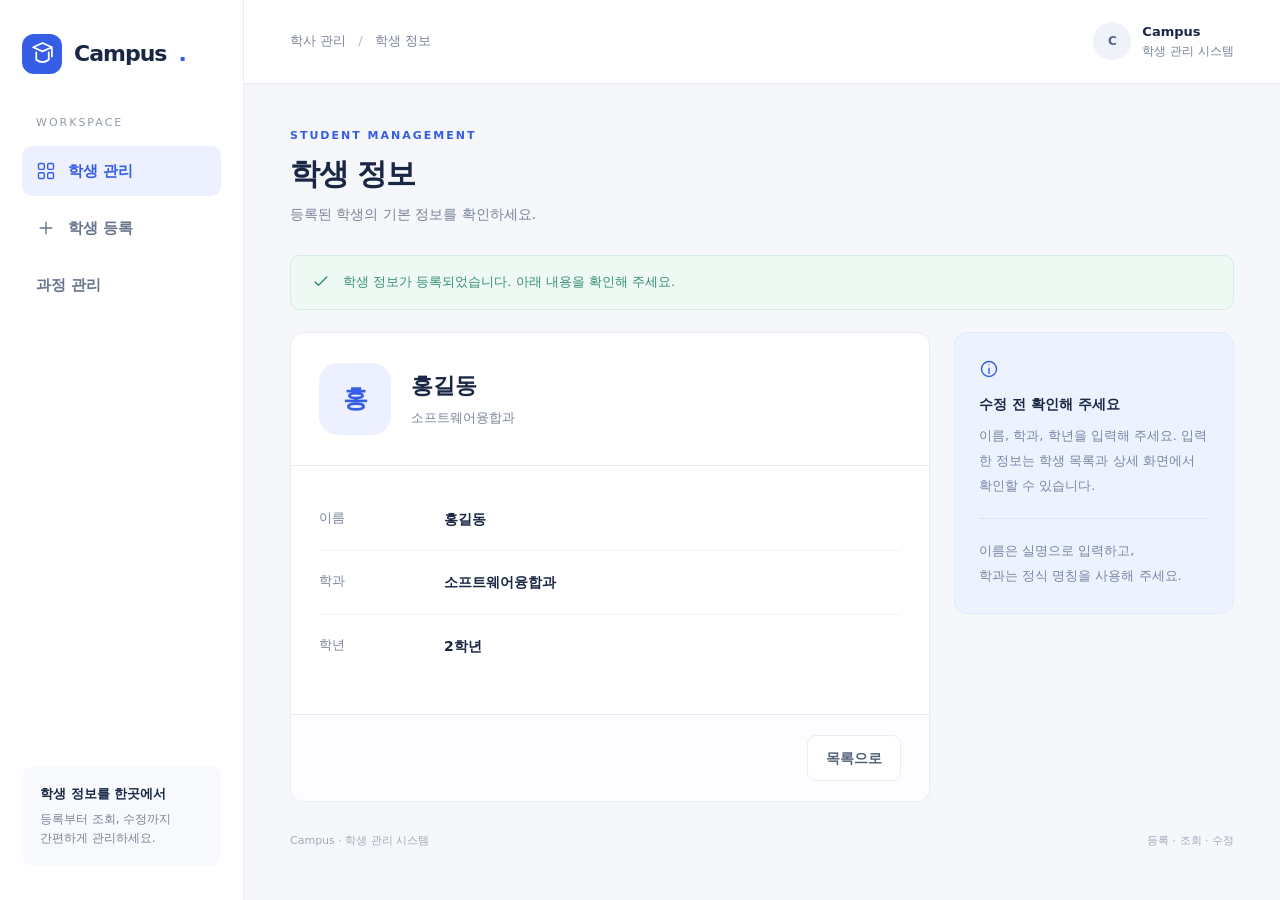
<file: src/main/resources/templates/student.html>
<!doctype html>
<html lang="ko" xmlns:th="http://www.thymeleaf.org">
    <head>
        <meta charset="UTF-8" />
        <meta name="viewport" content="width=device-width, initial-scale=1" />
        <title>학생 정보 · Campus</title>
        <style>
            :root {
                --blue: #365de6;
                --navy: #192744;
                --muted: #7a8499;
                --line: #e8ecf3;
                --bg: #f5f7fb;
            }
            * {
                box-sizing: border-box;
            }
            body {
                margin: 0;
                background: var(--bg);
                color: var(--navy);
                font:
                    15px/1.6 "Pretendard",
                    "Noto Sans KR",
                    system-ui,
                    -apple-system,
                    sans-serif;
            }
            a {
                color: inherit;
                text-decoration: none;
            }
            button,
            input,
            select {
                font: inherit;
            }
            button,
            a,
            input,
            select {
                outline-offset: 4px;
            }
            button {
                cursor: pointer;
            }
            svg {
                width: 20px;
                height: 20px;
                vertical-align: middle;
                flex-shrink: 0;
            }
            .shell {
                min-height: 100vh;
                display: grid;
                grid-template-columns: 244px 1fr;
            }
            .sidebar {
                background: #fff;
                border-right: 1px solid var(--line);
                padding: 34px 22px;
                display: flex;
                flex-direction: column;
                gap: 40px;
            }
            .brand {
                display: flex;
                align-items: center;
                gap: 12px;
                font-size: 22px;
                font-weight: 800;
                letter-spacing: -1px;
            }
            .brand-mark {
                width: 40px;
                height: 40px;
                border-radius: 12px;
                display: grid;
                place-items: center;
                background: var(--blue);
                color: white;
            }
            .brand-mark svg {
                width: 25px;
                height: 25px;
            }
            .nav-label {
                font-size: 11px;
                letter-spacing: 2px;
                color: #929aab;
                margin: 0 14px 14px;
            }
            .nav-item {
                display: flex;
                gap: 12px;
                align-items: center;
                border-radius: 10px;
                padding: 13px 14px;
                color: #68748c;
                font-weight: 600;
                margin-bottom: 7px;
            }
            .nav-item.active {
                background: #edf1ff;
                color: var(--blue);
            }
            .sidebar-note {
                margin-top: auto;
                background: #f7f9fd;
                padding: 18px;
                border-radius: 12px;
                color: var(--muted);
                font-size: 12px;
            }
            .sidebar-note strong {
                display: block;
                color: var(--navy);
                font-size: 13px;
                margin-bottom: 5px;
            }
            .workspace {
                min-width: 0;
            }
            .topbar {
                height: 84px;
                background: #fff;
                border-bottom: 1px solid var(--line);
                display: flex;
                justify-content: space-between;
                align-items: center;
                padding: 0 46px;
            }
            .crumb {
                font-size: 13px;
                color: var(--muted);
            }
            .crumb span {
                margin: 0 12px;
                color: #b6bdcc;
            }
            .account {
                display: flex;
                gap: 11px;
                align-items: center;
                font-size: 12px;
                color: var(--muted);
            }
            .account strong {
                display: block;
                font-size: 13px;
                color: var(--navy);
            }
            .avatar {
                width: 38px;
                height: 38px;
                border-radius: 50%;
                display: grid;
                place-items: center;
                background: #eff2f8;
                color: #566787;
                font-weight: 700;
            }
            .main {
                padding: 43px 46px 36px;
                max-width: 1380px;
                margin: auto;
            }
            .eyebrow {
                font-size: 11px;
                font-weight: 700;
                letter-spacing: 2px;
                color: var(--blue);
                margin: 0 0 9px;
            }
            .page-head {
                display: flex;
                align-items: center;
                justify-content: space-between;
                gap: 20px;
                margin-bottom: 30px;
            }
            h1 {
                font-size: 30px;
                letter-spacing: -1px;
                line-height: 1.3;
                margin: 0 0 10px;
            }
            h2 {
                font-size: 17px;
                margin: 0;
                font-weight: 700;
            }
            .subtitle {
                color: var(--muted);
                margin: 0;
                font-size: 14px;
            }
            .btn {
                display: inline-flex;
                justify-content: center;
                align-items: center;
                gap: 8px;
                border: 1px solid var(--line);
                border-radius: 9px;
                padding: 11px 18px;
                background: #fff;
                color: #56627a;
                font-size: 14px;
                font-weight: 600;
                white-space: nowrap;
                transition:
                    background 0.15s,
                    transform 0.15s;
            }
            .btn:hover {
                background: #f0f3fa;
                transform: translateY(-1px);
            }
            .btn.primary {
                background: var(--blue);
                color: #fff;
                border-color: var(--blue);
                box-shadow: 0 4px 8px #365de61c;
            }
            .btn.primary:hover {
                background: #2c4ed0;
            }
            .btn.danger {
                color: #dc5263;
                border-color: #f1d5da;
                background: #fff;
            }
            .btn.danger:hover {
                background: #fff4f5;
            }
            .stats {
                display: grid;
                grid-template-columns: repeat(3, 1fr);
                gap: 18px;
                margin-bottom: 27px;
            }
            .stat {
                background: #fff;
                border: 1px solid var(--line);
                padding: 21px 24px;
                border-radius: 13px;
                display: flex;
                justify-content: space-between;
                align-items: center;
            }
            .stat-label {
                color: var(--muted);
                font-size: 12px;
            }
            .stat-value {
                font-size: 27px;
                font-weight: 750;
                line-height: 1.4;
                margin-top: 4px;
            }
            .stat-value small {
                font-size: 13px;
                font-weight: 500;
                margin-left: 5px;
                color: var(--muted);
            }
            .stat-icon {
                display: grid;
                place-items: center;
                width: 45px;
                height: 45px;
                border-radius: 12px;
                background: #edf1ff;
                color: var(--blue);
            }
            .stat:nth-child(2) .stat-icon {
                background: #eaf7f4;
                color: #38a489;
            }
            .stat:nth-child(3) .stat-icon {
                background: #f3effd;
                color: #9263d8;
            }
            .card {
                background: #fff;
                border: 1px solid var(--line);
                border-radius: 14px;
                overflow: hidden;
                box-shadow: 0 5px 16px #19274403;
            }
            .card-head {
                display: flex;
                align-items: center;
                justify-content: space-between;
                gap: 14px;
                padding: 24px 26px;
                border-bottom: 1px solid var(--line);
            }
            .card-head p {
                font-size: 12px;
                color: var(--muted);
                margin: 5px 0 0;
            }
            .count {
                color: var(--blue);
                background: #edf1ff;
                border-radius: 6px;
                font-size: 12px;
                padding: 3px 8px;
                margin-left: 8px;
            }
            .search {
                display: flex;
                align-items: center;
                gap: 9px;
                border: 1px solid var(--line);
                border-radius: 8px;
                padding: 9px 12px;
                color: var(--muted);
                background: #fafbfe;
            }
            .search input {
                background: transparent;
                border: 0;
                width: 200px;
                outline: 0;
                font-size: 13px;
                color: var(--navy);
            }
            .table-scroll {
                overflow-x: auto;
            }
            table {
                width: 100%;
                border-collapse: collapse;
                text-align: left;
                white-space: nowrap;
                font-size: 14px;
            }
            th {
                background: #fafbfe;
                color: #818ba0;
                font-size: 12px;
                font-weight: 600;
                padding: 15px 26px;
            }
            td {
                padding: 22px 26px;
                border-bottom: 1px solid #f0f2f7;
            }
            tbody tr:hover {
                background: #fbfcff;
            }
            td:first-child {
                color: #9aa3b3;
                font-size: 13px;
            }
            .student-name {
                display: flex;
                align-items: center;
                gap: 12px;
                font-weight: 650;
            }
            .student-name .avatar {
                background: #edf1ff;
                color: var(--blue);
                width: 36px;
                height: 36px;
                font-size: 12px;
            }
            .badge {
                display: inline-block;
                background: #eef3fa;
                color: #637692;
                padding: 4px 10px;
                border-radius: 6px;
                font-size: 12px;
            }
            .detail-link {
                font-size: 12px;
                color: var(--blue);
            }
            .table-foot {
                padding: 17px 26px;
                display: flex;
                justify-content: space-between;
                color: #9199aa;
                font-size: 12px;
            }
            .layout {
                display: grid;
                grid-template-columns: minmax(0, 1fr) 280px;
                gap: 24px;
                align-items: start;
            }
            .form-body {
                padding: 28px;
            }
            .field {
                margin: 0 0 24px;
            }
            .field label {
                display: block;
                font-size: 13px;
                font-weight: 650;
                margin-bottom: 9px;
            }
            .required {
                color: var(--blue);
                margin-left: 3px;
            }
            .field input {
                width: 100%;
                border: 1px solid #dfe4ed;
                border-radius: 9px;
                padding: 12px 14px;
                background: #fff;
                color: var(--navy);
                transition: 0.15s;
            }
            .field input:focus {
                outline: 0;
                border-color: var(--blue);
                box-shadow: 0 0 0 3px #365de617;
            }
            .field input::placeholder {
                color: #b1b8c7;
            }
            .field small {
                display: block;
                font-size: 12px;
                color: #949dad;
                margin-top: 7px;
            }
            .field .error {
                display: block;
                color: #d94c60;
                font-size: 12px;
                margin-top: 6px;
            }
            .actions {
                padding: 20px 28px;
                border-top: 1px solid var(--line);
                display: flex;
                justify-content: flex-end;
                gap: 10px;
                background: #fdfdff;
            }
            .help {
                padding: 24px;
                background: #edf2ff;
                border: 1px solid #e1e8ff;
                border-radius: 13px;
            }
            .help svg {
                color: var(--blue);
            }
            .help h2 {
                font-size: 14px;
                margin: 12px 0 9px;
            }
            .help p {
                color: #7886a3;
                font-size: 13px;
                line-height: 1.9;
                margin: 0;
            }
            .help hr {
                border: 0;
                border-top: 1px solid #dce4fa;
                margin: 20px 0;
            }
            .profile {
                display: flex;
                align-items: center;
                gap: 20px;
                padding: 30px 28px;
                border-bottom: 1px solid var(--line);
            }
            .profile-avatar {
                width: 72px;
                height: 72px;
                border-radius: 19px;
                background: #edf1ff;
                color: var(--blue);
                display: grid;
                place-items: center;
                font-size: 25px;
                font-weight: 700;
            }
            .profile h2 {
                font-size: 22px;
                margin-bottom: 5px;
            }
            .profile p {
                font-size: 13px;
                color: var(--muted);
                margin: 0;
            }
            .details {
                padding: 7px 28px 22px;
            }
            .info-row {
                padding: 20px 0;
                display: grid;
                grid-template-columns: 125px 1fr;
                border-bottom: 1px solid #f0f2f7;
            }
            .info-row:last-child {
                border: 0;
            }
            .info-row dt {
                font-size: 13px;
                color: var(--muted);
            }
            .info-row dd {
                margin: 0;
                font-size: 14px;
                font-weight: 600;
            }
            .success {
                display: flex;
                gap: 12px;
                align-items: center;
                padding: 16px 20px;
                margin-bottom: 22px;
                border: 1px solid #d5ece3;
                border-radius: 10px;
                background: #eef9f4;
                color: #359071;
                font-size: 13px;
            }
            .footer {
                display: flex;
                justify-content: space-between;
                font-size: 11px;
                color: #a1a9b8;
                margin-top: 30px;
            }
            .empty {
                padding: 45px;
                text-align: center;
                color: var(--muted);
            }
            .empty[hidden] {
                display: none;
            }
            @media (max-width: 1100px) {
                .layout {
                    grid-template-columns: 1fr;
                }
                .help {
                    display: none;
                }
                .main {
                    padding: 32px;
                }
                .topbar {
                    padding: 0 32px;
                }
                .shell {
                    grid-template-columns: 215px 1fr;
                }
                .sidebar {
                    padding: 30px 16px;
                }
                .stats {
                    gap: 12px;
                }
                .stat {
                    padding: 18px;
                }
            }
            @media (max-width: 760px) {
                .shell {
                    display: block;
                }
                .sidebar {
                    padding: 16px 20px;
                    border-right: 0;
                    border-bottom: 1px solid var(--line);
                    display: flex;
                    flex-direction: row;
                    align-items: center;
                    gap: 18px;
                }
                .brand {
                    font-size: 18px;
                }
                .brand-mark {
                    width: 32px;
                    height: 32px;
                }
                .sidebar nav {
                    display: flex;
                    margin-left: auto;
                }
                .nav-label,
                .sidebar-note {
                    display: none;
                }
                .nav-item {
                    padding: 8px 10px;
                    margin: 0;
                    font-size: 12px;
                    gap: 6px;
                }
                .nav-item svg {
                    display: none;
                }
                .topbar {
                    height: 60px;
                    padding: 0 20px;
                }
                .account div:last-child {
                    display: none;
                }
                .main {
                    padding: 26px 20px;
                }
                .page-head {
                    align-items: flex-start;
                }
                h1 {
                    font-size: 24px;
                }
                .subtitle {
                    font-size: 12px;
                }
                .btn {
                    padding: 10px 13px;
                    font-size: 12px;
                }
                .stats {
                    grid-template-columns: 1fr;
                }
                .stat {
                    padding: 15px 20px;
                }
                .stat-value {
                    font-size: 22px;
                }
                .card-head {
                    padding: 20px;
                    flex-wrap: wrap;
                }
                .search {
                    width: 100%;
                }
                .search input {
                    width: 100%;
                }
                .form-body,
                .details {
                    padding: 22px;
                }
                .actions {
                    padding: 18px 22px;
                }
                .profile {
                    padding: 24px 22px;
                }
                .info-row {
                    grid-template-columns: 95px 1fr;
                }
                th,
                td {
                    padding: 16px 20px;
                }
                .footer {
                    gap: 16px;
                }
                .table-foot {
                    padding: 15px 20px;
                }
            }
        </style>
    </head>
    <body>
        <div class="shell">
            <aside class="sidebar">
                <a class="brand" href="students.html" th:href="@{/students}"
                    ><span class="brand-mark"
                        ><svg
                            viewBox="0 0 24 24"
                            fill="none"
                            stroke="currentColor"
                            stroke-width="1.7"
                            stroke-linecap="round"
                            stroke-linejoin="round"
                            aria-hidden="true"
                        >
                            <path
                                d="m3 5 9 4 9-4-9-4-9 4Zm3 5v7c4 3 8 3 12 0v-7M21 5v9"
                            /></svg></span
                    >Campus<span style="color: #365de6">.</span></a
                >
                <nav aria-label="주 메뉴">
                    <p class="nav-label">WORKSPACE</p>
                    <a class="nav-item active" href="students.html" th:href="@{/students}"
                        ><svg
                            viewBox="0 0 24 24"
                            fill="none"
                            stroke="currentColor"
                            stroke-width="1.7"
                            stroke-linecap="round"
                            stroke-linejoin="round"
                            aria-hidden="true"
                        >
                            <rect x="3" y="3" width="7" height="7" rx="1.5" />
                            <rect x="14" y="3" width="7" height="7" rx="1.5" />
                            <rect x="3" y="14" width="7" height="7" rx="1.5" />
                            <rect x="14" y="14" width="7" height="7" rx="1.5" /></svg
                        >학생 관리</a
                    ><a class="nav-item" href="student-form.html" th:href="@{/student-form}"
                        ><svg
                            viewBox="0 0 24 24"
                            fill="none"
                            stroke="currentColor"
                            stroke-width="1.7"
                            stroke-linecap="round"
                            stroke-linejoin="round"
                            aria-hidden="true"
                        >
                            <path d="M12 5v14M5 12h14" /></svg
                        >학생 등록</a
                    ><a class="nav-item" href="courses.html" th:href="@{/courses}">과정 관리</a>
                </nav>
                <div class="sidebar-note">
                    <strong>학생 정보를 한곳에서</strong>등록부터 조회, 수정까지<br />간편하게
                    관리하세요.
                </div>
            </aside>
            <div class="workspace">
                <header class="topbar">
                    <div class="crumb">학사 관리<span>/</span>학생 정보</div>
                    <div class="account">
                        <div class="avatar">C</div>
                        <div><strong>Campus</strong>학생 관리 시스템</div>
                    </div>
                </header>
                <main class="main">
                    <div class="page-head">
                        <div>
                            <p class="eyebrow">STUDENT MANAGEMENT</p>
                            <h1>학생 정보</h1>
                            <p class="subtitle">등록된 학생의 기본 정보를 확인하세요.</p>
                        </div>
                    </div>
                    <div class="success">
                        <svg
                            viewBox="0 0 24 24"
                            fill="none"
                            stroke="currentColor"
                            stroke-width="1.7"
                            stroke-linecap="round"
                            stroke-linejoin="round"
                            aria-hidden="true"
                        >
                            <path d="m5 12 4 4L19 6" /></svg
                        >학생 정보가 등록되었습니다. 아래 내용을 확인해 주세요.
                    </div>
                    <div class="layout">
                        <section class="card">
                            <div class="profile">
                                <div
                                    class="profile-avatar"
                                    th:text="${#strings.isEmpty(student.name) ? '?' : #strings.substring(student.name, 0, 1)}"
                                >
                                    홍
                                </div>
                                <div>
                                    <h2 th:text="${student.name}">홍길동</h2>
                                    <p th:text="${student.major}">소프트웨어융합과</p>
                                </div>
                            </div>
                            <dl class="details">
                                <div class="info-row">
                                    <dt>이름</dt>
                                    <dd><span th:text="${student.name}">홍길동</span></dd>
                                </div>
                                <div class="info-row">
                                    <dt>학과</dt>
                                    <dd>
                                        <span th:text="${student.major}">소프트웨어융합과</span>
                                    </dd>
                                </div>
                                <div class="info-row">
                                    <dt>학년</dt>
                                    <dd><span th:text="${student.grade}">2</span>학년</dd>
                                </div>
                            </dl>
                            <div class="actions">
                                <a class="btn" href="students.html" th:href="@{/students}"
                                    >목록으로</a
                                >
                            </div>
                        </section>
                        <aside class="help">
                            <svg
                                viewBox="0 0 24 24"
                                fill="none"
                                stroke="currentColor"
                                stroke-width="1.7"
                                stroke-linecap="round"
                                stroke-linejoin="round"
                                aria-hidden="true"
                            >
                                <circle cx="12" cy="12" r="9" />
                                <path d="M12 11v6M12 7h.01" />
                            </svg>
                            <h2>수정 전 확인해 주세요</h2>
                            <p>
                                이름, 학과, 학년을 입력해 주세요. 입력한 정보는 학생 목록과 상세
                                화면에서 확인할 수 있습니다.
                            </p>
                            <hr />
                            <p>이름은 실명으로 입력하고,<br />학과는 정식 명칭을 사용해 주세요.</p>
                        </aside>
                    </div>
                    <footer class="footer">
                        <span>Campus · 학생 관리 시스템</span><span>등록 · 조회 · 수정</span>
                    </footer>
                </main>
            </div>
        </div>
        <script>
            if (location.protocol === "file:") {
                document.querySelectorAll("[th\:errors]").forEach((e) => (e.hidden = true));
                document
                    .querySelectorAll("[th\:errors]")
                    .forEach((e) => (e.style.display = "none"));
                document.querySelectorAll('form[method="post"]').forEach((f) =>
                    f.addEventListener("submit", (e) => {
                        e.preventDefault();
                        alert(
                            "이 파일은 디자인 미리보기입니다. 실제 저장 및 삭제는 Spring 서버에서 실행해 주세요.",
                        );
                    }),
                );
            }
            document.querySelectorAll("[data-delete]").forEach((f) =>
                f.addEventListener("submit", (e) => {
                    if (!confirm("이 학생 정보를 삭제하시겠습니까?")) e.preventDefault();
                }),
            );
        </script>
    </body>
</html>
</file>
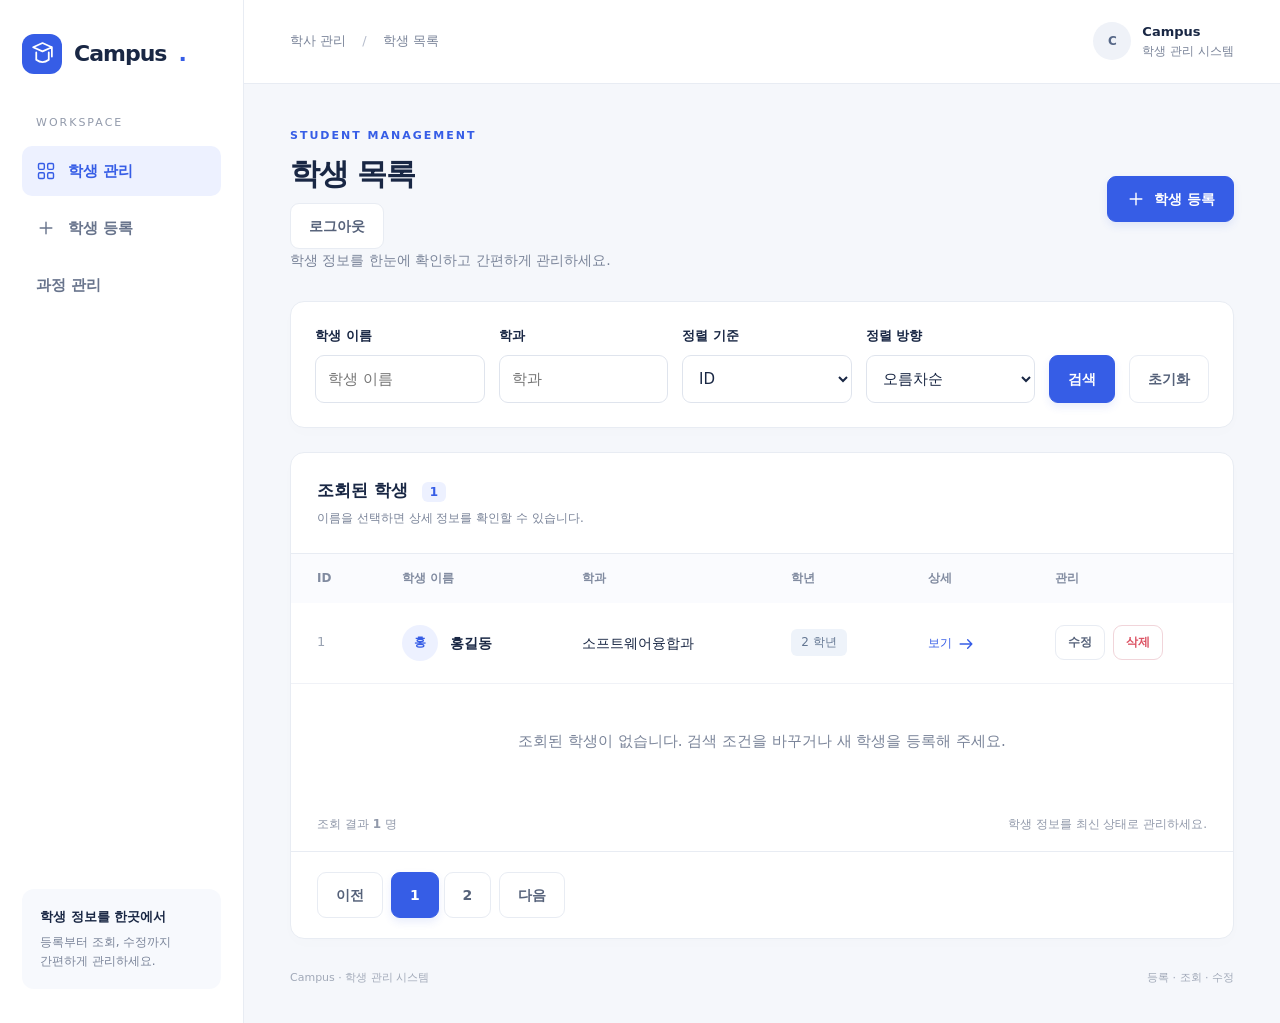
<file: src/main/resources/templates/students.html>
<!doctype html>
<html lang="ko" xmlns:th="http://www.thymeleaf.org">
    <head>
        <meta charset="UTF-8" />
        <meta name="viewport" content="width=device-width, initial-scale=1" />
        <title>학생 목록 · Campus</title>
        <style>
            :root {
                --blue: #365de6;
                --navy: #192744;
                --muted: #7a8499;
                --line: #e8ecf3;
                --bg: #f5f7fb;
            }

            * {
                box-sizing: border-box;
            }

            body {
                margin: 0;
                background: var(--bg);
                color: var(--navy);
                font:
                    15px/1.6 "Pretendard",
                    "Noto Sans KR",
                    system-ui,
                    -apple-system,
                    sans-serif;
            }

            a {
                color: inherit;
                text-decoration: none;
            }

            button,
            input,
            select {
                font: inherit;
            }

            button,
            a,
            input,
            select {
                outline-offset: 4px;
            }

            button {
                cursor: pointer;
            }

            svg {
                width: 20px;
                height: 20px;
                vertical-align: middle;
                flex-shrink: 0;
            }

            .shell {
                min-height: 100vh;
                display: grid;
                grid-template-columns: 244px 1fr;
            }

            .sidebar {
                background: #fff;
                border-right: 1px solid var(--line);
                padding: 34px 22px;
                display: flex;
                flex-direction: column;
                gap: 40px;
            }

            .brand {
                display: flex;
                align-items: center;
                gap: 12px;
                font-size: 22px;
                font-weight: 800;
                letter-spacing: -1px;
            }

            .brand-mark {
                width: 40px;
                height: 40px;
                border-radius: 12px;
                display: grid;
                place-items: center;
                background: var(--blue);
                color: white;
            }

            .brand-mark svg {
                width: 25px;
                height: 25px;
            }

            .nav-label {
                font-size: 11px;
                letter-spacing: 2px;
                color: #929aab;
                margin: 0 14px 14px;
            }

            .nav-item {
                display: flex;
                gap: 12px;
                align-items: center;
                border-radius: 10px;
                padding: 13px 14px;
                color: #68748c;
                font-weight: 600;
                margin-bottom: 7px;
            }

            .nav-item.active {
                background: #edf1ff;
                color: var(--blue);
            }

            .sidebar-note {
                margin-top: auto;
                background: #f7f9fd;
                padding: 18px;
                border-radius: 12px;
                color: var(--muted);
                font-size: 12px;
            }

            .sidebar-note strong {
                display: block;
                color: var(--navy);
                font-size: 13px;
                margin-bottom: 5px;
            }

            .workspace {
                min-width: 0;
            }

            .topbar {
                height: 84px;
                background: #fff;
                border-bottom: 1px solid var(--line);
                display: flex;
                justify-content: space-between;
                align-items: center;
                padding: 0 46px;
            }

            .crumb {
                font-size: 13px;
                color: var(--muted);
            }

            .crumb span {
                margin: 0 12px;
                color: #b6bdcc;
            }

            .account {
                display: flex;
                gap: 11px;
                align-items: center;
                font-size: 12px;
                color: var(--muted);
            }

            .account strong {
                display: block;
                font-size: 13px;
                color: var(--navy);
            }

            .avatar {
                width: 38px;
                height: 38px;
                border-radius: 50%;
                display: grid;
                place-items: center;
                background: #eff2f8;
                color: #566787;
                font-weight: 700;
            }

            .main {
                padding: 43px 46px 36px;
                max-width: 1380px;
                margin: auto;
            }

            .eyebrow {
                font-size: 11px;
                font-weight: 700;
                letter-spacing: 2px;
                color: var(--blue);
                margin: 0 0 9px;
            }

            .page-head {
                display: flex;
                align-items: center;
                justify-content: space-between;
                gap: 20px;
                margin-bottom: 30px;
            }

            h1 {
                font-size: 30px;
                letter-spacing: -1px;
                line-height: 1.3;
                margin: 0 0 10px;
            }

            h2 {
                font-size: 17px;
                margin: 0;
                font-weight: 700;
            }

            .subtitle {
                color: var(--muted);
                margin: 0;
                font-size: 14px;
            }

            .btn {
                display: inline-flex;
                justify-content: center;
                align-items: center;
                gap: 8px;
                border: 1px solid var(--line);
                border-radius: 9px;
                padding: 11px 18px;
                background: #fff;
                color: #56627a;
                font-size: 14px;
                font-weight: 600;
                white-space: nowrap;
                transition:
                    background 0.15s,
                    transform 0.15s;
            }

            .btn:hover {
                background: #f0f3fa;
                transform: translateY(-1px);
            }

            .btn.primary {
                background: var(--blue);
                color: #fff;
                border-color: var(--blue);
                box-shadow: 0 4px 8px #365de61c;
            }

            .btn.primary:hover {
                background: #2c4ed0;
            }

            .btn.danger {
                color: #dc5263;
                border-color: #f1d5da;
                background: #fff;
            }

            .btn.danger:hover {
                background: #fff4f5;
            }

            .stats {
                display: grid;
                grid-template-columns: repeat(3, 1fr);
                gap: 18px;
                margin-bottom: 27px;
            }

            .stat {
                background: #fff;
                border: 1px solid var(--line);
                padding: 21px 24px;
                border-radius: 13px;
                display: flex;
                justify-content: space-between;
                align-items: center;
            }

            .stat-label {
                color: var(--muted);
                font-size: 12px;
            }

            .stat-value {
                font-size: 27px;
                font-weight: 750;
                line-height: 1.4;
                margin-top: 4px;
            }

            .stat-value small {
                font-size: 13px;
                font-weight: 500;
                margin-left: 5px;
                color: var(--muted);
            }

            .stat-icon {
                display: grid;
                place-items: center;
                width: 45px;
                height: 45px;
                border-radius: 12px;
                background: #edf1ff;
                color: var(--blue);
            }

            .stat:nth-child(2) .stat-icon {
                background: #eaf7f4;
                color: #38a489;
            }

            .stat:nth-child(3) .stat-icon {
                background: #f3effd;
                color: #9263d8;
            }

            .card {
                background: #fff;
                border: 1px solid var(--line);
                border-radius: 14px;
                overflow: hidden;
                box-shadow: 0 5px 16px #19274403;
            }

            .card-head {
                display: flex;
                align-items: center;
                justify-content: space-between;
                gap: 14px;
                padding: 24px 26px;
                border-bottom: 1px solid var(--line);
            }

            .card-head p {
                font-size: 12px;
                color: var(--muted);
                margin: 5px 0 0;
            }

            .count {
                color: var(--blue);
                background: #edf1ff;
                border-radius: 6px;
                font-size: 12px;
                padding: 3px 8px;
                margin-left: 8px;
            }

            .search {
                display: flex;
                align-items: center;
                gap: 9px;
                border: 1px solid var(--line);
                border-radius: 8px;
                padding: 9px 12px;
                color: var(--muted);
                background: #fafbfe;
            }

            .search input {
                background: transparent;
                border: 0;
                width: 200px;
                outline: 0;
                font-size: 13px;
                color: var(--navy);
            }

            .table-scroll {
                overflow-x: auto;
            }

            table {
                width: 100%;
                border-collapse: collapse;
                text-align: left;
                white-space: nowrap;
                font-size: 14px;
            }

            th {
                background: #fafbfe;
                color: #818ba0;
                font-size: 12px;
                font-weight: 600;
                padding: 15px 26px;
            }

            td {
                padding: 22px 26px;
                border-bottom: 1px solid #f0f2f7;
            }

            tbody tr:hover {
                background: #fbfcff;
            }

            td:first-child {
                color: #9aa3b3;
                font-size: 13px;
            }

            .student-name {
                display: flex;
                align-items: center;
                gap: 12px;
                font-weight: 650;
            }

            .student-name .avatar {
                background: #edf1ff;
                color: var(--blue);
                width: 36px;
                height: 36px;
                font-size: 12px;
            }

            .badge {
                display: inline-block;
                background: #eef3fa;
                color: #637692;
                padding: 4px 10px;
                border-radius: 6px;
                font-size: 12px;
            }

            .detail-link {
                font-size: 12px;
                color: var(--blue);
            }

            .row-actions {
                display: flex;
                align-items: center;
                gap: 8px;
            }

            .row-actions form {
                margin: 0;
            }

            .row-actions .btn {
                padding: 7px 12px;
                font-size: 12px;
            }

            .table-foot {
                padding: 17px 26px;
                display: flex;
                justify-content: space-between;
                color: #9199aa;
                font-size: 12px;
            }

            .layout {
                display: grid;
                grid-template-columns: minmax(0, 1fr) 280px;
                gap: 24px;
                align-items: start;
            }

            .form-body {
                padding: 28px;
            }

            .field {
                margin: 0 0 24px;
            }

            .field label {
                display: block;
                font-size: 13px;
                font-weight: 650;
                margin-bottom: 9px;
            }

            .required {
                color: var(--blue);
                margin-left: 3px;
            }

            .field input {
                width: 100%;
                border: 1px solid #dfe4ed;
                border-radius: 9px;
                padding: 12px 14px;
                background: #fff;
                color: var(--navy);
                transition: 0.15s;
            }

            .field input:focus {
                outline: 0;
                border-color: var(--blue);
                box-shadow: 0 0 0 3px #365de617;
            }

            .field input::placeholder {
                color: #b1b8c7;
            }

            .field small {
                display: block;
                font-size: 12px;
                color: #949dad;
                margin-top: 7px;
            }

            .field .error {
                display: block;
                color: #d94c60;
                font-size: 12px;
                margin-top: 6px;
            }

            .actions {
                padding: 20px 28px;
                border-top: 1px solid var(--line);
                display: flex;
                justify-content: flex-end;
                gap: 10px;
                background: #fdfdff;
            }

            .help {
                padding: 24px;
                background: #edf2ff;
                border: 1px solid #e1e8ff;
                border-radius: 13px;
            }

            .help svg {
                color: var(--blue);
            }

            .help h2 {
                font-size: 14px;
                margin: 12px 0 9px;
            }

            .help p {
                color: #7886a3;
                font-size: 13px;
                line-height: 1.9;
                margin: 0;
            }

            .help hr {
                border: 0;
                border-top: 1px solid #dce4fa;
                margin: 20px 0;
            }

            .profile {
                display: flex;
                align-items: center;
                gap: 20px;
                padding: 30px 28px;
                border-bottom: 1px solid var(--line);
            }

            .profile-avatar {
                width: 72px;
                height: 72px;
                border-radius: 19px;
                background: #edf1ff;
                color: var(--blue);
                display: grid;
                place-items: center;
                font-size: 25px;
                font-weight: 700;
            }

            .profile h2 {
                font-size: 22px;
                margin-bottom: 5px;
            }

            .profile p {
                font-size: 13px;
                color: var(--muted);
                margin: 0;
            }

            .details {
                padding: 7px 28px 22px;
            }

            .info-row {
                padding: 20px 0;
                display: grid;
                grid-template-columns: 125px 1fr;
                border-bottom: 1px solid #f0f2f7;
            }

            .info-row:last-child {
                border: 0;
            }

            .info-row dt {
                font-size: 13px;
                color: var(--muted);
            }

            .info-row dd {
                margin: 0;
                font-size: 14px;
                font-weight: 600;
            }

            .success {
                display: flex;
                gap: 12px;
                align-items: center;
                padding: 16px 20px;
                margin-bottom: 22px;
                border: 1px solid #d5ece3;
                border-radius: 10px;
                background: #eef9f4;
                color: #359071;
                font-size: 13px;
            }

            .footer {
                display: flex;
                justify-content: space-between;
                font-size: 11px;
                color: #a1a9b8;
                margin-top: 30px;
            }

            .empty {
                padding: 45px;
                text-align: center;
                color: var(--muted);
            }

            .empty[hidden] {
                display: none;
            }

            @media (max-width: 1100px) {
                .layout {
                    grid-template-columns: 1fr;
                }

                .help {
                    display: none;
                }

                .main {
                    padding: 32px;
                }

                .topbar {
                    padding: 0 32px;
                }

                .shell {
                    grid-template-columns: 215px 1fr;
                }

                .sidebar {
                    padding: 30px 16px;
                }

                .stats {
                    gap: 12px;
                }

                .stat {
                    padding: 18px;
                }
            }

            @media (max-width: 760px) {
                .shell {
                    display: block;
                }

                .sidebar {
                    padding: 16px 20px;
                    border-right: 0;
                    border-bottom: 1px solid var(--line);
                    display: flex;
                    flex-direction: row;
                    align-items: center;
                    gap: 18px;
                }

                .brand {
                    font-size: 18px;
                }

                .brand-mark {
                    width: 32px;
                    height: 32px;
                }

                .sidebar nav {
                    display: flex;
                    margin-left: auto;
                }

                .nav-label,
                .sidebar-note {
                    display: none;
                }

                .nav-item {
                    padding: 8px 10px;
                    margin: 0;
                    font-size: 12px;
                    gap: 6px;
                }

                .nav-item svg {
                    display: none;
                }

                .topbar {
                    height: 60px;
                    padding: 0 20px;
                }

                .account div:last-child {
                    display: none;
                }

                .main {
                    padding: 26px 20px;
                }

                .page-head {
                    align-items: flex-start;
                }

                h1 {
                    font-size: 24px;
                }

                .subtitle {
                    font-size: 12px;
                }

                .btn {
                    padding: 10px 13px;
                    font-size: 12px;
                }

                .stats {
                    grid-template-columns: 1fr;
                }

                .stat {
                    padding: 15px 20px;
                }

                .stat-value {
                    font-size: 22px;
                }

                .card-head {
                    padding: 20px;
                    flex-wrap: wrap;
                }

                .search {
                    width: 100%;
                }

                .search input {
                    width: 100%;
                }

                .form-body,
                .details {
                    padding: 22px;
                }

                .actions {
                    padding: 18px 22px;
                }

                .profile {
                    padding: 24px 22px;
                }

                .info-row {
                    grid-template-columns: 95px 1fr;
                }

                th,
                td {
                    padding: 16px 20px;
                }

                .footer {
                    gap: 16px;
                }

                .table-foot {
                    padding: 15px 20px;
                }
            }

            .search-card {
                margin-bottom: 24px;
            }

            .search-form {
                display: flex;
                flex-wrap: wrap;
                align-items: flex-end;
                gap: 14px;
                padding: 24px;
            }

            .search-field {
                flex: 1 1 160px;
                min-width: 0;
            }

            .search-field label {
                display: block;
                margin-bottom: 8px;
                font-size: 13px;
                font-weight: 650;
            }

            .search-field input,
            .search-field select {
                width: 100%;
                min-height: 48px;
                padding: 11px 12px;
                border: 1px solid #dfe4ed;
                border-radius: 9px;
                background: #fff;
                color: var(--navy);
            }

            .search-field input:focus,
            .search-field select:focus {
                outline: none;
                border-color: var(--blue);
                box-shadow: 0 0 0 3px #365de617;
            }

            .search-form .btn {
                min-height: 48px;
            }

            @media (max-width: 760px) {
                .search-field {
                    flex-basis: 100%;
                }

                .search-form .btn {
                    flex: 1;
                }
            }
        </style>
    </head>
    <body>
        <div class="shell">
            <aside class="sidebar">
                <a class="brand" href="students.html" th:href="@{/students}">
                    <span class="brand-mark">
                        <svg
                            viewBox="0 0 24 24"
                            fill="none"
                            stroke="currentColor"
                            stroke-width="1.7"
                            stroke-linecap="round"
                            stroke-linejoin="round"
                            aria-hidden="true"
                        >
                            <path d="m3 5 9 4 9-4-9-4-9 4Zm3 5v7c4 3 8 3 12 0v-7M21 5v9" />
                        </svg>
                    </span>
                    Campus
                    <span style="color: #365de6"> . </span>
                </a>
                <nav aria-label="주 메뉴">
                    <p class="nav-label">WORKSPACE</p>
                    <a class="nav-item active" href="students.html" th:href="@{/students}">
                        <svg
                            viewBox="0 0 24 24"
                            fill="none"
                            stroke="currentColor"
                            stroke-width="1.7"
                            stroke-linecap="round"
                            stroke-linejoin="round"
                            aria-hidden="true"
                        >
                            <rect x="3" y="3" width="7" height="7" rx="1.5" />
                            <rect x="14" y="3" width="7" height="7" rx="1.5" />
                            <rect x="3" y="14" width="7" height="7" rx="1.5" />
                            <rect x="14" y="14" width="7" height="7" rx="1.5" />
                        </svg>
                        학생 관리
                    </a>
                    <a class="nav-item" href="student-form.html" th:href="@{/student-form}">
                        <svg
                            viewBox="0 0 24 24"
                            fill="none"
                            stroke="currentColor"
                            stroke-width="1.7"
                            stroke-linecap="round"
                            stroke-linejoin="round"
                            aria-hidden="true"
                        >
                            <path d="M12 5v14M5 12h14" />
                        </svg>
                        학생 등록
                    </a>
                    <a class="nav-item" href="courses.html" th:href="@{/courses}">과정 관리</a>
                </nav>
                <div class="sidebar-note">
                    <strong> 학생 정보를 한곳에서 </strong>
                    등록부터 조회, 수정까지
                    <br />
                    간편하게 관리하세요.
                </div>
            </aside>
            <div class="workspace">
                <header class="topbar">
                    <div class="crumb">
                        학사 관리
                        <span> / </span>
                        학생 목록
                    </div>
                    <div class="account">
                        <div class="avatar">C</div>
                        <div>
                            <strong> Campus </strong>
                            학생 관리 시스템
                        </div>
                    </div>
                </header>
                <main class="main">
                    <div class="page-head">
                        <div>
                            <p class="eyebrow">STUDENT MANAGEMENT</p>
                            <h1>학생 목록</h1>
                            <form th:action="@{/logout}" method="post">
                                <button class="btn" type="submit">로그아웃</button>
                            </form>
                            <p class="subtitle">학생 정보를 한눈에 확인하고 간편하게 관리하세요.</p>
                        </div>
                        <a class="btn primary" href="student-form.html" th:href="@{/student-form}">
                            <svg
                                viewBox="0 0 24 24"
                                fill="none"
                                stroke="currentColor"
                                stroke-width="1.7"
                                stroke-linecap="round"
                                stroke-linejoin="round"
                                aria-hidden="true"
                            >
                                <path d="M12 5v14M5 12h14" />
                            </svg>
                            학생 등록
                        </a>
                    </div>
                    <!-- 이름·학과 검색 및 정렬: GET /students -->
                    <section class="card search-card">
                        <form
                            class="search-form"
                            th:action="@{/students}"
                            action="students.html"
                            method="get"
                        >
                            <div class="search-field">
                                <label for="nameKeyword"> 학생 이름 </label>
                                <input
                                    type="text"
                                    id="nameKeyword"
                                    name="nameKeyword"
                                    th:value="${nameKeyword}"
                                    placeholder="학생 이름"
                                />
                            </div>
                            <div class="search-field">
                                <label for="majorKeyword"> 학과 </label>
                                <input
                                    type="text"
                                    id="majorKeyword"
                                    name="majorKeyword"
                                    th:value="${majorKeyword}"
                                    placeholder="학과"
                                />
                            </div>
                            <div class="search-field">
                                <label for="sortField"> 정렬 기준 </label>
                                <select id="sortField" name="sortField">
                                    <option value="id" th:selected="${sortField == 'id'}">
                                        ID
                                    </option>
                                    <option value="name" th:selected="${sortField == 'name'}">
                                        이름
                                    </option>
                                    <option value="major" th:selected="${sortField == 'major'}">
                                        학과
                                    </option>
                                    <option value="grade" th:selected="${sortField == 'grade'}">
                                        학년
                                    </option>
                                </select>
                            </div>
                            <div class="search-field">
                                <label for="sortDir"> 정렬 방향 </label>
                                <select id="sortDir" name="sortDir">
                                    <option value="asc" th:selected="${sortDir == 'asc'}">
                                        오름차순
                                    </option>
                                    <option value="desc" th:selected="${sortDir == 'desc'}">
                                        내림차순
                                    </option>
                                </select>
                            </div>
                            <input type="hidden" name="page" value="0" />
                            <input type="hidden" name="size" th:value="${size}" />
                            <button class="btn primary" type="submit">검색</button>
                            <a class="btn" href="students.html" th:href="@{/students}"> 초기화 </a>
                        </form>
                    </section>
                    <section class="card">
                        <div class="card-head">
                            <div>
                                <h2>
                                    조회된 학생
                                    <span class="count" th:text="${totalItems}"> 1 </span>
                                </h2>
                                <p>이름을 선택하면 상세 정보를 확인할 수 있습니다.</p>
                            </div>
                        </div>
                        <div class="table-scroll" th:unless="${#lists.isEmpty(students)}">
                            <table>
                                <thead>
                                    <tr>
                                        <th scope="col">ID</th>
                                        <th scope="col">학생 이름</th>
                                        <th scope="col">학과</th>
                                        <th scope="col">학년</th>
                                        <th scope="col">상세</th>
                                        <th scope="col">관리</th>
                                    </tr>
                                </thead>
                                <tbody>
                                    <tr th:each="student : ${students}" data-student>
                                        <td th:text="${student.id}">1</td>
                                        <td>
                                            <a
                                                class="student-name"
                                                href="student-detail.html"
                                                th:href="@{/students/{id}(id=${student.id})}"
                                            >
                                                <span
                                                    class="avatar"
                                                    th:text="${#strings.isEmpty(student.name) ? '?' : #strings.substring(student.name, 0, 1)}"
                                                >
                                                    홍
                                                </span>
                                                <span data-name th:text="${student.name}">
                                                    홍길동
                                                </span>
                                            </a>
                                        </td>
                                        <td data-major th:text="${student.major}">
                                            소프트웨어융합과
                                        </td>
                                        <td>
                                            <span class="badge">
                                                <span th:text="${student.grade}"> 2 </span>
                                                학년
                                            </span>
                                        </td>
                                        <td>
                                            <a
                                                class="detail-link"
                                                href="student-detail.html"
                                                th:href="@{/students/{id}(id=${student.id})}"
                                                aria-label="학생 상세 보기"
                                            >
                                                보기
                                                <svg
                                                    viewBox="0 0 24 24"
                                                    fill="none"
                                                    stroke="currentColor"
                                                    stroke-width="1.7"
                                                    stroke-linecap="round"
                                                    stroke-linejoin="round"
                                                    aria-hidden="true"
                                                >
                                                    <path d="M5 12h14m-5-5 5 5-5 5" />
                                                </svg>
                                            </a>
                                        </td>
                                        <td>
                                            <div class="row-actions">
                                                <a
                                                    class="btn"
                                                    href="student-edit.html"
                                                    th:href="@{/students/{id}/edit(id=${student.id})}"
                                                    th:aria-label="|${student.name} 학생 수정|"
                                                    >수정</a
                                                >
                                                <form
                                                    method="post"
                                                    th:action="@{/students/{id}/delete(id=${student.id})}"
                                                    onsubmit="
                                                        return confirm(
                                                            '이 학생을 삭제하시겠습니까? 삭제 후에는 복구할 수 없습니다.',
                                                        );
                                                    "
                                                >
                                                    <button
                                                        class="btn danger"
                                                        type="submit"
                                                        th:aria-label="|${student.name} 학생 삭제|"
                                                    >
                                                        삭제
                                                    </button>
                                                </form>
                                            </div>
                                        </td>
                                    </tr>
                                </tbody>
                            </table>
                        </div>
                        <div class="empty" th:if="${#lists.isEmpty(students)}">
                            조회된 학생이 없습니다. 검색 조건을 바꾸거나 새 학생을 등록해 주세요.
                        </div>
                        <div class="table-foot">
                            <span>
                                조회 결과
                                <strong th:text="${totalItems}"> 1 </strong>
                                명
                            </span>
                            <span> 학생 정보를 최신 상태로 관리하세요. </span>
                        </div>
                        <nav
                            aria-label="학생 목록 페이지"
                            th:if="${totalPages > 0}"
                            style="
                                display: flex;
                                flex-wrap: wrap;
                                gap: 8px;
                                align-items: center;
                                padding: 20px 26px;
                                border-top: 1px solid #e8ecf3;
                            "
                        >
                            <a
                                class="btn"
                                th:if="${currentPage > 0}"
                                th:href="@{/students(page=${currentPage - 1},size=${size},nameKeyword=${nameKeyword},majorKeyword=${majorKeyword},sortField=${sortField},sortDir=${sortDir})}"
                                >이전</a
                            >
                            <span th:each="pageNumber : ${#numbers.sequence(0, totalPages - 1)}">
                                <strong
                                    class="btn primary"
                                    aria-current="page"
                                    th:if="${pageNumber == currentPage}"
                                    th:text="${pageNumber + 1}"
                                    >1</strong
                                >
                                <a
                                    class="btn"
                                    th:if="${pageNumber != currentPage}"
                                    th:href="@{/students(page=${pageNumber},size=${size},nameKeyword=${nameKeyword},majorKeyword=${majorKeyword},sortField=${sortField},sortDir=${sortDir})}"
                                    th:text="${pageNumber + 1}"
                                    >2</a
                                >
                            </span>
                            <a
                                class="btn"
                                th:if="${currentPage < totalPages - 1}"
                                th:href="@{/students(page=${currentPage + 1},size=${size},nameKeyword=${nameKeyword},majorKeyword=${majorKeyword},sortField=${sortField},sortDir=${sortDir})}"
                                >다음</a
                            >
                        </nav>
                    </section>
                    <footer class="footer">
                        <span> Campus · 학생 관리 시스템 </span>
                        <span> 등록 · 조회 · 수정 </span>
                    </footer>
                </main>
            </div>
        </div>
    </body>
</html>
</file>
